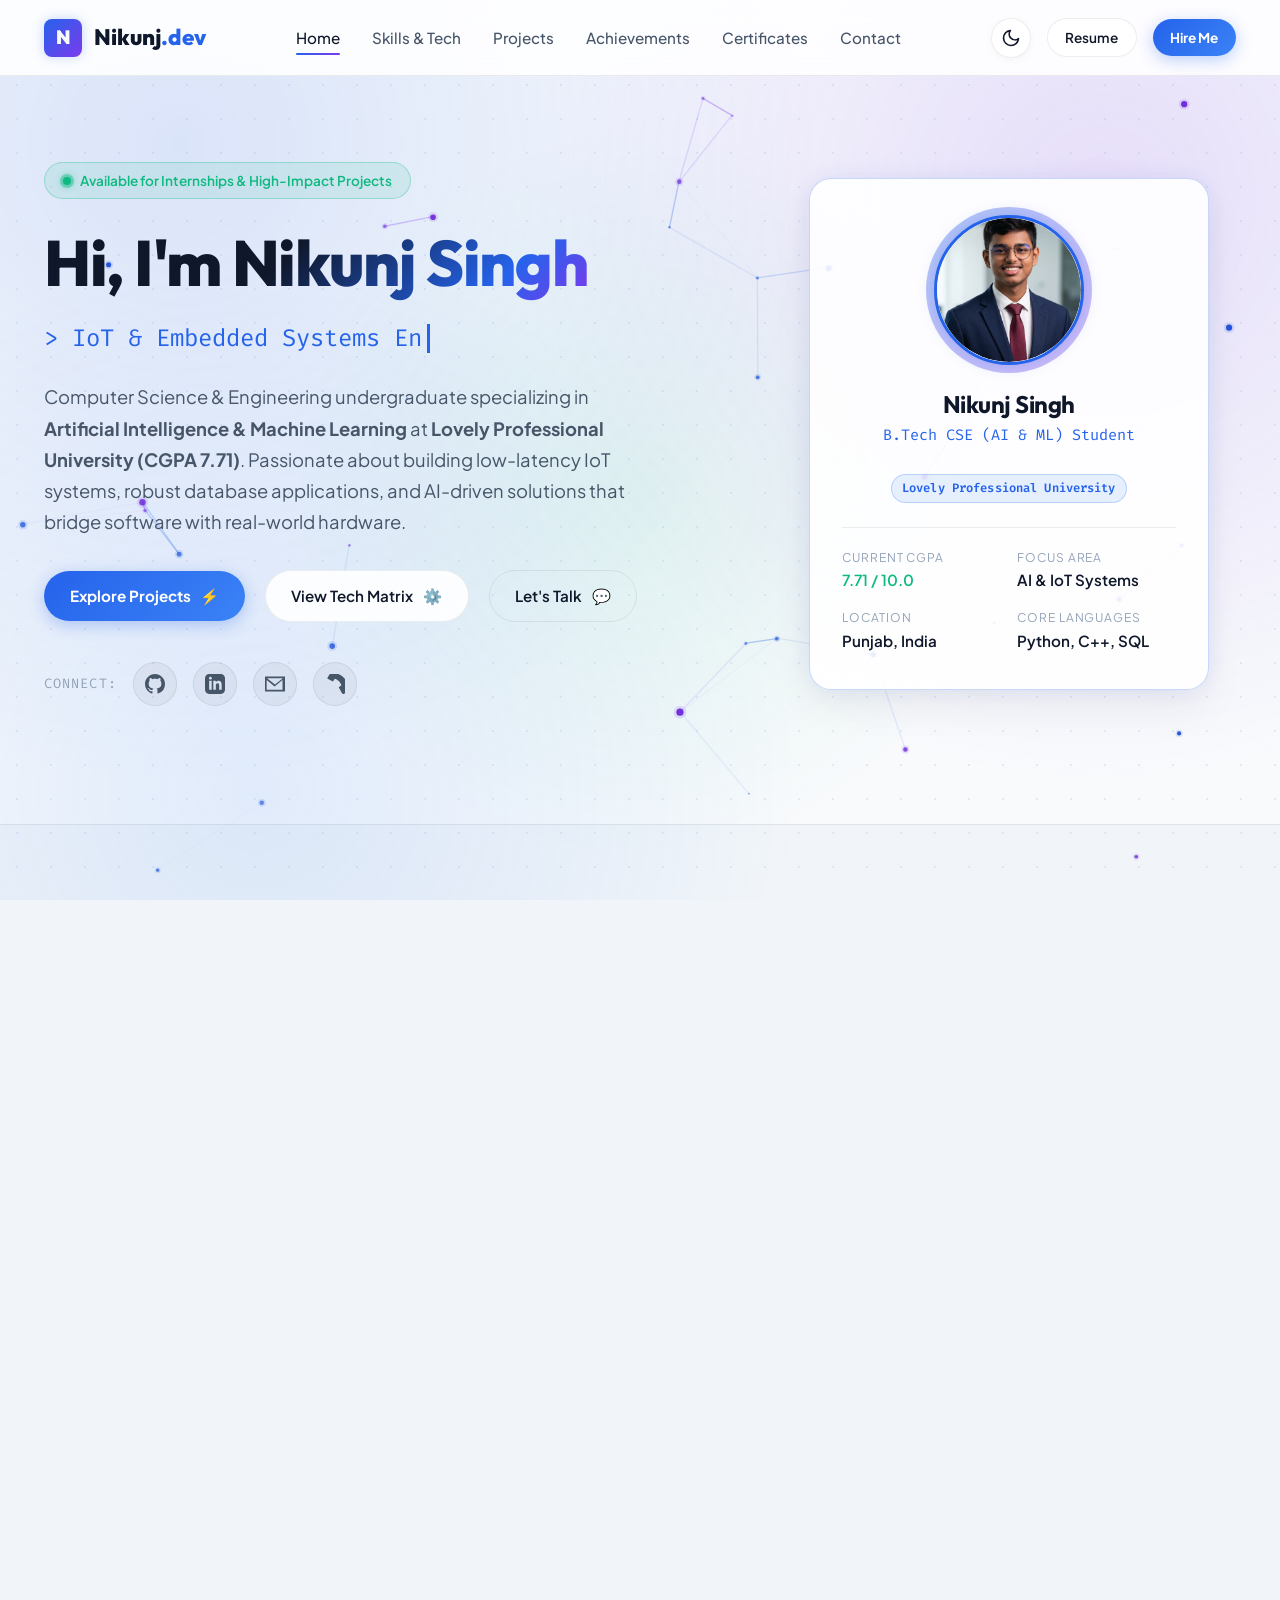
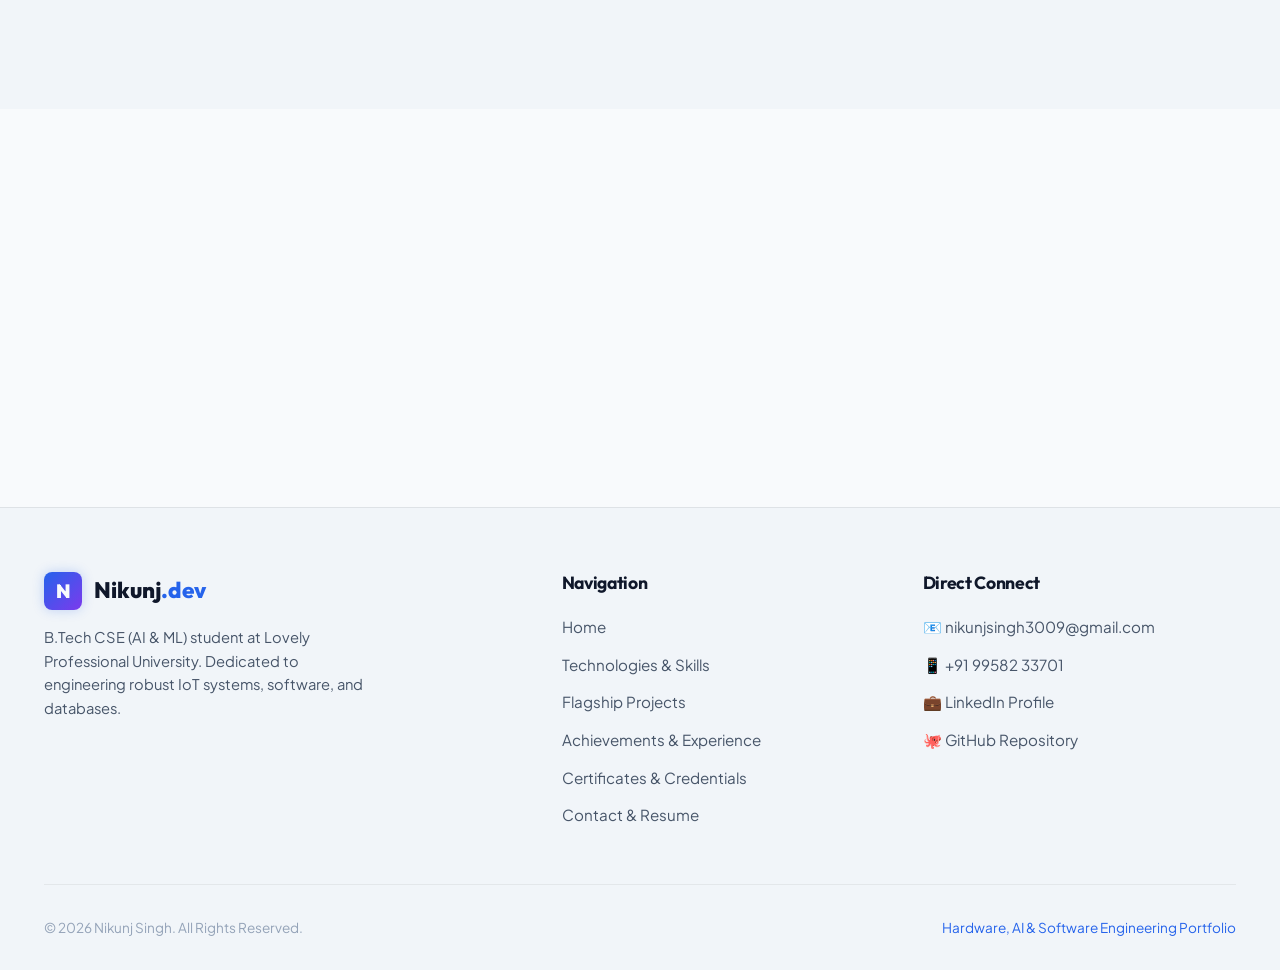
<file: index.html>
<!DOCTYPE html>
<html lang="en">
<head>
  <meta charset="UTF-8">
  <meta name="viewport" content="width=device-width, initial-scale=1.0">
  <title>Nikunj Singh | Computer Science & AI Engineer Portfolio</title>
  <meta name="description" content="Portfolio of Nikunj Singh - B.Tech CSE student specializing in Artificial Intelligence & Machine Learning at Lovely Professional University. IoT innovator, Python & Database developer, NCC cadet, and AIESEC leader.">
  <meta name="keywords" content="Nikunj Singh, Portfolio, AI, Machine Learning, IoT, ESP32, Python, MySQL, LPU, NCC, Developer">
  <meta name="author" content="Nikunj Singh">

  <!-- Open Graph Meta Tags -->
  <meta property="og:title" content="Nikunj Singh | CSE & AI Portfolio">
  <meta property="og:description" content="Explore projects, skills, achievements, and certifications of Nikunj Singh.">
  <meta property="og:type" content="website">

  <!-- Favicon Icon -->
  <link rel="icon" href="data:image/svg+xml,<svg xmlns=%22http://www.w3.org/2000/svg%22 viewBox=%220 0 100 100%22><text y=%22.9em%22 font-size=%2290%22>🚀</text></svg>">

  <!-- Stylesheets -->
  <link rel="stylesheet" href="css/style.css">
  <link rel="stylesheet" href="css/components.css">

  <!-- Zero-Flicker Instant Theme Script -->
  <script>
    (function() {
      var saved = localStorage.getItem('portfolio-theme');
      if (saved === 'dark' || saved === 'light') {
        document.documentElement.setAttribute('data-theme', saved);
      } else if (window.matchMedia && window.matchMedia('(prefers-color-scheme: dark)').matches) {
        document.documentElement.setAttribute('data-theme', 'dark');
      }
    })();
  </script>
</head>
<body>

  <!-- Top Scroll Progress Bar -->
  <div id="scroll-progress"></div>

  <!-- Interactive Background Canvas -->
  <canvas id="particle-canvas"></canvas>

  <!-- =========================================================================
       NAVIGATION BAR
       ========================================================================= -->
  <header class="navbar">
    <div class="container nav-container">
      <a href="index.html" class="brand-logo">
        <div class="logo-icon">N</div>
        <span>Nikunj<span class="logo-dot">.dev</span></span>
      </a>

      <ul class="nav-menu">
        <li><a href="index.html" class="nav-link active">Home</a></li>
        <li><a href="skills.html" class="nav-link">Skills & Tech</a></li>
        <li><a href="projects.html" class="nav-link">Projects</a></li>
        <li><a href="achievements.html" class="nav-link">Achievements</a></li>
        <li><a href="certificates.html" class="nav-link">Certificates</a></li>
        <li><a href="contact.html" class="nav-link">Contact</a></li>
      </ul>

      <div class="nav-actions">
        <button class="theme-toggle-btn" aria-label="Toggle dark/light theme" title="Toggle theme">
          <svg class="theme-icon icon-moon" xmlns="http://www.w3.org/2000/svg" width="20" height="20" viewBox="0 0 24 24" fill="none" stroke="currentColor" stroke-width="2" stroke-linecap="round" stroke-linejoin="round">
            <path d="M21 12.79A9 9 0 1 1 11.21 3 7 7 0 0 0 21 12.79z"></path>
          </svg>
          <svg class="theme-icon icon-sun" xmlns="http://www.w3.org/2000/svg" width="20" height="20" viewBox="0 0 24 24" fill="none" stroke="currentColor" stroke-width="2" stroke-linecap="round" stroke-linejoin="round">
            <circle cx="12" cy="12" r="5"></circle>
            <line x1="12" y1="1" x2="12" y2="3"></line>
            <line x1="12" y1="21" x2="12" y2="23"></line>
            <line x1="4.22" y1="4.22" x2="5.64" y2="5.64"></line>
            <line x1="18.36" y1="18.36" x2="19.78" y2="19.78"></line>
            <line x1="1" y1="12" x2="3" y2="12"></line>
            <line x1="21" y1="12" x2="23" y2="12"></line>
            <line x1="4.22" y1="19.78" x2="5.64" y2="18.36"></line>
            <line x1="18.36" y1="5.64" x2="19.78" y2="4.22"></line>
          </svg>
        </button>
        <a href="contact.html#resume-section" class="btn btn-sm btn-secondary">Resume</a>
        <a href="contact.html" class="btn btn-sm btn-primary">Hire Me</a>
        <button class="nav-toggle" aria-label="Toggle navigation menu">☰</button>
      </div>
    </div>
  </header>

  <!-- Mobile Drawer Menu -->
  <div class="mobile-nav-drawer">
    <a href="index.html" class="nav-link active"><span>Home</span> <span>→</span></a>
    <a href="skills.html" class="nav-link"><span>Skills & Tech Stack</span> <span>→</span></a>
    <a href="projects.html" class="nav-link"><span>Flagship Projects</span> <span>→</span></a>
    <a href="achievements.html" class="nav-link"><span>Achievements & Leadership</span> <span>→</span></a>
    <a href="certificates.html" class="nav-link"><span>Certifications</span> <span>→</span></a>
    <a href="contact.html" class="nav-link"><span>Get In Touch</span> <span>→</span></a>
    <div class="mobile-theme-row">
      <span class="mobile-theme-label">
        <span>🌓</span>
        <span class="mobile-theme-text">Theme Mode</span>
      </span>
      <button class="theme-toggle-btn mobile-toggle" aria-label="Toggle dark/light theme" title="Toggle theme">
        <svg class="theme-icon icon-moon" xmlns="http://www.w3.org/2000/svg" width="20" height="20" viewBox="0 0 24 24" fill="none" stroke="currentColor" stroke-width="2" stroke-linecap="round" stroke-linejoin="round">
          <path d="M21 12.79A9 9 0 1 1 11.21 3 7 7 0 0 0 21 12.79z"></path>
        </svg>
        <svg class="theme-icon icon-sun" xmlns="http://www.w3.org/2000/svg" width="20" height="20" viewBox="0 0 24 24" fill="none" stroke="currentColor" stroke-width="2" stroke-linecap="round" stroke-linejoin="round">
          <circle cx="12" cy="12" r="5"></circle>
          <line x1="12" y1="1" x2="12" y2="3"></line>
          <line x1="12" y1="21" x2="12" y2="23"></line>
          <line x1="4.22" y1="4.22" x2="5.64" y2="5.64"></line>
          <line x1="18.36" y1="18.36" x2="19.78" y2="19.78"></line>
          <line x1="1" y1="12" x2="3" y2="12"></line>
          <line x1="21" y1="12" x2="23" y2="12"></line>
          <line x1="4.22" y1="19.78" x2="5.64" y2="18.36"></line>
          <line x1="18.36" y1="5.64" x2="19.78" y2="4.22"></line>
        </svg>
      </button>
    </div>
    <div style="margin-top: 0.5rem; display: flex; gap: 0.75rem;">
      <a href="contact.html#resume-section" class="btn btn-secondary" style="flex:1;">View Resume</a>
      <a href="contact.html" class="btn btn-primary" style="flex:1;">Connect</a>
    </div>
  </div>

  <main>
    <!-- =======================================================================
         1. HERO SECTION
         ======================================================================= -->
    <section class="hero-section">
      <div class="container">
        <div class="hero-grid">
          
          <div class="hero-content reveal">
            <div class="hero-badge">
              <span class="status-dot"></span>
              Available for Internships & High-Impact Projects
            </div>

            <h1 class="hero-title">
              Hi, I'm <span class="gradient-text">Nikunj Singh</span>
            </h1>

            <div class="typed-text-wrapper">
              <span>&gt;&nbsp;</span><span id="typed-text"></span><span class="typed-cursor"></span>
            </div>

            <p class="hero-bio">
              Computer Science & Engineering undergraduate specializing in <strong>Artificial Intelligence & Machine Learning</strong> at <strong>Lovely Professional University (CGPA 7.71)</strong>. Passionate about building low-latency IoT systems, robust database applications, and AI-driven solutions that bridge software with real-world hardware.
            </p>

            <div class="hero-cta">
              <a href="projects.html" class="btn btn-primary">
                <span>Explore Projects</span>
                <span>⚡</span>
              </a>
              <a href="skills.html" class="btn btn-secondary">
                <span>View Tech Matrix</span>
                <span>⚙️</span>
              </a>
              <a href="contact.html" class="btn btn-outline">
                <span>Let's Talk</span>
                <span>💬</span>
              </a>
            </div>

            <div class="hero-socials">
              <span style="font-size: 0.85rem; color: var(--text-subtle); text-transform: uppercase; font-family: var(--font-mono); letter-spacing: 0.08em;">Connect:</span>
              <a href="https://github.com/nikunjsingh3009" target="_blank" rel="noopener noreferrer" class="social-btn" title="GitHub Profile">
                <svg width="20" height="20" fill="currentColor" viewBox="0 0 24 24"><path d="M12 0C5.37 0 0 5.37 0 12c0 5.31 3.435 9.795 8.205 11.385.6.105.825-.255.825-.57 0-.285-.015-1.23-.015-2.235-3.015.555-3.795-.735-4.035-1.41-.135-.345-.72-1.41-1.23-1.695-.42-.225-1.02-.78-.015-.795.945-.015 1.62.87 1.845 1.23 1.08 1.815 2.805 1.305 3.495.99.105-.78.42-1.305.765-1.605-2.67-.3-5.46-1.335-5.46-5.925 0-1.305.465-2.385 1.23-3.225-.12-.3-.54-1.53.12-3.18 0 0 1.005-.315 3.3 1.23.96-.27 1.98-.405 3-.405s2.04.135 3 .405c2.295-1.56 3.3-1.23 3.3-1.23.66 1.65.24 2.88.12 3.18.765.84 1.23 1.905 1.23 3.225 0 4.605-2.805 5.625-5.475 5.925.435.375.81 1.095.81 2.22 0 1.605-.015 2.895-.015 3.3 0 .315.225.69.825.57A12.02 12.02 0 0024 12c0-6.63-5.37-12-12-12z"/></svg>
              </a>
              <a href="https://www.linkedin.com/in/nikunjjsingh" target="_blank" rel="noopener noreferrer" class="social-btn" title="LinkedIn Profile">
                <svg width="20" height="20" fill="currentColor" viewBox="0 0 24 24"><path d="M19 0h-14c-2.761 0-5 2.239-5 5v14c0 2.761 2.239 5 5 5h14c2.762 0 5-2.239 5-5v-14c0-2.761-2.238-5-5-5zm-11 19h-3v-11h3v11zm-1.5-12.268c-.966 0-1.75-.79-1.75-1.764s.784-1.764 1.75-1.764 1.75.79 1.75 1.764-.783 1.764-1.75 1.764zm13.5 12.268h-3v-5.604c0-3.368-4-3.113-4 0v5.604h-3v-11h3v1.765c1.396-2.586 7-2.777 7 2.476v6.759z"/></svg>
              </a>
              <a href="mailto:nikunjsingh3009@gmail.com" class="social-btn" title="Direct Email">
                <svg width="20" height="20" fill="currentColor" viewBox="0 0 24 24"><path d="M0 3v18h24v-18h-24zm21.518 2l-9.518 7.713-9.518-7.713h19.036zm-19.518 14v-11.817l9.518 7.713 9.518-7.713v11.817h-19.036z"/></svg>
              </a>
              <a href="tel:+919958233701" class="social-btn" title="Direct Phone Call">
                <svg width="20" height="20" fill="currentColor" viewBox="0 0 24 24"><path d="M20 22.621l-3.521-6.795 3.197-2.459c-.379-1.161-1.02-2.316-1.921-3.468-1.503-1.919-3.462-3.305-5.877-4.158l-2.459 3.197-6.795-3.521 1.752-3.377c1.391-2.679 4.382-4.04 7.473-3.407 8.358 1.711 14.869 8.222 16.58 16.58.633 3.091-.728 6.082-3.407 7.473l-3.377 1.752z"/></svg>
              </a>
            </div>
          </div>

          <!-- Hero Profile Card Widget -->
          <div class="hero-visual reveal reveal-zoom delay-2">
            <div class="profile-card">
              <div class="avatar-wrapper">
                <div class="avatar-glow"></div>
                <div class="avatar-img-box">
                  <img src="images/nikunj.png" alt="Nikunj Singh" width="150" height="150" loading="eager" decoding="async" style="width: 100%; height: 100%; object-fit: cover; border-radius: 50%;">
                </div>
              </div>

              <h2 class="profile-name">Nikunj Singh</h2>
              <p class="profile-role">B.Tech CSE (AI & ML) Student</p>
              <div class="badge badge-cyan" style="margin-bottom: 1.5rem;">Lovely Professional University</div>

              <div class="profile-meta-grid">
                <div class="meta-item">
                  <span class="meta-label">Current CGPA</span>
                  <span class="meta-val" style="color: var(--accent-emerald);">7.71 / 10.0</span>
                </div>
                <div class="meta-item">
                  <span class="meta-label">Focus Area</span>
                  <span class="meta-val">AI & IoT Systems</span>
                </div>
                <div class="meta-item">
                  <span class="meta-label">Location</span>
                  <span class="meta-val">Punjab, India</span>
                </div>
                <div class="meta-item">
                  <span class="meta-label">Core Languages</span>
                  <span class="meta-val">Python, C++, SQL</span>
                </div>
              </div>
            </div>
          </div>

        </div>
      </div>
    </section>

    <!-- =======================================================================
         2. FEATURED PROJECTS PREVIEW SECTION
         ======================================================================= -->
    <section class="section-padding" style="background: var(--bg-tertiary); border-top: 1px solid var(--border-subtle); border-bottom: 1px solid var(--border-subtle);">
      <div class="container">
        
        <div class="section-header reveal">
          <span class="section-tag">Showcase</span>
          <h2 class="section-title">Engineered with <span class="gradient-text">Precision & Innovation</span></h2>
          <p class="section-desc">Practical systems combining hardware microcontrollers, low-latency messaging, and normalized database management.</p>
        </div>

        <div class="grid-2">
          
          <!-- Project Card 1: IoT Voice Appliance Controller -->
          <div class="glass-card project-card reveal reveal-left">
            <div class="project-header">
              <div class="project-type-badge">
                <span class="badge badge-cyan">IoT & Embedded Systems</span>
                <span class="badge badge-purple">Hardware</span>
              </div>
              <span class="project-date">Dec 2025</span>
            </div>

            <h3 class="project-card-title">Voice-Controlled Appliance Controller</h3>
            <p class="project-card-desc">
              IoT-based smart home automation system enabling seamless appliance control via Google Assistant and Amazon Alexa voice commands. Programmed ESP32 microcontrollers with MQTT and IFTTT for sub-second switching latency and opto-isolated relay safety.
            </p>

            <div class="project-highlights">
              <div class="highlight-item">
                <span class="highlight-icon">⚡</span>
                <span>Sub-second voice response time via lightweight MQTT broker</span>
              </div>
              <div class="highlight-item">
                <span class="highlight-icon">🛡️</span>
                <span>Optocoupler relay circuits with power management & device isolation</span>
              </div>
            </div>

            <div class="tech-tag-group">
              <span class="tech-tag highlight">ESP32</span>
              <span class="tech-tag">Arduino Framework</span>
              <span class="tech-tag">MQTT</span>
              <span class="tech-tag">IFTTT</span>
              <span class="tech-tag">Google Assistant</span>
              <span class="tech-tag">Embedded C</span>
            </div>

            <div class="project-card-footer">
              <a href="projects.html#iot-project" class="btn btn-sm btn-primary">
                <span>Launch Interactive Simulator</span>
                <span>→</span>
              </a>
              <a href="https://github.com/nikunjsingh3009" target="_blank" rel="noopener" class="btn btn-sm btn-secondary">
                <span>GitHub</span>
                <span>↗</span>
              </a>
            </div>
          </div>

          <!-- Project Card 2: Hotel Management System -->
          <div class="glass-card project-card reveal reveal-right">
            <div class="project-header">
              <div class="project-type-badge">
                <span class="badge badge-purple">Python & MySQL</span>
                <span class="badge badge-cyan">Relational DBMS</span>
              </div>
              <span class="project-date">Jan 2025</span>
            </div>

            <h3 class="project-card-title">Hotel Management System</h3>
            <p class="project-card-desc">
              Comprehensive hospitality software developed in Python integrated with MySQL. Automates guest registrations, room reservation allocations, check-in workflows, real-time database queries, and billing calculations with 3NF relational normalization.
            </p>

            <div class="project-highlights">
              <div class="highlight-item">
                <span class="highlight-icon">🗄️</span>
                <span>Normalized MySQL database with ACID transaction integrity</span>
              </div>
              <div class="highlight-item">
                <span class="highlight-icon">🔄</span>
                <span>Real-time CRUD operations via Python MySQL connector</span>
              </div>
            </div>

            <div class="tech-tag-group">
              <span class="tech-tag highlight">Python 3.x</span>
              <span class="tech-tag">MySQL</span>
              <span class="tech-tag">SQL DDL / DML</span>
              <span class="tech-tag">DBMS</span>
              <span class="tech-tag">Database Connectivity</span>
            </div>

            <div class="project-card-footer">
              <a href="projects.html#hotel-project" class="btn btn-sm btn-primary">
                <span>View Database Architecture</span>
                <span>→</span>
              </a>
              <a href="https://github.com/nikunjsingh3009" target="_blank" rel="noopener" class="btn btn-sm btn-secondary">
                <span>GitHub</span>
                <span>↗</span>
              </a>
            </div>
          </div>

        </div>

        <div style="text-align: center; margin-top: 2.5rem;" class="reveal">
          <a href="projects.html" class="btn btn-secondary">
            <span>Explore All Systems & Live Simulators</span>
            <span>🚀</span>
          </a>
        </div>

      </div>
    </section>

    <!-- =======================================================================
         3. TECHNICAL PROFICIENCIES HIGHLIGHT
         ======================================================================= -->
    <section class="section-padding">
      <div class="container">
        
        <div class="section-header reveal">
          <span class="section-tag">Competencies</span>
          <h2 class="section-title">Technical <span class="gradient-text">Proficiencies</span></h2>
          <p class="section-desc">Solid foundation in computer science core principles, programming languages, and engineering tools.</p>
        </div>

        <div class="grid-4">
          
          <div class="glass-card skill-mini-card reveal">
            <div class="skill-mini-icon">💻</div>
            <h4>Languages</h4>
            <p>C, C++, Python, SQL</p>
            <div class="skill-mini-bar"><div class="skill-bar-fill" data-level="90%"></div></div>
          </div>

          <div class="glass-card skill-mini-card reveal">
            <div class="skill-mini-icon">🗄️</div>
            <h4>Databases</h4>
            <p>MySQL, PL/SQL</p>
            <div class="skill-mini-bar"><div class="skill-bar-fill" data-level="86%"></div></div>
          </div>

          <div class="glass-card skill-mini-card reveal">
            <div class="skill-mini-icon">🧠</div>
            <h4>Core CS</h4>
            <p>DSA, OOPS, DBMS, Computer Networks</p>
            <div class="skill-mini-bar"><div class="skill-bar-fill" data-level="88%"></div></div>
          </div>

          <div class="glass-card skill-mini-card reveal">
            <div class="skill-mini-icon">🛠️</div>
            <h4>Tools & Platforms</h4>
            <p>VSCode, GitHub, ESP32, MQTT</p>
            <div class="skill-mini-bar"><div class="skill-bar-fill" data-level="92%"></div></div>
          </div>

        </div>

        <div style="text-align: center; margin-top: 2.5rem;" class="reveal">
          <a href="skills.html" class="btn btn-primary">
            <span>Inspect Interactive Skills Matrix & Code Runner</span>
            <span>⚡</span>
          </a>
        </div>

      </div>
    </section>

    <!-- =======================================================================
         4. ACADEMICS & CO-CURRICULAR SNAPSHOT
         ======================================================================= -->
    <section class="section-padding" style="background: var(--bg-tertiary); border-top: 1px solid var(--border-subtle);">
      <div class="container">
        
        <div class="section-header reveal">
          <span class="section-tag">Milestones</span>
          <h2 class="section-title">Education & <span class="gradient-text">Leadership</span></h2>
          <p class="section-desc">Consistent academic merit backed by military discipline and global youth organization leadership.</p>
        </div>

        <div class="grid-3">
          
          <div class="glass-card milestone-card reveal">
            <div class="milestone-badge">Currently Enrolled</div>
            <div class="milestone-icon">🎓</div>
            <h3>B.Tech - Computer Science & Engineering</h3>
            <p class="milestone-sub">Specialization in Artificial Intelligence & Machine Learning</p>
            <p class="milestone-inst">Lovely Professional University, Punjab</p>
            <div class="milestone-score">
              <span>CGPA:</span> <strong>7.71</strong>
            </div>
          </div>

          <div class="glass-card milestone-card reveal">
            <div class="milestone-badge">Defence & Leadership</div>
            <div class="milestone-icon">🎖️</div>
            <h3>NCC Military Hospital Camp & AIESEC</h3>
            <p class="milestone-sub">Military Attachment Training & Youth Outreach</p>
            <p class="milestone-inst">MH Jalandhar & AIESEC LPU</p>
            <div class="milestone-score">
              <span>Impact:</span> <strong>Discipline & Campaign Lead</strong>
            </div>
          </div>

          <div class="glass-card milestone-card reveal">
            <div class="milestone-badge">Senior Secondary</div>
            <div class="milestone-icon">📜</div>
            <h3>Intermediate (Class XII)</h3>
            <p class="milestone-sub">Higher Secondary Science & Technical Foundation</p>
            <p class="milestone-inst">SBS AFPS, New Delhi</p>
            <div class="milestone-score">
              <span>Percentage:</span> <strong>92.2%</strong>
            </div>
          </div>

        </div>

        <div style="text-align: center; margin-top: 2.5rem;" class="reveal">
          <a href="achievements.html" class="btn btn-secondary">
            <span>Read Complete Co-Curricular & Military Dossier</span>
            <span>→</span>
          </a>
        </div>

      </div>
    </section>

    <!-- =======================================================================
         5. CALL TO ACTION BANNER
         ======================================================================= -->
    <section class="section-padding">
      <div class="container">
        <div class="glass-card cta-banner reveal">
          <div class="cta-content">
            <h2 class="cta-title">Ready to Build Next-Generation Software & Systems?</h2>
            <p class="cta-desc">
              I am actively seeking internship opportunities, collaborative research, and software engineering challenges. Let's connect and build something extraordinary.
            </p>
            <div class="cta-actions">
              <a href="contact.html" class="btn btn-primary">
                <span>Get In Touch With Nikunj</span>
                <span>📬</span>
              </a>
              <a href="contact.html#resume-section" class="btn btn-secondary">
                <span>View Verified Resume Dossier</span>
                <span>📄</span>
              </a>
            </div>
          </div>
        </div>
      </div>
    </section>

  </main>

  <!-- =========================================================================
       FOOTER
       ========================================================================= -->
  <footer class="footer">
    <div class="container">
      <div class="footer-grid">
        <div>
          <a href="index.html" class="brand-logo" style="margin-bottom: 1rem;">
            <div class="logo-icon">N</div>
            <span>Nikunj<span class="logo-dot">.dev</span></span>
          </a>
          <p style="color: var(--text-muted); font-size: 0.92rem; max-width: 320px; line-height: 1.6;">
            B.Tech CSE (AI & ML) student at Lovely Professional University. Dedicated to engineering robust IoT systems, software, and databases.
          </p>
        </div>

        <div>
          <h4 class="footer-col-title">Navigation</h4>
          <ul class="footer-links">
            <li><a href="index.html">Home</a></li>
            <li><a href="skills.html">Technologies & Skills</a></li>
            <li><a href="projects.html">Flagship Projects</a></li>
            <li><a href="achievements.html">Achievements & Experience</a></li>
            <li><a href="certificates.html">Certificates & Credentials</a></li>
            <li><a href="contact.html">Contact & Resume</a></li>
          </ul>
        </div>

        <div>
          <h4 class="footer-col-title">Direct Connect</h4>
          <ul class="footer-links">
            <li><a href="mailto:nikunjsingh3009@gmail.com">📧 nikunjsingh3009@gmail.com</a></li>
            <li><a href="tel:+919958233701">📱 +91 99582 33701</a></li>
            <li><a href="https://www.linkedin.com/in/nikunjjsingh" target="_blank" rel="noopener">💼 LinkedIn Profile</a></li>
            <li><a href="https://github.com/nikunjsingh3009" target="_blank" rel="noopener">🐙 GitHub Repository</a></li>
          </ul>
        </div>
      </div>

      <div class="footer-bottom">
        <div>© 2026 Nikunj Singh. All Rights Reserved.</div>
        <div style="color: var(--accent-cyan);">Hardware, AI & Software Engineering Portfolio</div>
      </div>
    </div>
  </footer>

  <!-- Scripts -->
  <script src="js/main.js"></script>
</body>
</html>
</file>
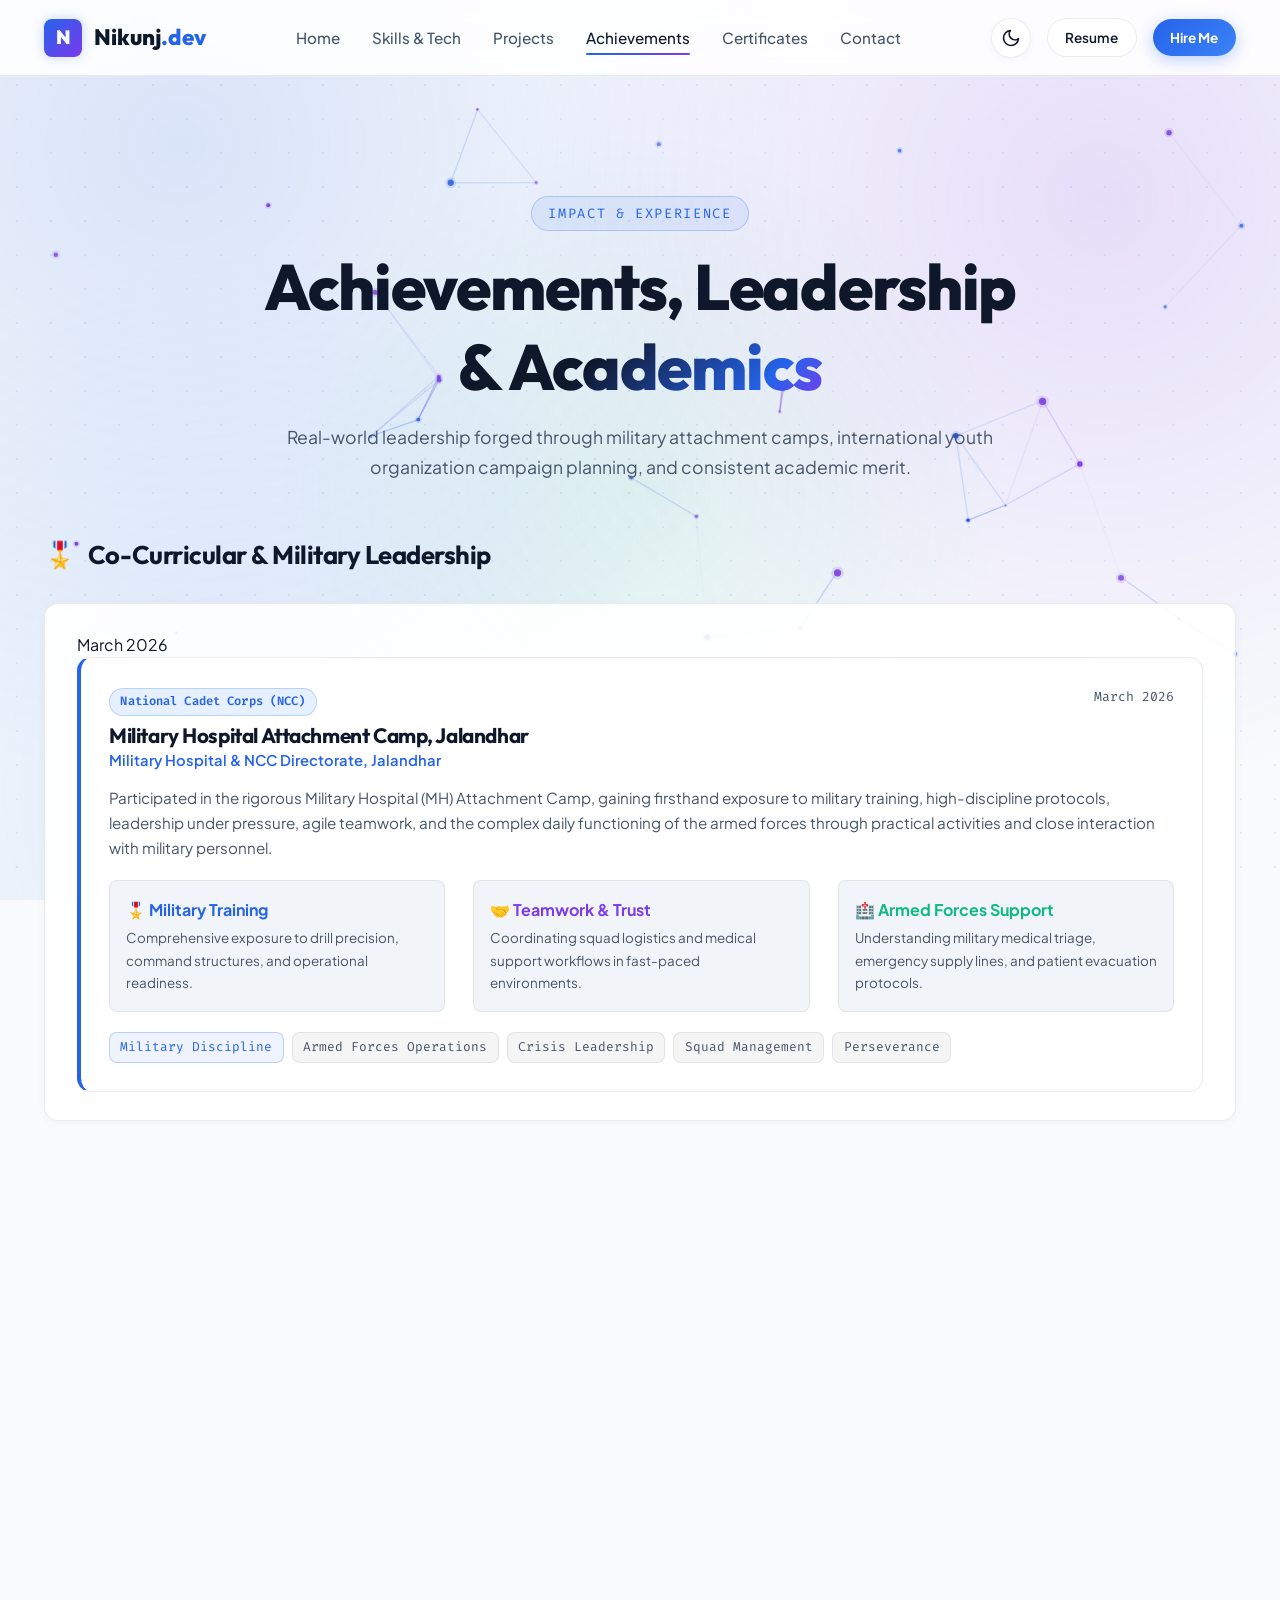
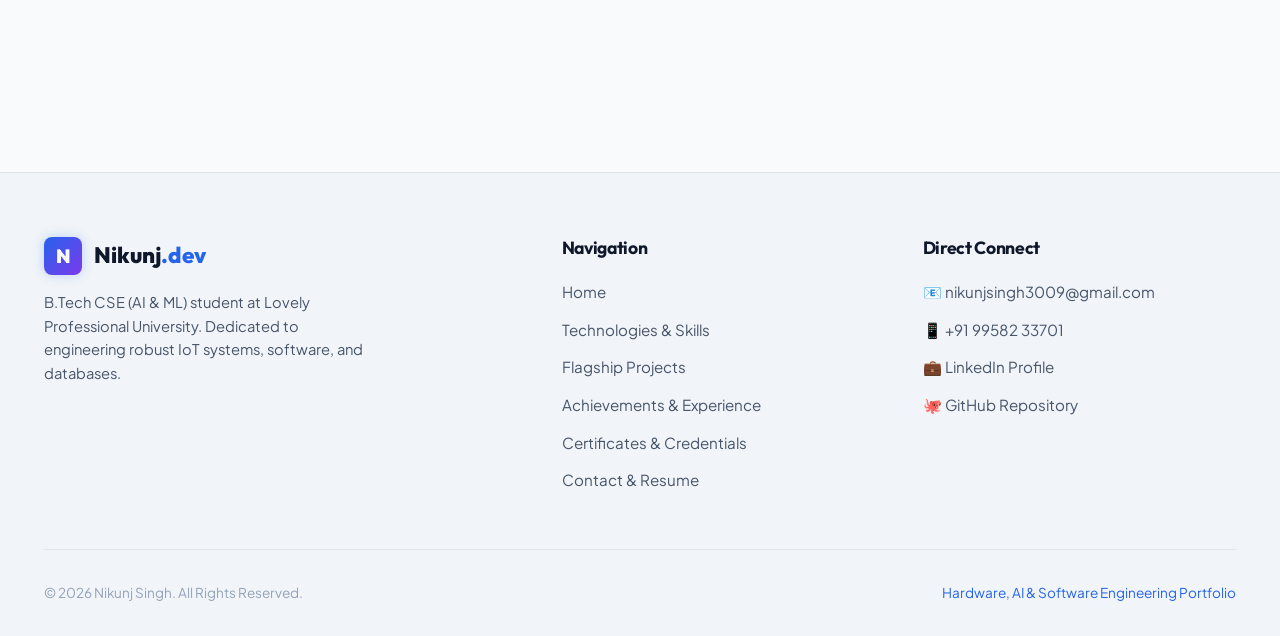
<file: achievements.html>
<!DOCTYPE html>
<html lang="en">
<head>
  <meta charset="UTF-8">
  <meta name="viewport" content="width=device-width, initial-scale=1.0">
  <title>Achievements, Experience & Education | Nikunj Singh</title>
  <meta name="description" content="Explore Nikunj Singh's leadership accomplishments, NCC military hospital camp attachment, AIESEC student outreach, Youth Speak Forum, and academic milestones.">
  <meta name="keywords" content="Nikunj Singh, Achievements, NCC, Military Hospital Camp, AIESEC, LPU, Youth Speak Forum, Education, Leadership">
  <meta name="author" content="Nikunj Singh">

  <!-- Open Graph Meta Tags -->
  <meta property="og:title" content="Nikunj Singh | Achievements, Leadership & Academics">
  <meta property="og:description" content="Discover Nikunj Singh's leadership in NCC Military Hospital Attachment, AIESEC, and strong academic trajectory.">
  <meta property="og:type" content="website">

  <!-- Favicon -->
  <link rel="icon" href="data:image/svg+xml,<svg xmlns=%22http://www.w3.org/2000/svg%22 viewBox=%220 0 100 100%22><text y=%22.9em%22 font-size=%2290%22>🎖️</text></svg>">

  <!-- Stylesheets -->
  <link rel="stylesheet" href="css/style.css">
  <link rel="stylesheet" href="css/components.css">

  <script>
    (function() {
      var saved = localStorage.getItem('portfolio-theme');
      if (saved === 'dark' || saved === 'light') {
        document.documentElement.setAttribute('data-theme', saved);
      } else if (window.matchMedia && window.matchMedia('(prefers-color-scheme: dark)').matches) {
        document.documentElement.setAttribute('data-theme', 'dark');
      }
    })();
  </script>
</head>
<body>

  <div id="scroll-progress"></div>
  <canvas id="particle-canvas"></canvas>

  <!-- NAVBAR -->
  <header class="navbar">
    <div class="container nav-container">
      <a href="index.html" class="brand-logo">
        <div class="logo-icon">N</div>
        <span>Nikunj<span class="logo-dot">.dev</span></span>
      </a>

      <ul class="nav-menu">
        <li><a href="index.html" class="nav-link">Home</a></li>
        <li><a href="skills.html" class="nav-link">Skills & Tech</a></li>
        <li><a href="projects.html" class="nav-link">Projects</a></li>
        <li><a href="achievements.html" class="nav-link active">Achievements</a></li>
        <li><a href="certificates.html" class="nav-link">Certificates</a></li>
        <li><a href="contact.html" class="nav-link">Contact</a></li>
      </ul>

      <div class="nav-actions">
        <button class="theme-toggle-btn" aria-label="Toggle dark/light theme" title="Toggle theme">
          <svg class="theme-icon icon-moon" xmlns="http://www.w3.org/2000/svg" width="20" height="20" viewBox="0 0 24 24" fill="none" stroke="currentColor" stroke-width="2" stroke-linecap="round" stroke-linejoin="round">
            <path d="M21 12.79A9 9 0 1 1 11.21 3 7 7 0 0 0 21 12.79z"></path>
          </svg>
          <svg class="theme-icon icon-sun" xmlns="http://www.w3.org/2000/svg" width="20" height="20" viewBox="0 0 24 24" fill="none" stroke="currentColor" stroke-width="2" stroke-linecap="round" stroke-linejoin="round">
            <circle cx="12" cy="12" r="5"></circle>
            <line x1="12" y1="1" x2="12" y2="3"></line>
            <line x1="12" y1="21" x2="12" y2="23"></line>
            <line x1="4.22" y1="4.22" x2="5.64" y2="5.64"></line>
            <line x1="18.36" y1="18.36" x2="19.78" y2="19.78"></line>
            <line x1="1" y1="12" x2="3" y2="12"></line>
            <line x1="21" y1="12" x2="23" y2="12"></line>
            <line x1="4.22" y1="19.78" x2="5.64" y2="18.36"></line>
            <line x1="18.36" y1="5.64" x2="19.78" y2="4.22"></line>
          </svg>
        </button>
        <a href="contact.html#resume-section" class="btn btn-sm btn-secondary">Resume</a>
        <a href="contact.html" class="btn btn-sm btn-primary">Hire Me</a>
        <button class="nav-toggle" aria-label="Toggle navigation menu">☰</button>
      </div>
    </div>
  </header>

  <!-- Mobile Drawer Menu -->
  <div class="mobile-nav-drawer">
    <a href="index.html" class="nav-link"><span>Home</span> <span>→</span></a>
    <a href="skills.html" class="nav-link"><span>Skills & Tech Stack</span> <span>→</span></a>
    <a href="projects.html" class="nav-link"><span>Flagship Projects</span> <span>→</span></a>
    <a href="achievements.html" class="nav-link active"><span>Achievements & Leadership</span> <span>→</span></a>
    <a href="certificates.html" class="nav-link"><span>Certifications</span> <span>→</span></a>
    <a href="contact.html" class="nav-link"><span>Get In Touch</span> <span>→</span></a>
    <div class="mobile-theme-row">
      <span class="mobile-theme-label">
        <span>🌓</span>
        <span class="mobile-theme-text">Theme Mode</span>
      </span>
      <button class="theme-toggle-btn mobile-toggle" aria-label="Toggle dark/light theme" title="Toggle theme">
        <svg class="theme-icon icon-moon" xmlns="http://www.w3.org/2000/svg" width="20" height="20" viewBox="0 0 24 24" fill="none" stroke="currentColor" stroke-width="2" stroke-linecap="round" stroke-linejoin="round">
          <path d="M21 12.79A9 9 0 1 1 11.21 3 7 7 0 0 0 21 12.79z"></path>
        </svg>
        <svg class="theme-icon icon-sun" xmlns="http://www.w3.org/2000/svg" width="20" height="20" viewBox="0 0 24 24" fill="none" stroke="currentColor" stroke-width="2" stroke-linecap="round" stroke-linejoin="round">
          <circle cx="12" cy="12" r="5"></circle>
          <line x1="12" y1="1" x2="12" y2="3"></line>
          <line x1="12" y1="21" x2="12" y2="23"></line>
          <line x1="4.22" y1="4.22" x2="5.64" y2="5.64"></line>
          <line x1="18.36" y1="18.36" x2="19.78" y2="19.78"></line>
          <line x1="1" y1="12" x2="3" y2="12"></line>
          <line x1="21" y1="12" x2="23" y2="12"></line>
          <line x1="4.22" y1="19.78" x2="5.64" y2="18.36"></line>
          <line x1="18.36" y1="5.64" x2="19.78" y2="4.22"></line>
        </svg>
      </button>
    </div>
  </div>

  <main style="padding-top: calc(var(--nav-height) + 2rem);">
    <section class="section-padding">
      <div class="container">
        
        <div class="section-header reveal">
          <span class="section-tag">Impact & Experience</span>
          <h1 class="section-title">Achievements, Leadership & <span class="gradient-text">Academics</span></h1>
          <p class="section-desc">Real-world leadership forged through military attachment camps, international youth organization campaign planning, and consistent academic merit.</p>
        </div>

        <!-- ===================================================================
             SECTION 1: CO-CURRICULAR & LEADERSHIP EXCELLENCE
             =================================================================== -->
        <div style="margin-bottom: 5rem;">
          <h2 class="reveal" style="font-size: 1.6rem; margin-bottom: 2rem; display: flex; align-items: center; gap: 0.75rem;">
            <span>🎖️</span> Co-Curricular & Military Leadership
          </h2>

          <div class="timeline-container">
            
            <!-- Item 1: Military Hospital Attachment Camp (NCC) -->
            <div class="timeline-card reveal reveal-left">
              <div class="timeline-badge-year">March 2026</div>
              <div class="timeline-content glass-card" style="border-left: 4px solid var(--accent-cyan);">
                <div style="display: flex; justify-content: space-between; align-items: flex-start; flex-wrap: wrap; gap: 0.5rem; margin-bottom: 0.75rem;">
                  <div>
                    <span class="badge badge-cyan">National Cadet Corps (NCC)</span>
                    <h3 style="font-size: 1.3rem; margin-top: 0.35rem; color: var(--text-main);">Military Hospital Attachment Camp, Jalandhar</h3>
                    <p style="color: var(--accent-cyan); font-weight: 600; font-size: 0.92rem; margin: 0;">Military Hospital & NCC Directorate, Jalandhar</p>
                  </div>
                  <span style="font-family: var(--font-mono); font-size: 0.82rem; color: var(--text-muted);">March 2026</span>
                </div>

                <p style="color: var(--text-muted); font-size: 0.95rem; line-height: 1.65; margin-bottom: 1.25rem;">
                  Participated in the rigorous Military Hospital (MH) Attachment Camp, gaining firsthand exposure to military training, high-discipline protocols, leadership under pressure, agile teamwork, and the complex daily functioning of the armed forces through practical activities and close interaction with military personnel.
                </p>

                <div class="grid-3" style="margin-bottom: 1.25rem;">
                  <div style="background: var(--bg-tertiary); padding: 1rem; border-radius: var(--radius-sm); border: 1px solid var(--border-subtle);">
                    <div style="font-weight: 700; color: var(--accent-cyan); margin-bottom: 0.25rem;">🎖️ Military Training</div>
                    <p style="font-size: 0.84rem; color: var(--text-muted); margin: 0;">Comprehensive exposure to drill precision, command structures, and operational readiness.</p>
                  </div>

                  <div style="background: var(--bg-tertiary); padding: 1rem; border-radius: var(--radius-sm); border: 1px solid var(--border-subtle);">
                    <div style="font-weight: 700; color: var(--accent-purple); margin-bottom: 0.25rem;">🤝 Teamwork & Trust</div>
                    <p style="font-size: 0.84rem; color: var(--text-muted); margin: 0;">Coordinating squad logistics and medical support workflows in fast-paced environments.</p>
                  </div>

                  <div style="background: var(--bg-tertiary); padding: 1rem; border-radius: var(--radius-sm); border: 1px solid var(--border-subtle);">
                    <div style="font-weight: 700; color: var(--accent-emerald); margin-bottom: 0.25rem;">🏥 Armed Forces Support</div>
                    <p style="font-size: 0.84rem; color: var(--text-muted); margin: 0;">Understanding military medical triage, emergency supply lines, and patient evacuation protocols.</p>
                  </div>
                </div>

                <div style="display: flex; gap: 0.5rem; flex-wrap: wrap;">
                  <span class="tech-tag highlight">Military Discipline</span>
                  <span class="tech-tag">Armed Forces Operations</span>
                  <span class="tech-tag">Crisis Leadership</span>
                  <span class="tech-tag">Squad Management</span>
                  <span class="tech-tag">Perseverance</span>
                </div>
              </div>
            </div>

            <!-- Item 2: AIESEC in Jalandhar & LPU Chapter -->
            <div class="timeline-card reveal reveal-right">
              <div class="timeline-badge-year">Aug 2026</div>
              <div class="timeline-content glass-card" style="border-left: 4px solid var(--accent-purple);">
                <div style="display: flex; justify-content: space-between; align-items: flex-start; flex-wrap: wrap; gap: 0.5rem; margin-bottom: 0.75rem;">
                  <div>
                    <span class="badge badge-purple">International Youth Leadership</span>
                    <h3 style="font-size: 1.3rem; margin-top: 0.35rem; color: var(--text-main);">AIESEC — Lovely Professional University</h3>
                    <p style="color: var(--accent-purple); font-weight: 600; font-size: 0.92rem; margin: 0;">Active Member & Marketing Specialist (Letter of Experience: Aug 2026)</p>
                  </div>
                  <span style="font-family: var(--font-mono); font-size: 0.82rem; color: var(--text-muted);">Active Member</span>
                </div>

                <p style="color: var(--text-muted); font-size: 0.95rem; line-height: 1.65; margin-bottom: 1.25rem;">
                  Key contributor in AIESEC Lovely Professional University local committee. Spearheaded dynamic marketing campaigns, cross-functional student outreach, and youth engagement initiatives to foster cross-cultural exchange and youth leadership development.
                </p>

                <ul class="project-bullets" style="margin-bottom: 1.25rem;">
                  <li><strong>Marketing & Campaign Planning:</strong> Formulated targeted promotional funnels for student programs, coordinating graphic asset creation and social media outreach.</li>
                  <li><strong>Student Engagement:</strong> Interfaced with thousands of undergraduates across campus to foster leadership program enrollments and global exchange programs.</li>
                  <li><strong>Team Collaboration:</strong> Partnered with department leads to execute seamless logistical delivery for local youth initiatives.</li>
                </ul>

                <div style="display: flex; gap: 0.5rem; flex-wrap: wrap;">
                  <span class="tech-tag highlight">Campaign Planning</span>
                  <span class="tech-tag">Digital Marketing</span>
                  <span class="tech-tag">Student Outreach</span>
                  <span class="tech-tag">Public Communication</span>
                  <span class="tech-tag">Stakeholder Engagement</span>
                </div>
              </div>
            </div>

            <!-- Item 3: Youth Speak Forum -->
            <div class="timeline-card reveal reveal-left">
              <div class="timeline-badge-year">2026</div>
              <div class="timeline-content glass-card" style="border-left: 4px solid var(--accent-emerald);">
                <div style="display: flex; justify-content: space-between; align-items: flex-start; flex-wrap: wrap; gap: 0.5rem; margin-bottom: 0.75rem;">
                  <div>
                    <span class="badge badge-emerald">Global Youth Platform</span>
                    <h3 style="font-size: 1.3rem; margin-top: 0.35rem; color: var(--text-main);">Youth Speak Forum — Outreach & Event Coordination</h3>
                    <p style="color: var(--accent-emerald); font-weight: 600; font-size: 0.92rem; margin: 0;">AIESEC Flagship Event</p>
                  </div>
                  <span style="font-family: var(--font-mono); font-size: 0.82rem; color: var(--text-muted);">Event Co-Ordinator</span>
                </div>

                <p style="color: var(--text-muted); font-size: 0.95rem; line-height: 1.65; margin-bottom: 1.25rem;">
                  Participated in the planning, digital marketing, and multi-channel promotion of the premier <strong>Youth Speak Forum</strong>. Drove student registrations, coordinated speaker sessions, and managed community outreach touchpoints to bridge young leaders with business executives and changemakers.
                </p>

                <div style="display: flex; gap: 0.5rem; flex-wrap: wrap;">
                  <span class="tech-tag highlight">Event Coordination</span>
                  <span class="tech-tag">Registration Logistics</span>
                  <span class="tech-tag">Public Relations</span>
                  <span class="tech-tag">Cross-Functional Synergy</span>
                </div>
              </div>
            </div>

          </div>
        </div>

        <!-- ===================================================================
             SECTION 2: ACADEMIC MILESTONES & EDUCATION
             =================================================================== -->
        <div>
          <h2 class="reveal" style="font-size: 1.6rem; margin-bottom: 2rem; display: flex; align-items: center; gap: 0.75rem;">
            <span>🎓</span> Academic Milestones & Formal Education
          </h2>

          <div class="timeline-container">
            
            <!-- Degree: LPU B.Tech -->
            <div class="timeline-card reveal reveal-right">
              <div class="timeline-badge-year">2025 - Present</div>
              <div class="timeline-content glass-card" style="border-left: 4px solid var(--accent-cyan);">
                <div style="display: flex; justify-content: space-between; align-items: flex-start; flex-wrap: wrap; gap: 0.5rem; margin-bottom: 0.5rem;">
                  <div>
                    <span class="badge badge-cyan">Bachelor of Technology (B.Tech)</span>
                    <h3 style="font-size: 1.35rem; margin-top: 0.35rem; color: var(--text-main);">Computer Science and Engineering</h3>
                    <p style="font-weight: 600; color: var(--accent-cyan); font-size: 0.95rem; margin: 0;">
                      Specialization in Artificial Intelligence & Machine Learning
                    </p>
                  </div>
                  <div style="text-align: right;">
                    <div style="font-size: 1.4rem; font-weight: 800; color: var(--accent-cyan); font-family: var(--font-mono);">CGPA: 7.71</div>
                    <span style="font-size: 0.8rem; color: var(--text-muted);">Since August 2025</span>
                  </div>
                </div>

                <p style="font-weight: 600; color: var(--text-main); font-size: 0.92rem; margin-bottom: 0.5rem;">Lovely Professional University — Phagwara, Punjab</p>

                <p style="color: var(--text-muted); font-size: 0.93rem; line-height: 1.65; margin-bottom: 1rem;">
                  Rigorous academic curriculum covering Machine Learning fundamentals, Object-Oriented Software Design, Data Structures & Algorithms, Database Management Systems, Computer Networks, and Embedded IoT Architecture.
                </p>

                <div style="display: flex; gap: 0.5rem; flex-wrap: wrap;">
                  <span class="tech-tag highlight">AI & ML Foundations</span>
                  <span class="tech-tag">Data Structures & Algorithms</span>
                  <span class="tech-tag">DBMS & SQL</span>
                  <span class="tech-tag">Object-Oriented Programming</span>
                  <span class="tech-tag">Computer Networks</span>
                </div>
              </div>
            </div>

            <!-- Class XII: SBS AFPS -->
            <div class="timeline-card reveal reveal-left">
              <div class="timeline-badge-year">2023 - 2025</div>
              <div class="timeline-content glass-card" style="border-left: 4px solid var(--accent-purple);">
                <div style="display: flex; justify-content: space-between; align-items: flex-start; flex-wrap: wrap; gap: 0.5rem; margin-bottom: 0.5rem;">
                  <div>
                    <span class="badge badge-purple">Senior Secondary (Class XII)</span>
                    <h3 style="font-size: 1.35rem; margin-top: 0.35rem; color: var(--text-main);">Intermediate</h3>
                    <p style="font-weight: 600; color: var(--accent-purple); font-size: 0.95rem; margin: 0;">
                      SBS AFPS — Jharoda Kalan, New Delhi, Delhi
                    </p>
                  </div>
                  <div style="text-align: right;">
                    <div style="font-size: 1.4rem; font-weight: 800; color: var(--accent-purple); font-family: var(--font-mono);">92.2%</div>
                    <span style="font-size: 0.8rem; color: var(--text-muted);">Apr 2023 - Mar 2025</span>
                  </div>
                </div>

                <p style="color: var(--text-muted); font-size: 0.93rem; line-height: 1.65; margin-bottom: 1rem;">
                  Graduated with distinction scoring 92.2%. Developed rigorous mathematical and analytical reasoning, problem solving, physics principles, and military preparation discipline at Shaheed Bhagat Singh Armed Forces Preparatory School (AFPS).
                </p>

                <div style="display: flex; gap: 0.5rem; flex-wrap: wrap;">
                  <span class="tech-tag highlight">Mathematics & Calculus</span>
                  <span class="tech-tag">Analytical Physics</span>
                  <span class="tech-tag">Scientific Methodology</span>
                  <span class="tech-tag">High Academic Distinction</span>
                </div>
              </div>
            </div>

            <!-- Class X: St. Paul's School -->
            <div class="timeline-card reveal reveal-right">
              <div class="timeline-badge-year">2022 - 2023</div>
              <div class="timeline-content glass-card" style="border-left: 4px solid var(--accent-emerald);">
                <div style="display: flex; justify-content: space-between; align-items: flex-start; flex-wrap: wrap; gap: 0.5rem; margin-bottom: 0.5rem;">
                  <div>
                    <span class="badge badge-emerald">Secondary School (Class X)</span>
                    <h3 style="font-size: 1.35rem; margin-top: 0.35rem; color: var(--text-main);">Matriculation</h3>
                    <p style="font-weight: 600; color: var(--accent-emerald); font-size: 0.95rem; margin: 0;">
                      St. Paul's School — Aya Nagar, New Delhi, Delhi
                    </p>
                  </div>
                  <div style="text-align: right;">
                    <div style="font-size: 1.4rem; font-weight: 800; color: var(--accent-emerald); font-family: var(--font-mono);">90.6%</div>
                    <span style="font-size: 0.8rem; color: var(--text-muted);">Apr 2022 - Mar 2023</span>
                  </div>
                </div>

                <p style="color: var(--text-muted); font-size: 0.93rem; line-height: 1.65; margin-bottom: 1rem;">
                  Completed Secondary School Board examinations with distinction scoring 90.6%, demonstrating academic consistency, active school co-curricular participation, and strong STEM foundation.
                </p>

                <div style="display: flex; gap: 0.5rem; flex-wrap: wrap;">
                  <span class="tech-tag highlight">Science & Computing</span>
                  <span class="tech-tag">Mathematics</span>
                  <span class="tech-tag">Language & Literature</span>
                </div>
              </div>
            </div>

          </div>
        </div>

        <!-- Next Actions CTA -->
        <div style="text-align: center; margin-top: 4rem;" class="reveal">
          <a href="certificates.html" class="btn btn-primary">
            <span>View Verified Certificates & Official Credentials</span>
            <span>📜</span>
          </a>
        </div>

      </div>
    </section>
  </main>

  <!-- FOOTER -->
  <footer class="footer">
    <div class="container">
      <div class="footer-grid">
        <div>
          <a href="index.html" class="brand-logo" style="margin-bottom: 1rem;">
            <div class="logo-icon">N</div>
            <span>Nikunj<span class="logo-dot">.dev</span></span>
          </a>
          <p style="color: var(--text-muted); font-size: 0.92rem; max-width: 320px; line-height: 1.6;">
            B.Tech CSE (AI & ML) student at Lovely Professional University. Dedicated to engineering robust IoT systems, software, and databases.
          </p>
        </div>

        <div>
          <h4 class="footer-col-title">Navigation</h4>
          <ul class="footer-links">
            <li><a href="index.html">Home</a></li>
            <li><a href="skills.html">Technologies & Skills</a></li>
            <li><a href="projects.html">Flagship Projects</a></li>
            <li><a href="achievements.html">Achievements & Experience</a></li>
            <li><a href="certificates.html">Certificates & Credentials</a></li>
            <li><a href="contact.html">Contact & Resume</a></li>
          </ul>
        </div>

        <div>
          <h4 class="footer-col-title">Direct Connect</h4>
          <ul class="footer-links">
            <li><a href="mailto:nikunjsingh3009@gmail.com">📧 nikunjsingh3009@gmail.com</a></li>
            <li><a href="tel:+919958233701">📱 +91 99582 33701</a></li>
            <li><a href="https://www.linkedin.com/in/nikunjjsingh" target="_blank" rel="noopener">💼 LinkedIn Profile</a></li>
            <li><a href="https://github.com/nikunjsingh3009" target="_blank" rel="noopener">🐙 GitHub Repository</a></li>
          </ul>
        </div>
      </div>

      <div class="footer-bottom">
        <div>© 2026 Nikunj Singh. All Rights Reserved.</div>
        <div style="color: var(--accent-cyan);">Hardware, AI & Software Engineering Portfolio</div>
      </div>
    </div>
  </footer>

  <!-- Scripts -->
  <script src="js/main.js"></script>
</body>
</html>
</file>
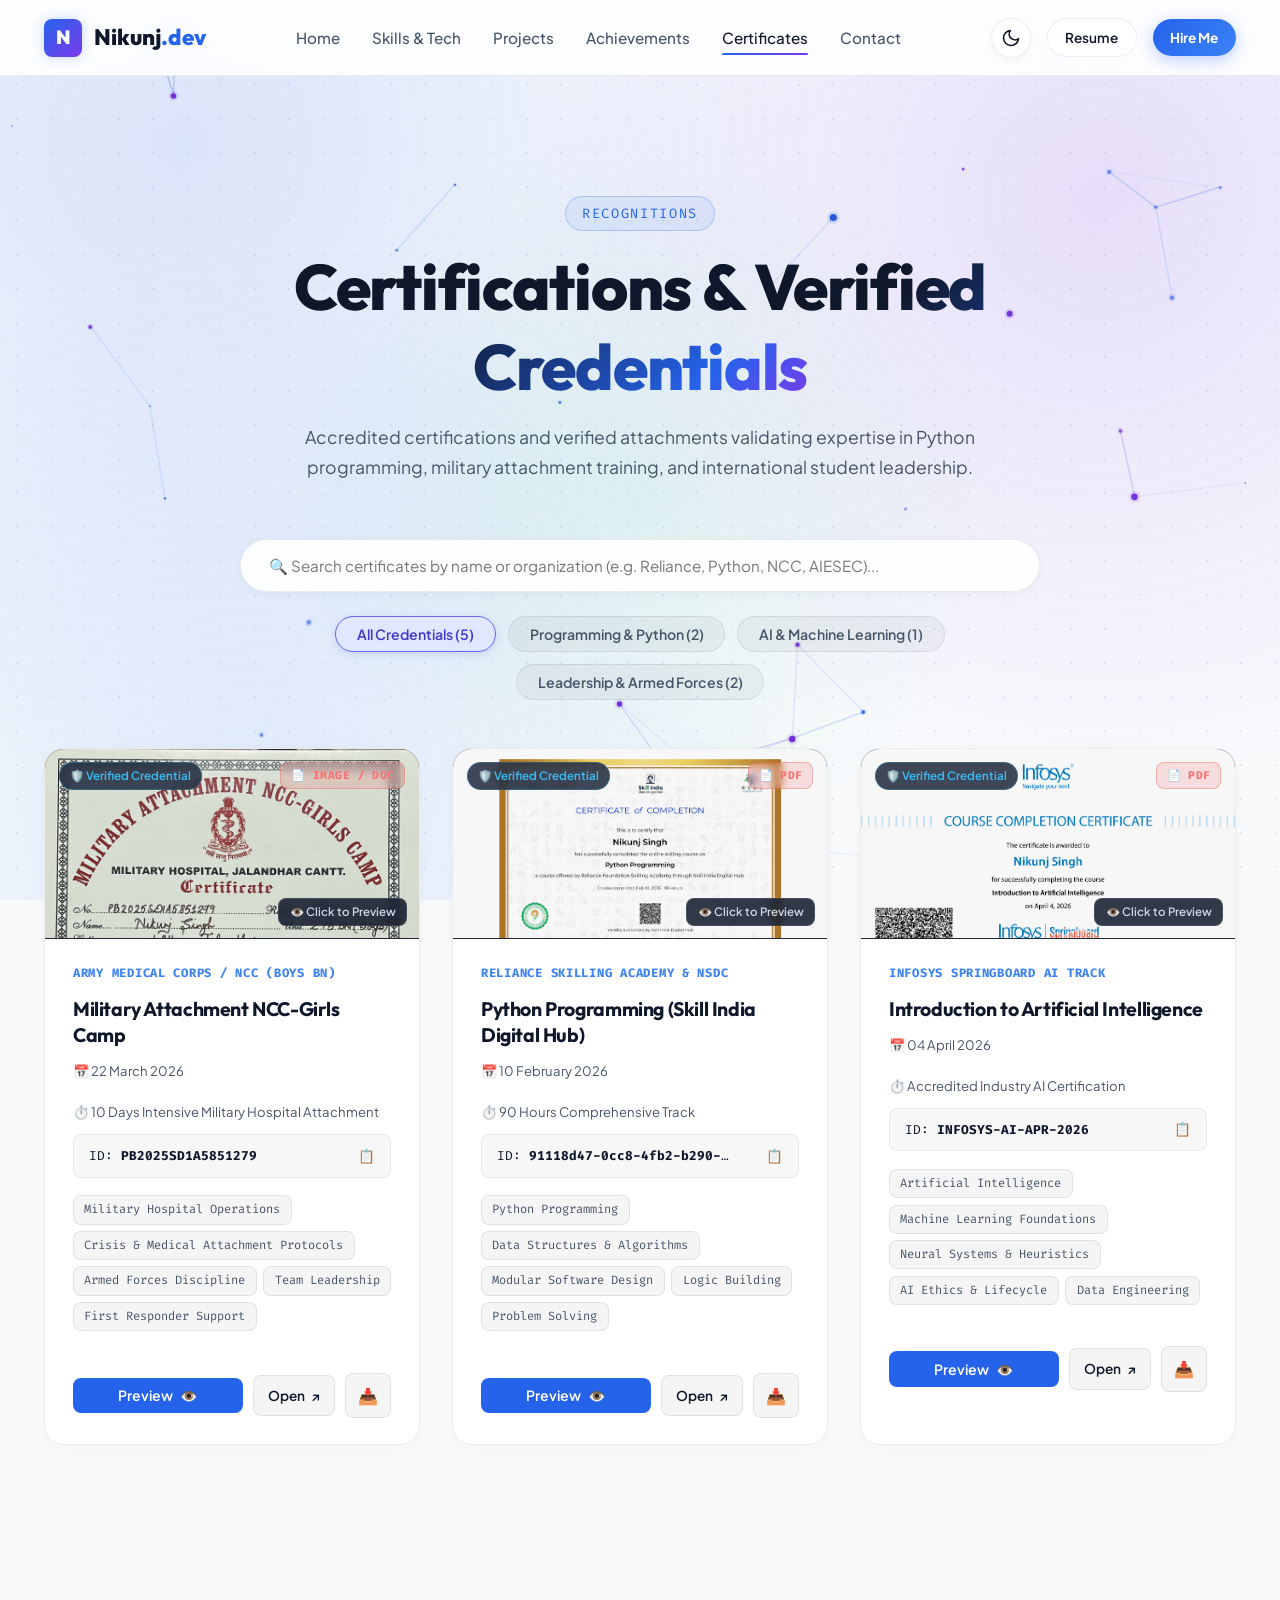
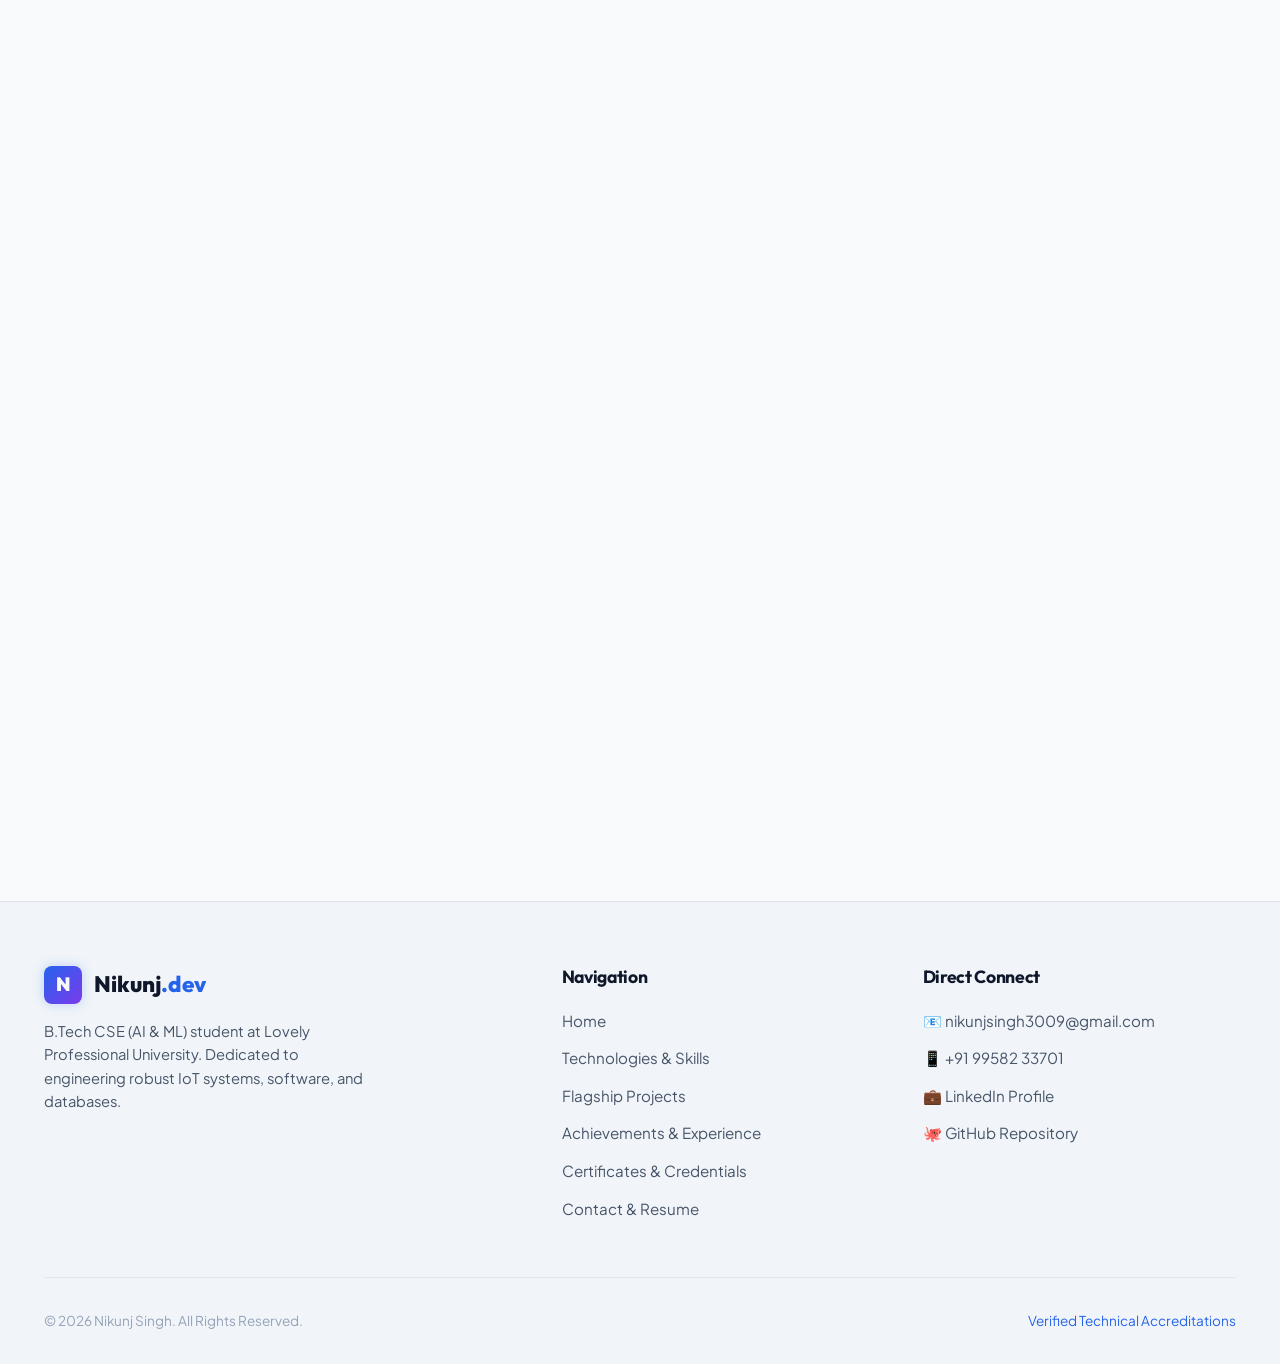
<file: certificates.html>
<!DOCTYPE html>
<html lang="en">
<head>
  <meta charset="UTF-8">
  <meta name="viewport" content="width=device-width, initial-scale=1.0">
  <title>Certificates & Verified Credentials | Nikunj Singh</title>
  <meta name="description" content="Accredited certificates and verified credentials of Nikunj Singh in Python programming (Reliance Foundation), NCC Military Hospital Attachment Camp, and AIESEC Letter of Experience.">
  <meta name="keywords" content="Nikunj Singh, Certificates, Reliance Foundation, Python, NCC, Military Hospital Camp, AIESEC, Verified Credentials">
  <meta name="author" content="Nikunj Singh">

  <!-- Open Graph Meta Tags -->
  <meta property="og:title" content="Nikunj Singh | Certificates & Verified Credentials">
  <meta property="og:description" content="Explore verified credentials, certificates, and official attachments earned by Nikunj Singh.">
  <meta property="og:type" content="website">

  <!-- Favicon -->
  <link rel="icon" href="data:image/svg+xml,<svg xmlns=%22http://www.w3.org/2000/svg%22 viewBox=%220 0 100 100%22><text y=%22.9em%22 font-size=%2290%22>📜</text></svg>">

  <!-- Stylesheets -->
  <link rel="stylesheet" href="css/style.css?v=2">
  <link rel="stylesheet" href="css/components.css?v=2">

  <script>
    (function() {
      var saved = localStorage.getItem('portfolio-theme');
      if (saved === 'dark' || saved === 'light') {
        document.documentElement.setAttribute('data-theme', saved);
      } else if (window.matchMedia && window.matchMedia('(prefers-color-scheme: dark)').matches) {
        document.documentElement.setAttribute('data-theme', 'dark');
      }
    })();
  </script>
</head>
<body>

  <div id="scroll-progress"></div>
  <canvas id="particle-canvas"></canvas>

  <!-- NAVBAR -->
  <header class="navbar">
    <div class="container nav-container">
      <a href="index.html" class="brand-logo">
        <div class="logo-icon">N</div>
        <span>Nikunj<span class="logo-dot">.dev</span></span>
      </a>

      <ul class="nav-menu">
        <li><a href="index.html" class="nav-link">Home</a></li>
        <li><a href="skills.html" class="nav-link">Skills & Tech</a></li>
        <li><a href="projects.html" class="nav-link">Projects</a></li>
        <li><a href="achievements.html" class="nav-link">Achievements</a></li>
        <li><a href="certificates.html" class="nav-link active">Certificates</a></li>
        <li><a href="contact.html" class="nav-link">Contact</a></li>
      </ul>

      <div class="nav-actions">
        <button class="theme-toggle-btn" aria-label="Toggle dark/light theme" title="Toggle theme">
          <svg class="theme-icon icon-moon" xmlns="http://www.w3.org/2000/svg" width="20" height="20" viewBox="0 0 24 24" fill="none" stroke="currentColor" stroke-width="2" stroke-linecap="round" stroke-linejoin="round">
            <path d="M21 12.79A9 9 0 1 1 11.21 3 7 7 0 0 0 21 12.79z"></path>
          </svg>
          <svg class="theme-icon icon-sun" xmlns="http://www.w3.org/2000/svg" width="20" height="20" viewBox="0 0 24 24" fill="none" stroke="currentColor" stroke-width="2" stroke-linecap="round" stroke-linejoin="round">
            <circle cx="12" cy="12" r="5"></circle>
            <line x1="12" y1="1" x2="12" y2="3"></line>
            <line x1="12" y1="21" x2="12" y2="23"></line>
            <line x1="4.22" y1="4.22" x2="5.64" y2="5.64"></line>
            <line x1="18.36" y1="18.36" x2="19.78" y2="19.78"></line>
            <line x1="1" y1="12" x2="3" y2="12"></line>
            <line x1="21" y1="12" x2="23" y2="12"></line>
            <line x1="4.22" y1="19.78" x2="5.64" y2="18.36"></line>
            <line x1="18.36" y1="5.64" x2="19.78" y2="4.22"></line>
          </svg>
        </button>
        <a href="contact.html#resume-section" class="btn btn-sm btn-secondary">Resume</a>
        <a href="contact.html" class="btn btn-sm btn-primary">Hire Me</a>
        <button class="nav-toggle" aria-label="Toggle navigation menu">☰</button>
      </div>
    </div>
  </header>

  <!-- Mobile Drawer Menu -->
  <div class="mobile-nav-drawer">
    <a href="index.html" class="nav-link"><span>Home</span> <span>→</span></a>
    <a href="skills.html" class="nav-link"><span>Skills & Tech Stack</span> <span>→</span></a>
    <a href="projects.html" class="nav-link"><span>Flagship Projects</span> <span>→</span></a>
    <a href="achievements.html" class="nav-link"><span>Achievements & Leadership</span> <span>→</span></a>
    <a href="certificates.html" class="nav-link active"><span>Certifications</span> <span>→</span></a>
    <a href="contact.html" class="nav-link"><span>Get In Touch</span> <span>→</span></a>
    <div class="mobile-theme-row">
      <span class="mobile-theme-label">
        <span>🌓</span>
        <span class="mobile-theme-text">Theme Mode</span>
      </span>
      <button class="theme-toggle-btn mobile-toggle" aria-label="Toggle dark/light theme" title="Toggle theme">
        <svg class="theme-icon icon-moon" xmlns="http://www.w3.org/2000/svg" width="20" height="20" viewBox="0 0 24 24" fill="none" stroke="currentColor" stroke-width="2" stroke-linecap="round" stroke-linejoin="round">
          <path d="M21 12.79A9 9 0 1 1 11.21 3 7 7 0 0 0 21 12.79z"></path>
        </svg>
        <svg class="theme-icon icon-sun" xmlns="http://www.w3.org/2000/svg" width="20" height="20" viewBox="0 0 24 24" fill="none" stroke="currentColor" stroke-width="2" stroke-linecap="round" stroke-linejoin="round">
          <circle cx="12" cy="12" r="5"></circle>
          <line x1="12" y1="1" x2="12" y2="3"></line>
          <line x1="12" y1="21" x2="12" y2="23"></line>
          <line x1="4.22" y1="4.22" x2="5.64" y2="5.64"></line>
          <line x1="18.36" y1="18.36" x2="19.78" y2="19.78"></line>
          <line x1="1" y1="12" x2="3" y2="12"></line>
          <line x1="21" y1="12" x2="23" y2="12"></line>
          <line x1="4.22" y1="19.78" x2="5.64" y2="18.36"></line>
          <line x1="18.36" y1="5.64" x2="19.78" y2="4.22"></line>
        </svg>
      </button>
    </div>
  </div>

  <main style="padding-top: calc(var(--nav-height) + 2rem);">
    <section class="section-padding">
      <div class="container">
        
        <div class="section-header reveal">
          <span class="section-tag">Recognitions</span>
          <h1 class="section-title">Certifications & <span class="gradient-text">Verified Credentials</span></h1>
          <p class="section-desc">Accredited certifications and verified attachments validating expertise in Python programming, military attachment training, and international student leadership.</p>
        </div>

        <!-- Search & Filter Controls -->
        <div class="reveal" style="max-width: 800px; margin: 0 auto 3rem auto;">
          <div style="margin-bottom: 1.5rem;">
            <input type="text" id="cert-search" class="form-input" placeholder="🔍 Search certificates by name or organization (e.g. Reliance, Python, NCC, AIESEC)..." style="border-radius: var(--radius-full); padding: 1rem 1.75rem; box-shadow: var(--shadow-sm);">
          </div>

          <div style="display:flex; justify-content:center; gap:0.75rem; flex-wrap:wrap;">
            <button class="filter-btn cert-filter-btn active" data-filter="all">All Credentials (5)</button>
            <button class="filter-btn cert-filter-btn" data-filter="programming">Programming & Python (2)</button>
            <button class="filter-btn cert-filter-btn" data-filter="ai">AI & Machine Learning (1)</button>
            <button class="filter-btn cert-filter-btn" data-filter="leadership">Leadership & Armed Forces (2)</button>
          </div>
        </div>

        <!-- Dynamic Certificates Grid -->
        <div id="certificates-grid" class="grid-3" style="gap: 2rem; margin-bottom: 4rem;">
          <!-- Rendered dynamically via js/certificates.js -->
        </div>

        <!-- Certificate Verification Notice Banner -->
        <div class="glass-card reveal" style="padding: 2rem 2.5rem; border-color: rgba(37, 99, 235, 0.25); box-shadow: var(--shadow-sm);">
          <div style="display:flex; align-items:center; gap:1.5rem; flex-wrap:wrap;">
            <div style="font-size:3rem;">🔒</div>
            <div style="flex:1;">
              <h3 style="font-size:1.3rem; margin-bottom:0.35rem; color:var(--text-main);">Official Credential Verification</h3>
              <p style="font-size:0.95rem; color:var(--text-muted); margin:0;">
                All credentials listed above are earned through official channels (Reliance Foundation Skilling Academy, National Cadet Corps Directorate, and AIESEC in Jalandhar). Click on any credential card to view the official verification details and registration ID.
              </p>
            </div>
            <a href="contact.html#resume-section" class="btn btn-secondary">
              <span>View Verified Dossier</span>
              <span>📄</span>
            </a>
          </div>
        </div>

      </div>
    </section>
  </main>

  <!-- =========================================================================
       CERTIFICATE INSPECTION MODAL DIALOG
       ========================================================================= -->
  <div id="cert-modal" class="modal-backdrop" role="dialog" aria-modal="true" aria-labelledby="modal-title">
    <div class="modal-dialog">
      <div class="modal-header">
        <div style="display:flex; align-items:center; gap:0.6rem;">
          <span style="font-size:1.25rem;">🛡️</span>
          <span style="font-weight:700; font-size:1.05rem; color:var(--text-main);">Verified Credential Inspection</span>
        </div>
        <button id="cert-modal-close" class="modal-close" aria-label="Close modal">✕</button>
      </div>
      <div id="cert-modal-content" class="modal-body">
        <!-- Injected dynamically via certificates.js -->
      </div>
    </div>
  </div>

  <!-- FOOTER -->
  <footer class="footer">
    <div class="container">
      <div class="footer-grid">
        <div>
          <a href="index.html" class="brand-logo" style="margin-bottom: 1rem;">
            <div class="logo-icon">N</div>
            <span>Nikunj<span class="logo-dot">.dev</span></span>
          </a>
          <p style="color: var(--text-muted); font-size: 0.92rem; max-width: 320px; line-height: 1.6;">
            B.Tech CSE (AI & ML) student at Lovely Professional University. Dedicated to engineering robust IoT systems, software, and databases.
          </p>
        </div>

        <div>
          <h4 class="footer-col-title">Navigation</h4>
          <ul class="footer-links">
            <li><a href="index.html">Home</a></li>
            <li><a href="skills.html">Technologies & Skills</a></li>
            <li><a href="projects.html">Flagship Projects</a></li>
            <li><a href="achievements.html">Achievements & Experience</a></li>
            <li><a href="certificates.html">Certificates & Credentials</a></li>
            <li><a href="contact.html">Contact & Resume</a></li>
          </ul>
        </div>

        <div>
          <h4 class="footer-col-title">Direct Connect</h4>
          <ul class="footer-links">
            <li><a href="mailto:nikunjsingh3009@gmail.com">📧 nikunjsingh3009@gmail.com</a></li>
            <li><a href="tel:+919958233701">📱 +91 99582 33701</a></li>
            <li><a href="https://www.linkedin.com/in/nikunjjsingh" target="_blank" rel="noopener">💼 LinkedIn Profile</a></li>
            <li><a href="https://github.com/nikunjsingh3009" target="_blank" rel="noopener">🐙 GitHub Repository</a></li>
          </ul>
        </div>
      </div>

      <div class="footer-bottom">
        <div>© 2026 Nikunj Singh. All Rights Reserved.</div>
        <div style="color: var(--accent-cyan);">Verified Technical Accreditations</div>
      </div>
    </div>
  </footer>

  <!-- Scripts -->
  <script src="js/main.js"></script>
  <script src="js/certificates.js?v=2"></script>
</body>
</html>
</file>
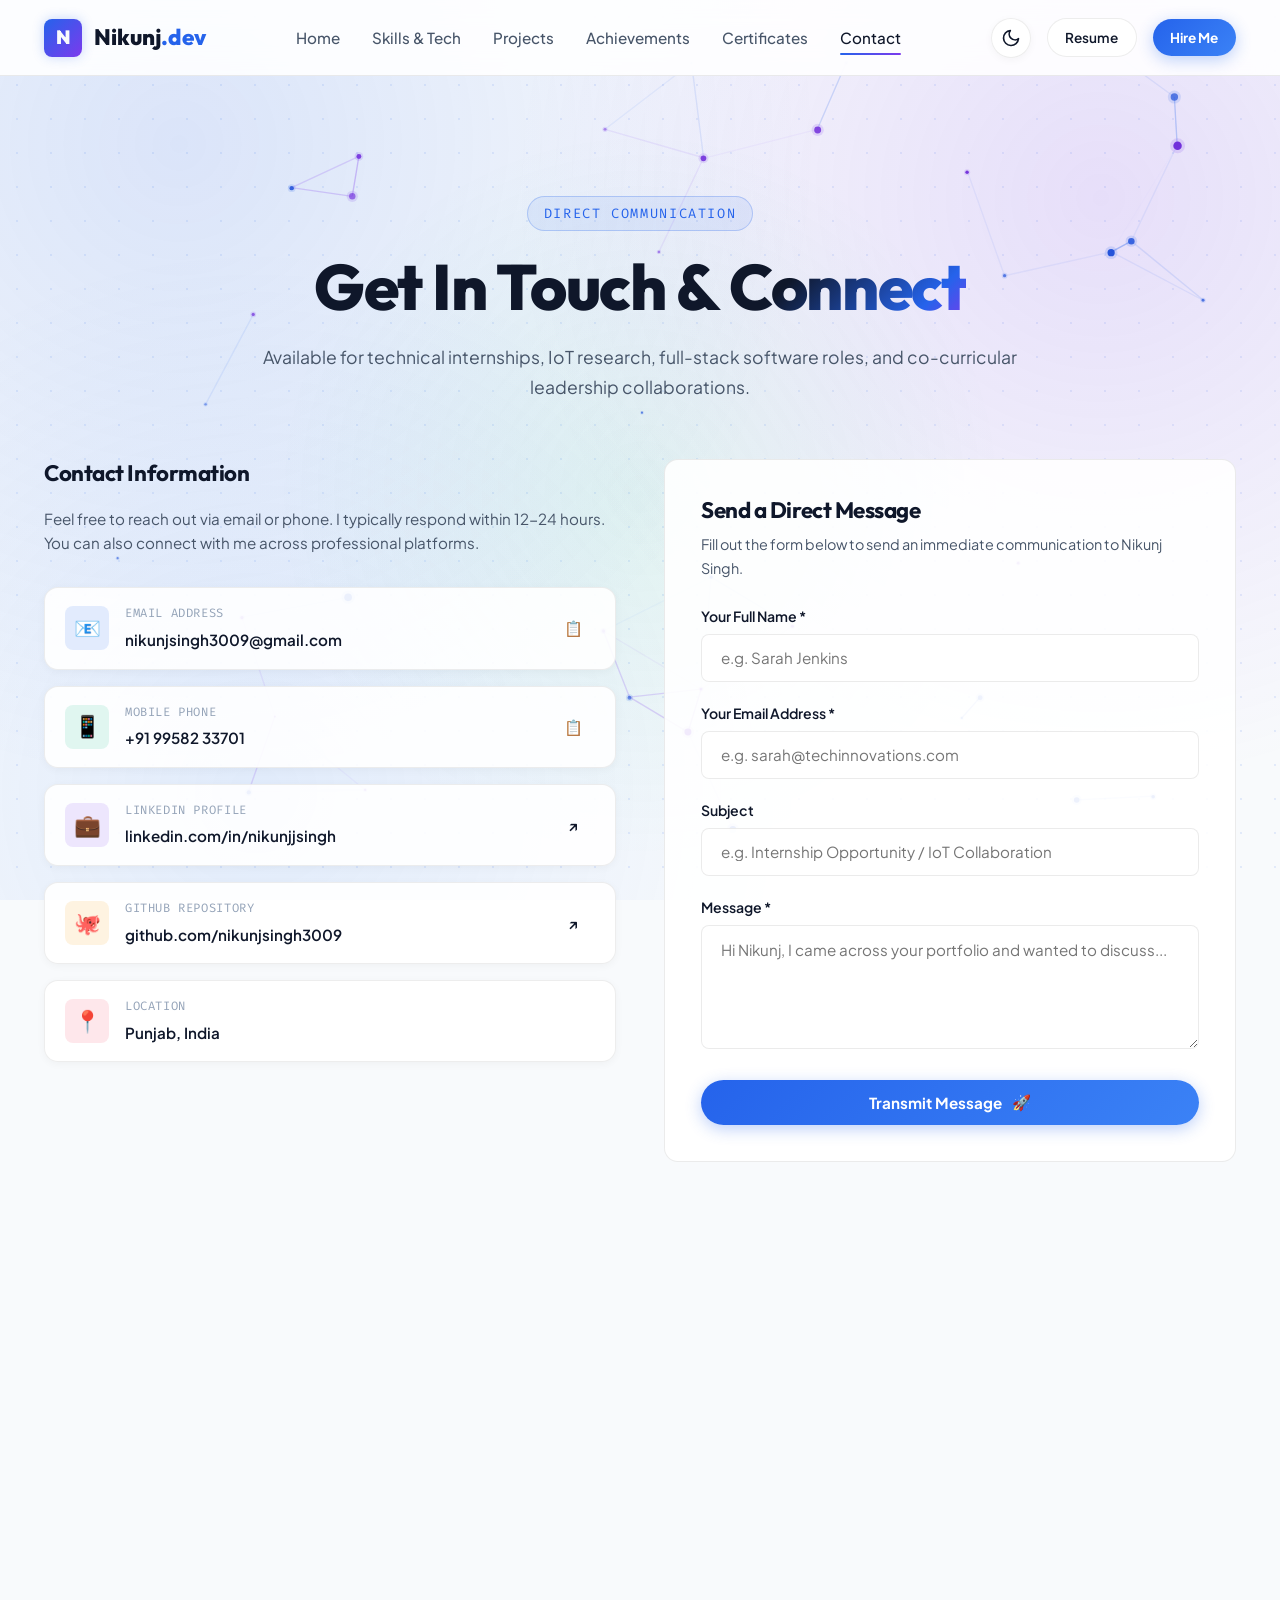
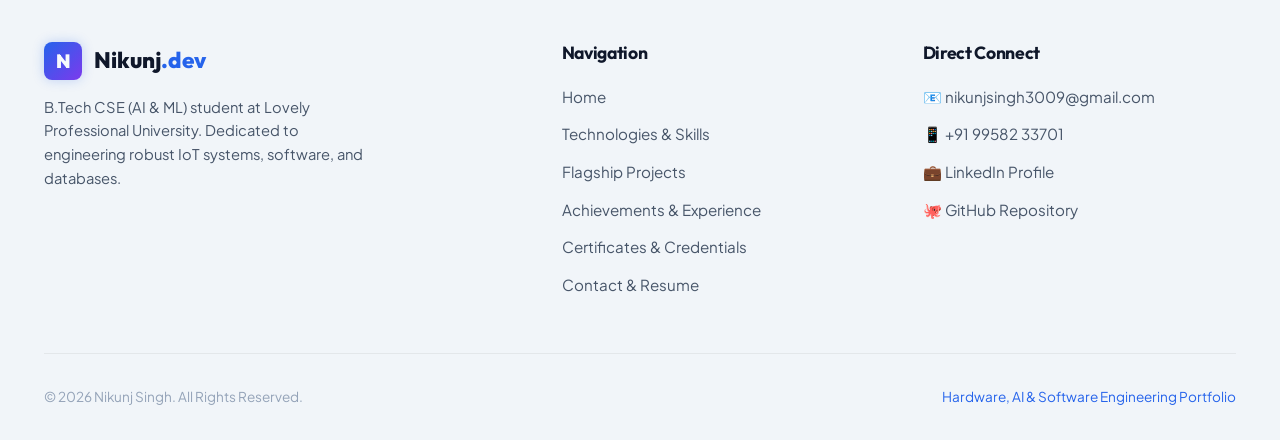
<file: contact.html>
<!DOCTYPE html>
<html lang="en">
<head>
  <meta charset="UTF-8">
  <meta name="viewport" content="width=device-width, initial-scale=1.0">
  <title>Contact & Resume Portal | Nikunj Singh</title>
  <meta name="description" content="Connect with Nikunj Singh. Access verified resume, direct contact details, and send inquiries for internships and software engineering opportunities.">
  <meta name="keywords" content="Nikunj Singh, Contact, Resume, CV, Email, LinkedIn, GitHub, Software Engineer, IoT, AI, LPU">
  <meta name="author" content="Nikunj Singh">

  <!-- Open Graph Meta Tags -->
  <meta property="og:title" content="Nikunj Singh | Contact & Resume Portal">
  <meta property="og:description" content="Get in touch with Nikunj Singh or review his verified CV & dossier.">
  <meta property="og:type" content="website">

  <!-- Favicon -->
  <link rel="icon" href="data:image/svg+xml,<svg xmlns=%22http://www.w3.org/2000/svg%22 viewBox=%220 0 100 100%22><text y=%22.9em%22 font-size=%2290%22>📬</text></svg>">

  <!-- Stylesheets -->
  <link rel="stylesheet" href="css/style.css">
  <link rel="stylesheet" href="css/components.css">

  <script>
    (function() {
      var saved = localStorage.getItem('portfolio-theme');
      if (saved === 'dark' || saved === 'light') {
        document.documentElement.setAttribute('data-theme', saved);
      } else if (window.matchMedia && window.matchMedia('(prefers-color-scheme: dark)').matches) {
        document.documentElement.setAttribute('data-theme', 'dark');
      }
    })();
  </script>
</head>
<body>

  <div id="scroll-progress"></div>
  <canvas id="particle-canvas"></canvas>

  <!-- NAVBAR -->
  <header class="navbar">
    <div class="container nav-container">
      <a href="index.html" class="brand-logo">
        <div class="logo-icon">N</div>
        <span>Nikunj<span class="logo-dot">.dev</span></span>
      </a>

      <ul class="nav-menu">
        <li><a href="index.html" class="nav-link">Home</a></li>
        <li><a href="skills.html" class="nav-link">Skills & Tech</a></li>
        <li><a href="projects.html" class="nav-link">Projects</a></li>
        <li><a href="achievements.html" class="nav-link">Achievements</a></li>
        <li><a href="certificates.html" class="nav-link">Certificates</a></li>
        <li><a href="contact.html" class="nav-link active">Contact</a></li>
      </ul>

      <div class="nav-actions">
        <button class="theme-toggle-btn" aria-label="Toggle dark/light theme" title="Toggle theme">
          <svg class="theme-icon icon-moon" xmlns="http://www.w3.org/2000/svg" width="20" height="20" viewBox="0 0 24 24" fill="none" stroke="currentColor" stroke-width="2" stroke-linecap="round" stroke-linejoin="round">
            <path d="M21 12.79A9 9 0 1 1 11.21 3 7 7 0 0 0 21 12.79z"></path>
          </svg>
          <svg class="theme-icon icon-sun" xmlns="http://www.w3.org/2000/svg" width="20" height="20" viewBox="0 0 24 24" fill="none" stroke="currentColor" stroke-width="2" stroke-linecap="round" stroke-linejoin="round">
            <circle cx="12" cy="12" r="5"></circle>
            <line x1="12" y1="1" x2="12" y2="3"></line>
            <line x1="12" y1="21" x2="12" y2="23"></line>
            <line x1="4.22" y1="4.22" x2="5.64" y2="5.64"></line>
            <line x1="18.36" y1="18.36" x2="19.78" y2="19.78"></line>
            <line x1="1" y1="12" x2="3" y2="12"></line>
            <line x1="21" y1="12" x2="23" y2="12"></line>
            <line x1="4.22" y1="19.78" x2="5.64" y2="18.36"></line>
            <line x1="18.36" y1="5.64" x2="19.78" y2="4.22"></line>
          </svg>
        </button>
        <a href="#resume-section" class="btn btn-sm btn-secondary">Resume</a>
        <a href="#message-form" class="btn btn-sm btn-primary">Hire Me</a>
        <button class="nav-toggle" aria-label="Toggle navigation menu">☰</button>
      </div>
    </div>
  </header>

  <!-- Mobile Drawer Menu -->
  <div class="mobile-nav-drawer">
    <a href="index.html" class="nav-link"><span>Home</span> <span>→</span></a>
    <a href="skills.html" class="nav-link"><span>Skills & Tech Stack</span> <span>→</span></a>
    <a href="projects.html" class="nav-link"><span>Flagship Projects</span> <span>→</span></a>
    <a href="achievements.html" class="nav-link"><span>Achievements & Leadership</span> <span>→</span></a>
    <a href="certificates.html" class="nav-link"><span>Certifications</span> <span>→</span></a>
    <a href="contact.html" class="nav-link active"><span>Get In Touch</span> <span>→</span></a>
    <div class="mobile-theme-row">
      <span class="mobile-theme-label">
        <span>🌓</span>
        <span class="mobile-theme-text">Theme Mode</span>
      </span>
      <button class="theme-toggle-btn mobile-toggle" aria-label="Toggle dark/light theme" title="Toggle theme">
        <svg class="theme-icon icon-moon" xmlns="http://www.w3.org/2000/svg" width="20" height="20" viewBox="0 0 24 24" fill="none" stroke="currentColor" stroke-width="2" stroke-linecap="round" stroke-linejoin="round">
          <path d="M21 12.79A9 9 0 1 1 11.21 3 7 7 0 0 0 21 12.79z"></path>
        </svg>
        <svg class="theme-icon icon-sun" xmlns="http://www.w3.org/2000/svg" width="20" height="20" viewBox="0 0 24 24" fill="none" stroke="currentColor" stroke-width="2" stroke-linecap="round" stroke-linejoin="round">
          <circle cx="12" cy="12" r="5"></circle>
          <line x1="12" y1="1" x2="12" y2="3"></line>
          <line x1="12" y1="21" x2="12" y2="23"></line>
          <line x1="4.22" y1="4.22" x2="5.64" y2="5.64"></line>
          <line x1="18.36" y1="18.36" x2="19.78" y2="19.78"></line>
          <line x1="1" y1="12" x2="3" y2="12"></line>
          <line x1="21" y1="12" x2="23" y2="12"></line>
          <line x1="4.22" y1="19.78" x2="5.64" y2="18.36"></line>
          <line x1="18.36" y1="5.64" x2="19.78" y2="4.22"></line>
        </svg>
      </button>
    </div>
  </div>

  <main style="padding-top: calc(var(--nav-height) + 2rem);">
    <section class="section-padding">
      <div class="container">
        
        <div class="section-header reveal">
          <span class="section-tag">Direct Communication</span>
          <h1 class="section-title">Get In Touch & <span class="gradient-text">Connect</span></h1>
          <p class="section-desc">Available for technical internships, IoT research, full-stack software roles, and co-curricular leadership collaborations.</p>
        </div>

        <div class="grid-2" style="gap: 3rem; margin-bottom: 5rem; align-items: flex-start;">
          
          <!-- Column 1: Direct Contact Details & Links -->
          <div class="reveal reveal-left">
            <h3 style="font-size: 1.4rem; margin-bottom: 1.25rem; color: var(--text-main);">Contact Information</h3>
            <p style="color: var(--text-muted); font-size: 0.95rem; line-height: 1.6; margin-bottom: 2rem;">
              Feel free to reach out via email or phone. I typically respond within 12-24 hours. You can also connect with me across professional platforms.
            </p>

            <div class="contact-card-list">
              <!-- Email Item -->
              <div class="glass-card contact-item">
                <div class="contact-icon-box" style="background: rgba(37, 99, 235, 0.12); color: var(--accent-cyan);">📧</div>
                <div style="flex: 1;">
                  <span class="contact-label">Email Address</span>
                  <a href="mailto:nikunjsingh3009@gmail.com" class="contact-val">nikunjsingh3009@gmail.com</a>
                </div>
                <button class="btn btn-icon" onclick="copyToClipboard('nikunjsingh3009@gmail.com', 'Email')" title="Copy Email">📋</button>
              </div>

              <!-- Phone Item -->
              <div class="glass-card contact-item">
                <div class="contact-icon-box" style="background: rgba(16, 185, 129, 0.12); color: var(--accent-emerald);">📱</div>
                <div style="flex: 1;">
                  <span class="contact-label">Mobile Phone</span>
                  <a href="tel:+919958233701" class="contact-val">+91 99582 33701</a>
                </div>
                <button class="btn btn-icon" onclick="copyToClipboard('+919958233701', 'Phone number')" title="Copy Phone">📋</button>
              </div>

              <!-- LinkedIn Item -->
              <div class="glass-card contact-item">
                <div class="contact-icon-box" style="background: rgba(124, 58, 237, 0.12); color: var(--accent-purple);">💼</div>
                <div style="flex: 1;">
                  <span class="contact-label">LinkedIn Profile</span>
                  <a href="https://www.linkedin.com/in/nikunjjsingh" target="_blank" rel="noopener" class="contact-val">linkedin.com/in/nikunjjsingh</a>
                </div>
                <a href="https://www.linkedin.com/in/nikunjjsingh" target="_blank" rel="noopener" class="btn btn-icon">↗</a>
              </div>

              <!-- GitHub Item -->
              <div class="glass-card contact-item">
                <div class="contact-icon-box" style="background: rgba(245, 158, 11, 0.12); color: var(--accent-amber);">🐙</div>
                <div style="flex: 1;">
                  <span class="contact-label">GitHub Repository</span>
                  <a href="https://github.com/nikunjsingh3009" target="_blank" rel="noopener" class="contact-val">github.com/nikunjsingh3009</a>
                </div>
                <a href="https://github.com/nikunjsingh3009" target="_blank" rel="noopener" class="btn btn-icon">↗</a>
              </div>

              <!-- Location Item -->
              <div class="glass-card contact-item">
                <div class="contact-icon-box" style="background: rgba(244, 63, 94, 0.12); color: var(--accent-rose);">📍</div>
                <div style="flex: 1;">
                  <span class="contact-label">Location</span>
                  <span class="contact-val" style="color: var(--text-main);">Punjab, India</span>
                </div>
              </div>
            </div>
          </div>

          <!-- Column 2: Interactive Message Form -->
          <div id="message-form" class="glass-card reveal reveal-right" style="padding: 2.25rem;">
            <h3 style="font-size: 1.4rem; margin-bottom: 0.5rem; color: var(--text-main);">Send a Direct Message</h3>
            <p style="color: var(--text-muted); font-size: 0.9rem; margin-bottom: 1.5rem;">
              Fill out the form below to send an immediate communication to Nikunj Singh.
            </p>

            <form id="contact-form" onsubmit="handleFormSubmit(event)">
              <div style="margin-bottom: 1.25rem;">
                <label for="form-name" style="display: block; font-size: 0.88rem; font-weight: 600; margin-bottom: 0.4rem; color: var(--text-main);">Your Full Name *</label>
                <input type="text" id="form-name" class="form-input" placeholder="e.g. Sarah Jenkins" required>
              </div>

              <div style="margin-bottom: 1.25rem;">
                <label for="form-email" style="display: block; font-size: 0.88rem; font-weight: 600; margin-bottom: 0.4rem; color: var(--text-main);">Your Email Address *</label>
                <input type="email" id="form-email" class="form-input" placeholder="e.g. sarah@techinnovations.com" required>
              </div>

              <div style="margin-bottom: 1.25rem;">
                <label for="form-subject" style="display: block; font-size: 0.88rem; font-weight: 600; margin-bottom: 0.4rem; color: var(--text-main);">Subject</label>
                <input type="text" id="form-subject" class="form-input" placeholder="e.g. Internship Opportunity / IoT Collaboration" required>
              </div>

              <div style="margin-bottom: 1.5rem;">
                <label for="form-message" style="display: block; font-size: 0.88rem; font-weight: 600; margin-bottom: 0.4rem; color: var(--text-main);">Message *</label>
                <textarea id="form-message" class="form-input" rows="5" placeholder="Hi Nikunj, I came across your portfolio and wanted to discuss..." required></textarea>
              </div>

              <button type="submit" class="btn btn-primary" style="width: 100%; justify-content: center;">
                <span>Transmit Message</span>
                <span>🚀</span>
              </button>
            </form>
          </div>

        </div>

        <!-- ===================================================================
             VERIFIED RESUME DOSSIER SECTION
             =================================================================== -->
        <div id="resume-section" class="reveal" style="margin-top: 5rem;">
          <div style="display: flex; justify-content: space-between; align-items: center; flex-wrap: wrap; gap: 1rem; margin-bottom: 2rem;">
            <div>
              <span class="section-tag">Formal CV</span>
              <h2 style="font-size: 1.8rem; color: var(--text-main); margin-top: 0.25rem;">
                Verified Resume &amp; <span class="gradient-text">Dossier</span>
              </h2>
            </div>

            <div style="display: flex; gap: 0.75rem;">
              <button onclick="window.print()" class="btn btn-secondary">
                <span>Print CV</span> <span>🖨️</span>
              </button>
              <a href="mailto:nikunjsingh3009@gmail.com?subject=Requesting%20Official%20PDF%20Resume%20-%20Nikunj%20Singh" class="btn btn-primary">
                <span>Request Official PDF</span> <span>📥</span>
              </a>
            </div>
          </div>

          <!-- Printable Resume Sheet Container -->
          <div class="resume-paper-sheet">
            
            <!-- Resume Header -->
            <div class="resume-sheet-header">
              <div>
                <h1 style="font-size: 2.2rem; color: #1e3a8a; font-weight: 800; margin-bottom: 0.25rem;">Nikunj Singh</h1>
                <p style="font-size: 0.95rem; color: #334155; margin: 0;">
                  LinkedIn: <a href="https://www.linkedin.com/in/nikunjjsingh" target="_blank" style="color: #2563eb; text-decoration: none;">www.linkedin.com/in/nikunjjsingh</a><br>
                  GitHub: <a href="https://github.com/nikunjsingh3009" target="_blank" style="color: #2563eb; text-decoration: none;">https://github.com/nikunjsingh3009</a>
                </p>
              </div>

              <div style="text-align: right;">
                <p style="font-size: 0.95rem; color: #334155; margin: 0;">
                  Email: <a href="mailto:nikunjsingh3009@gmail.com" style="color: #2563eb; text-decoration: none;">nikunjsingh3009@gmail.com</a><br>
                  Mobile: +919958233701
                </p>
              </div>
            </div>

            <!-- Resume Section: SKILLS -->
            <div class="resume-sec">
              <h3 class="resume-sec-title">SKILLS</h3>
              <table class="resume-skills-table">
                <tr>
                  <td><strong>Languages:</strong></td>
                  <td>C/C++, Python, SQL</td>
                </tr>
                <tr>
                  <td><strong>Databases:</strong></td>
                  <td>MySQL, PL/SQL</td>
                </tr>
                <tr>
                  <td><strong>Tools/Platforms:</strong></td>
                  <td>VSCode, GitHub</td>
                </tr>
                <tr>
                  <td><strong>Core Concepts:</strong></td>
                  <td>Data Structures &amp; Algorithms, OOPS, DBMS, Computer Networks</td>
                </tr>
                <tr>
                  <td><strong>Soft Skills:</strong></td>
                  <td>Leadership, Team Player, Adaptability, Perseverance</td>
                </tr>
              </table>
            </div>

            <!-- Resume Section: PROJECTS -->
            <div class="resume-sec">
              <h3 class="resume-sec-title">PROJECTS</h3>
              
              <!-- Project 1 -->
              <div class="resume-item">
                <div class="resume-item-header">
                  <strong style="color: #1e3a8a; font-size: 1.05rem;">Voice-Controlled Appliance Controller</strong>
                  <span style="font-style: italic; color: #475569;">Dec 2025</span>
                </div>
                <ul class="resume-item-bullets">
                  <li>Developed an IoT-based home automation system enabling appliance control through Google Assistant and Alexa voice commands.</li>
                  <li>Programmed ESP32 for relay switching, device-state monitoring, and real-time event handling.</li>
                  <li>Integrated MQTT and IFTTT for low-latency communication between voice assistants and connected appliances.</li>
                  <li>Designed and tested relay-based hardware circuits with power management and device isolation.</li>
                  <li>Achieved sub-second response time for reliable appliance control.</li>
                </ul>
                <div style="font-size: 0.9rem; color: #1e293b; margin-top: 0.35rem;">
                  <strong>Tech:</strong> ESP32, Arduino Framework, MQTT, IFTTT, Google Assistant API, Alexa Skills, Wi-Fi, Embedded C, Relay Modules
                </div>
              </div>

              <!-- Project 2 -->
              <div class="resume-item" style="margin-top: 1.25rem;">
                <div class="resume-item-header">
                  <strong style="color: #1e3a8a; font-size: 1.05rem;">Hotel Management System</strong>
                  <span style="font-style: italic; color: #475569;">Jan 2025</span>
                </div>
                <ul class="resume-item-bullets">
                  <li>Developed a Python-based hotel management system integrated with MySQL for managing hotel operations and customer records.</li>
                  <li>Implemented features for customer registration, room booking, room availability, and booking management.</li>
                  <li>Used MySQL to store and manage customer, room, and reservation data efficiently.</li>
                  <li>Applied database connectivity in Python to perform real-time insertion, retrieval, updating, and deletion of records.</li>
                  <li>Designed the system to simplify hotel booking operations and maintain organized records.</li>
                </ul>
                <div style="font-size: 0.9rem; color: #1e293b; margin-top: 0.35rem;">
                  <strong>Tech:</strong> Python, MySQL, SQL, DBMS
                </div>
              </div>
            </div>

            <!-- Resume Section: CERTIFICATES -->
            <div class="resume-sec">
              <h3 class="resume-sec-title">CERTIFICATES</h3>
              <ul class="resume-item-bullets">
                <li style="display: flex; justify-content: space-between;">
                  <span>Letter of experience, AIESEC in Jalandhar — AIESEC</span>
                  <span style="font-style: italic; color: #475569;">Aug 2026</span>
                </li>
                <li style="display: flex; justify-content: space-between;">
                  <span>Military Hospital Attachment Camp, Jalandhar — NCC (National Cadet Corps)</span>
                  <span style="font-style: italic; color: #475569;">Mar 2026</span>
                </li>
                <li style="display: flex; justify-content: space-between;">
                  <span>Introduction to Python Programming — Reliance Foundation</span>
                  <span style="font-style: italic; color: #475569;">Jan 2026</span>
                </li>
              </ul>
            </div>

            <!-- Resume Section: CO-CURRICULAR ACTIVITIES -->
            <div class="resume-sec">
              <h3 class="resume-sec-title">CO-CURRICULAR ACTIVITIES</h3>
              <ul class="resume-item-bullets">
                <li>Participated in the MH Camp, gaining firsthand exposure to military training, discipline, leadership, teamwork, and the functioning of the armed forces through practical activities and interactions with military personnel.</li>
                <li>AIESEC, Lovely Professional University — Active member involved in marketing, campaign planning, student outreach, and event promotion.</li>
                <li>Contributed to AIESEC campaigns and events through content creation, promotion, team collaboration, and student engagement.</li>
                <li>Participated in planning and promoting initiatives such as Youth Speak Forum, contributing to outreach, registrations, and engagement activities.</li>
              </ul>
            </div>

            <!-- Resume Section: EDUCATION -->
            <div class="resume-sec">
              <h3 class="resume-sec-title">EDUCATION</h3>
              
              <div class="resume-edu-item">
                <div class="resume-item-header">
                  <strong style="color: #1e3a8a;">Lovely Professional University</strong>
                  <span>Phagwara, Punjab</span>
                </div>
                <div class="resume-item-header" style="font-style: italic;">
                  <span>Bachelor of Technology - Computer Science and Engineering &nbsp;|&nbsp; <strong>CGPA: 7.71</strong></span>
                  <span>Since Aug 2025</span>
                </div>
                <div style="font-size: 0.88rem; color: #475569;">Specialization in Artificial Intelligence &amp; Machine Learning</div>
              </div>

              <div class="resume-edu-item" style="margin-top: 0.85rem;">
                <div class="resume-item-header">
                  <strong style="color: #1e3a8a;">SBS AFPS</strong>
                  <span>Jharoda Kalan, New Delhi, Delhi</span>
                </div>
                <div class="resume-item-header" style="font-style: italic;">
                  <span>Intermediate; <strong>Percentage: 92.2%</strong></span>
                  <span>Apr 2023 - Mar 2025</span>
                </div>
              </div>

              <div class="resume-edu-item" style="margin-top: 0.85rem;">
                <div class="resume-item-header">
                  <strong style="color: #1e3a8a;">St. Paul's School</strong>
                  <span>Aya Nagar, New Delhi, Delhi</span>
                </div>
                <div class="resume-item-header" style="font-style: italic;">
                  <span>Matriculation; <strong>Percentage: 90.6%</strong></span>
                  <span>Apr 2022 - Mar 2023</span>
                </div>
              </div>
            </div>

          </div>
        </div>

      </div>
    </section>
  </main>

  <!-- FOOTER -->
  <footer class="footer">
    <div class="container">
      <div class="footer-grid">
        <div>
          <a href="index.html" class="brand-logo" style="margin-bottom: 1rem;">
            <div class="logo-icon">N</div>
            <span>Nikunj<span class="logo-dot">.dev</span></span>
          </a>
          <p style="color: var(--text-muted); font-size: 0.92rem; max-width: 320px; line-height: 1.6;">
            B.Tech CSE (AI & ML) student at Lovely Professional University. Dedicated to engineering robust IoT systems, software, and databases.
          </p>
        </div>

        <div>
          <h4 class="footer-col-title">Navigation</h4>
          <ul class="footer-links">
            <li><a href="index.html">Home</a></li>
            <li><a href="skills.html">Technologies & Skills</a></li>
            <li><a href="projects.html">Flagship Projects</a></li>
            <li><a href="achievements.html">Achievements & Experience</a></li>
            <li><a href="certificates.html">Certificates & Credentials</a></li>
            <li><a href="contact.html">Contact & Resume</a></li>
          </ul>
        </div>

        <div>
          <h4 class="footer-col-title">Direct Connect</h4>
          <ul class="footer-links">
            <li><a href="mailto:nikunjsingh3009@gmail.com">📧 nikunjsingh3009@gmail.com</a></li>
            <li><a href="tel:+919958233701">📱 +91 99582 33701</a></li>
            <li><a href="https://www.linkedin.com/in/nikunjjsingh" target="_blank" rel="noopener">💼 LinkedIn Profile</a></li>
            <li><a href="https://github.com/nikunjsingh3009" target="_blank" rel="noopener">🐙 GitHub Repository</a></li>
          </ul>
        </div>
      </div>

      <div class="footer-bottom">
        <div>© 2026 Nikunj Singh. All Rights Reserved.</div>
        <div style="color: var(--accent-cyan);">Hardware, AI & Software Engineering Portfolio</div>
      </div>
    </div>
  </footer>

  <!-- Scripts -->
  <script src="js/main.js"></script>
  <script>
    function handleFormSubmit(e) {
      e.preventDefault();
      const name = document.getElementById('form-name').value.trim();
      const email = document.getElementById('form-email').value.trim();
      const subject = document.getElementById('form-subject').value.trim();
      const message = document.getElementById('form-message').value.trim();

      if (!name || !email || !message) {
        showToast('Please fill out all required fields.', 'error');
        return;
      }

      showToast(`Thank you, ${name}! Your message has been transmitted successfully.`, 'success');
      document.getElementById('contact-form').reset();
    }
  </script>
</body>
</html>
</file>
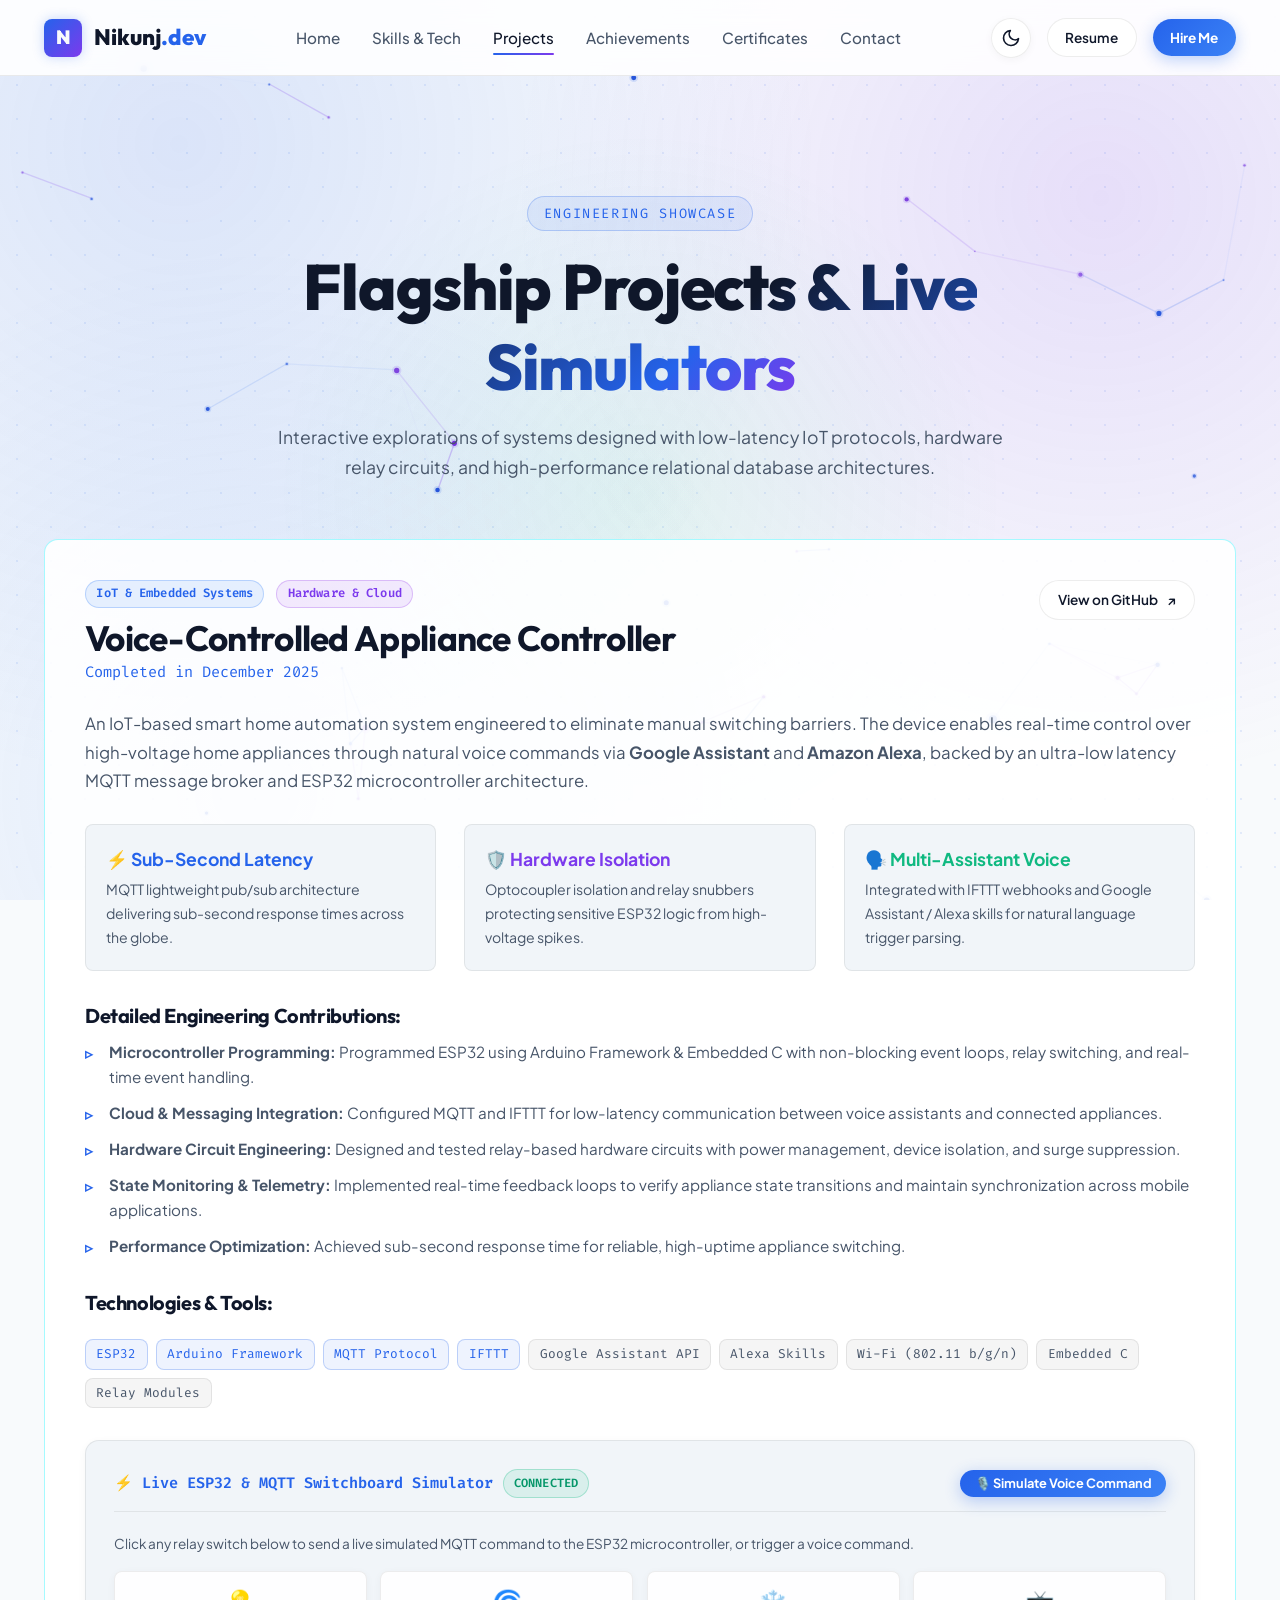
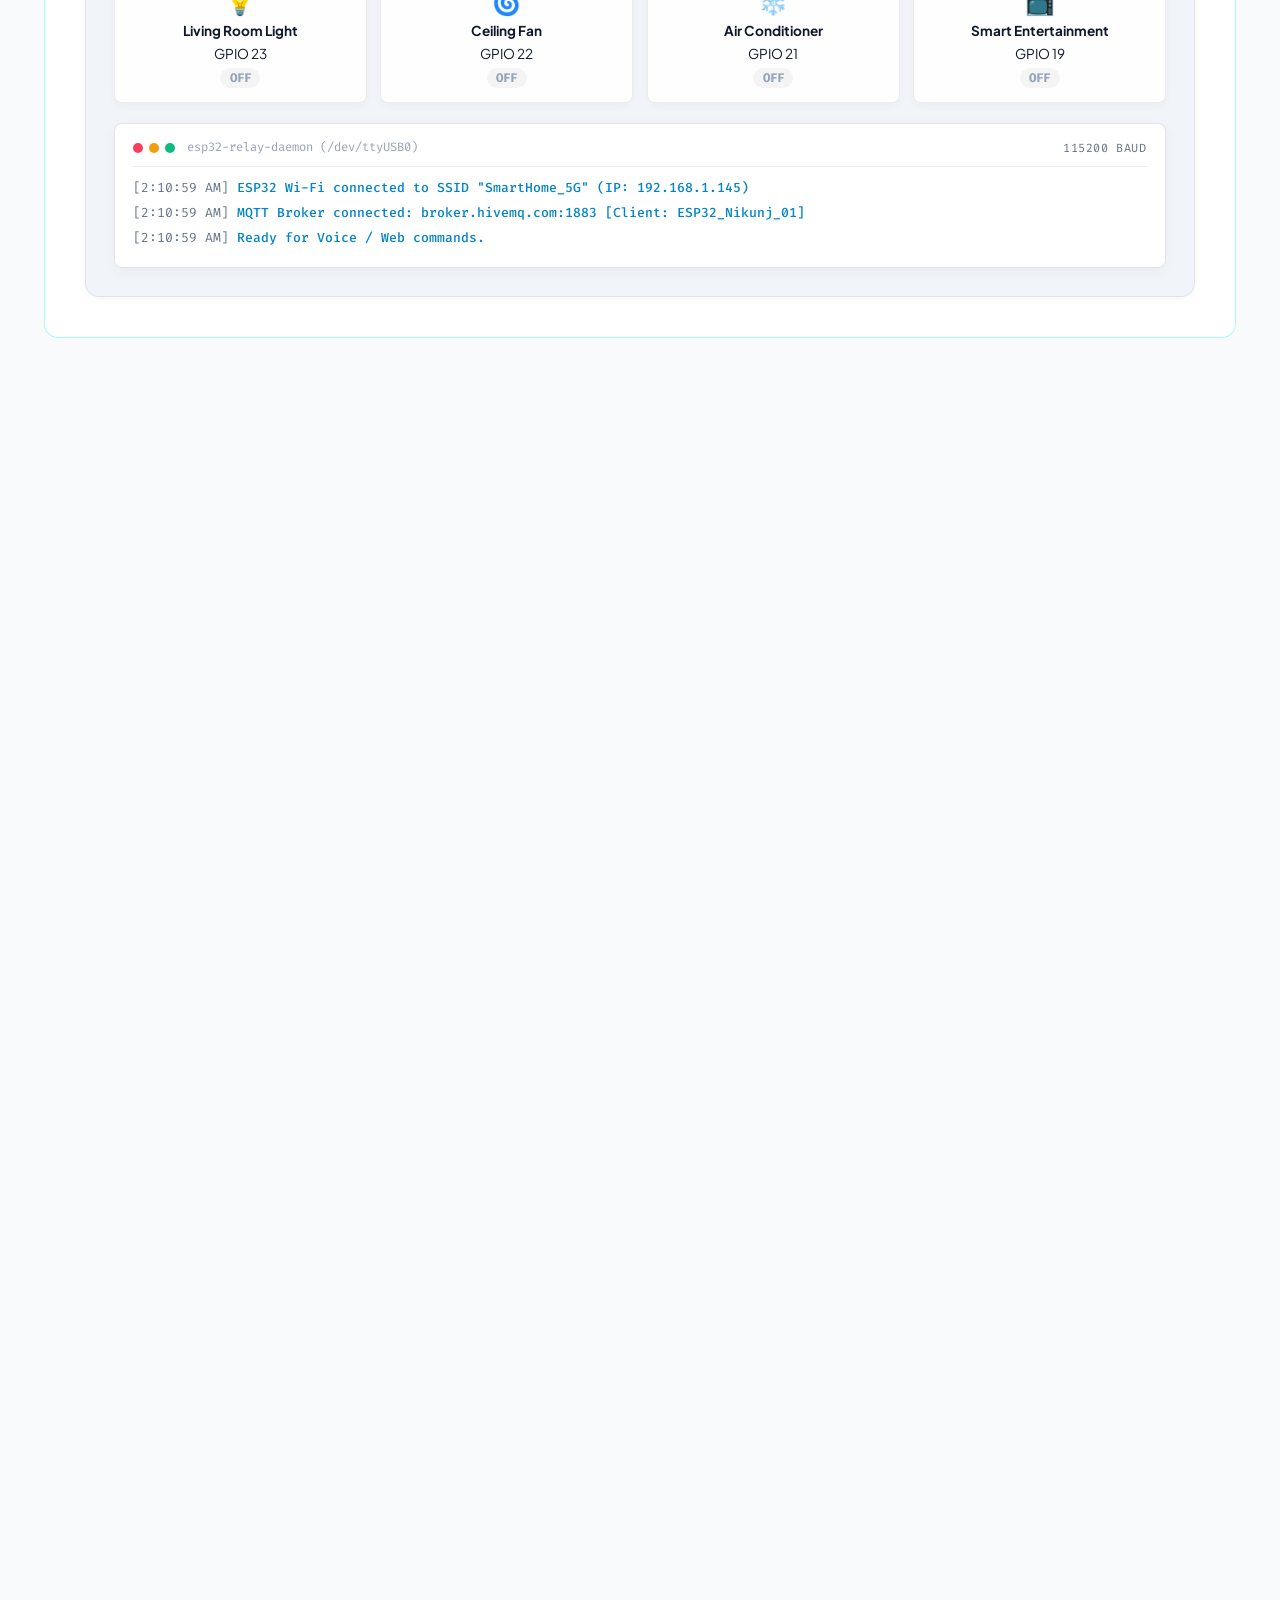
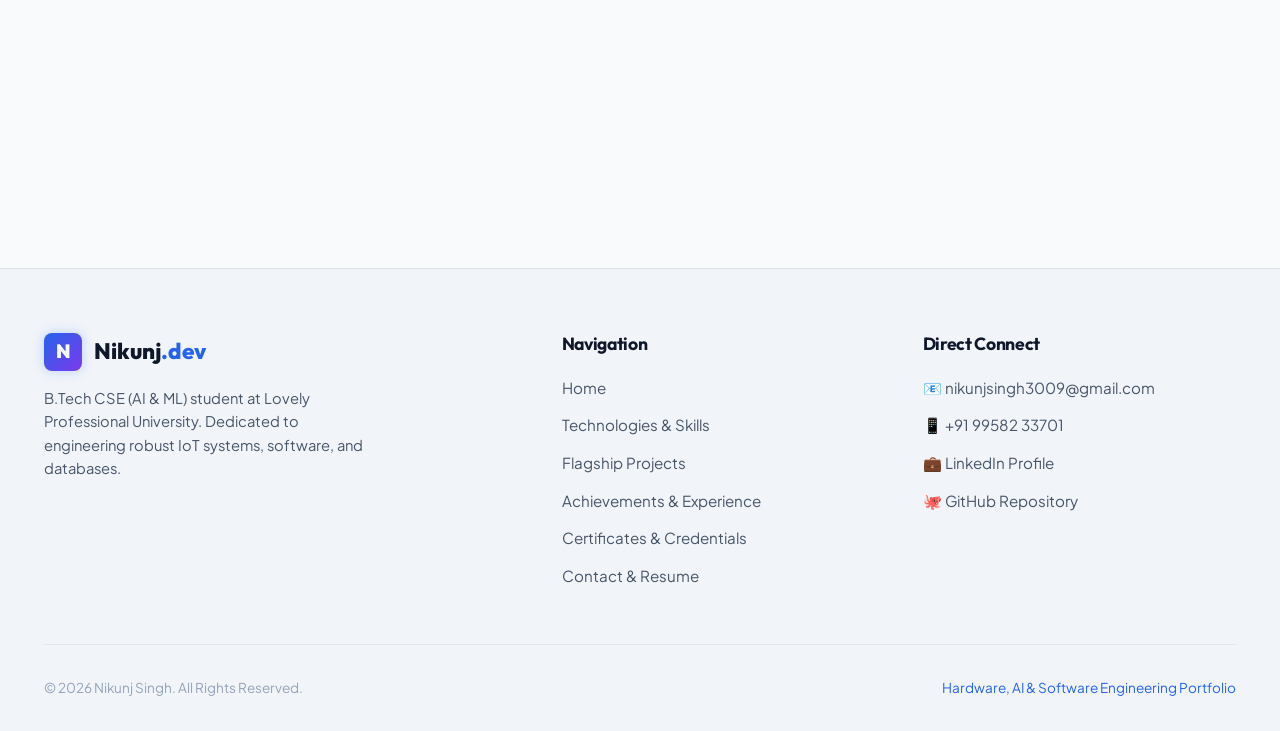
<file: projects.html>
<!DOCTYPE html>
<html lang="en">
<head>
  <meta charset="UTF-8">
  <meta name="viewport" content="width=device-width, initial-scale=1.0">
  <title>Flagship Projects & Live Simulators | Nikunj Singh</title>
  <meta name="description" content="Explore flagship engineering projects by Nikunj Singh: Voice-Controlled Appliance Controller (IoT/ESP32/MQTT) and Hotel Management System (Python/MySQL).">
  <meta name="keywords" content="Nikunj Singh, Projects, ESP32, IoT, Voice Automation, Python, MySQL, Relational Database, Home Automation">
  <meta name="author" content="Nikunj Singh">

  <!-- Open Graph Meta Tags -->
  <meta property="og:title" content="Nikunj Singh | Flagship Engineering Projects">
  <meta property="og:description" content="Interactive simulations and technical architectural breakdowns of systems engineered by Nikunj Singh.">
  <meta property="og:type" content="website">

  <!-- Favicon -->
  <link rel="icon" href="data:image/svg+xml,<svg xmlns=%22http://www.w3.org/2000/svg%22 viewBox=%220 0 100 100%22><text y=%22.9em%22 font-size=%2290%22>🛠️</text></svg>">

  <!-- Stylesheets -->
  <link rel="stylesheet" href="css/style.css">
  <link rel="stylesheet" href="css/components.css">

  <script>
    (function() {
      var saved = localStorage.getItem('portfolio-theme');
      if (saved === 'dark' || saved === 'light') {
        document.documentElement.setAttribute('data-theme', saved);
      } else if (window.matchMedia && window.matchMedia('(prefers-color-scheme: dark)').matches) {
        document.documentElement.setAttribute('data-theme', 'dark');
      }
    })();
  </script>
</head>
<body>

  <div id="scroll-progress"></div>
  <canvas id="particle-canvas"></canvas>

  <!-- NAVBAR -->
  <header class="navbar">
    <div class="container nav-container">
      <a href="index.html" class="brand-logo">
        <div class="logo-icon">N</div>
        <span>Nikunj<span class="logo-dot">.dev</span></span>
      </a>

      <ul class="nav-menu">
        <li><a href="index.html" class="nav-link">Home</a></li>
        <li><a href="skills.html" class="nav-link">Skills & Tech</a></li>
        <li><a href="projects.html" class="nav-link active">Projects</a></li>
        <li><a href="achievements.html" class="nav-link">Achievements</a></li>
        <li><a href="certificates.html" class="nav-link">Certificates</a></li>
        <li><a href="contact.html" class="nav-link">Contact</a></li>
      </ul>

      <div class="nav-actions">
        <button class="theme-toggle-btn" aria-label="Toggle dark/light theme" title="Toggle theme">
          <svg class="theme-icon icon-moon" xmlns="http://www.w3.org/2000/svg" width="20" height="20" viewBox="0 0 24 24" fill="none" stroke="currentColor" stroke-width="2" stroke-linecap="round" stroke-linejoin="round">
            <path d="M21 12.79A9 9 0 1 1 11.21 3 7 7 0 0 0 21 12.79z"></path>
          </svg>
          <svg class="theme-icon icon-sun" xmlns="http://www.w3.org/2000/svg" width="20" height="20" viewBox="0 0 24 24" fill="none" stroke="currentColor" stroke-width="2" stroke-linecap="round" stroke-linejoin="round">
            <circle cx="12" cy="12" r="5"></circle>
            <line x1="12" y1="1" x2="12" y2="3"></line>
            <line x1="12" y1="21" x2="12" y2="23"></line>
            <line x1="4.22" y1="4.22" x2="5.64" y2="5.64"></line>
            <line x1="18.36" y1="18.36" x2="19.78" y2="19.78"></line>
            <line x1="1" y1="12" x2="3" y2="12"></line>
            <line x1="21" y1="12" x2="23" y2="12"></line>
            <line x1="4.22" y1="19.78" x2="5.64" y2="18.36"></line>
            <line x1="18.36" y1="5.64" x2="19.78" y2="4.22"></line>
          </svg>
        </button>
        <a href="contact.html#resume-section" class="btn btn-sm btn-secondary">Resume</a>
        <a href="contact.html" class="btn btn-sm btn-primary">Hire Me</a>
        <button class="nav-toggle" aria-label="Toggle navigation menu">☰</button>
      </div>
    </div>
  </header>

  <!-- Mobile Drawer Menu -->
  <div class="mobile-nav-drawer">
    <a href="index.html" class="nav-link"><span>Home</span> <span>→</span></a>
    <a href="skills.html" class="nav-link"><span>Skills & Tech Stack</span> <span>→</span></a>
    <a href="projects.html" class="nav-link active"><span>Flagship Projects</span> <span>→</span></a>
    <a href="achievements.html" class="nav-link"><span>Achievements & Leadership</span> <span>→</span></a>
    <a href="certificates.html" class="nav-link"><span>Certifications</span> <span>→</span></a>
    <a href="contact.html" class="nav-link"><span>Get In Touch</span> <span>→</span></a>
    <div class="mobile-theme-row">
      <span class="mobile-theme-label">
        <span>🌓</span>
        <span class="mobile-theme-text">Theme Mode</span>
      </span>
      <button class="theme-toggle-btn mobile-toggle" aria-label="Toggle dark/light theme" title="Toggle theme">
        <svg class="theme-icon icon-moon" xmlns="http://www.w3.org/2000/svg" width="20" height="20" viewBox="0 0 24 24" fill="none" stroke="currentColor" stroke-width="2" stroke-linecap="round" stroke-linejoin="round">
          <path d="M21 12.79A9 9 0 1 1 11.21 3 7 7 0 0 0 21 12.79z"></path>
        </svg>
        <svg class="theme-icon icon-sun" xmlns="http://www.w3.org/2000/svg" width="20" height="20" viewBox="0 0 24 24" fill="none" stroke="currentColor" stroke-width="2" stroke-linecap="round" stroke-linejoin="round">
          <circle cx="12" cy="12" r="5"></circle>
          <line x1="12" y1="1" x2="12" y2="3"></line>
          <line x1="12" y1="21" x2="12" y2="23"></line>
          <line x1="4.22" y1="4.22" x2="5.64" y2="5.64"></line>
          <line x1="18.36" y1="18.36" x2="19.78" y2="19.78"></line>
          <line x1="1" y1="12" x2="3" y2="12"></line>
          <line x1="21" y1="12" x2="23" y2="12"></line>
          <line x1="4.22" y1="19.78" x2="5.64" y2="18.36"></line>
          <line x1="18.36" y1="5.64" x2="19.78" y2="4.22"></line>
        </svg>
      </button>
    </div>
  </div>

  <main style="padding-top: calc(var(--nav-height) + 2rem);">
    <section class="section-padding">
      <div class="container">
        
        <div class="section-header reveal">
          <span class="section-tag">Engineering Showcase</span>
          <h1 class="section-title">Flagship <span class="gradient-text">Projects & Live Simulators</span></h1>
          <p class="section-desc">Interactive explorations of systems designed with low-latency IoT protocols, hardware relay circuits, and high-performance relational database architectures.</p>
        </div>

        <!-- ===================================================================
             PROJECT 1: VOICE-CONTROLLED APPLIANCE CONTROLLER (IoT)
             =================================================================== -->
        <div id="iot-project" class="glass-card reveal" style="margin-bottom: 4.5rem; padding: 2.5rem; border-color: rgba(0, 240, 255, 0.35);">
          <div style="display: flex; justify-content: space-between; align-items: flex-start; flex-wrap: wrap; gap: 1rem; margin-bottom: 1.5rem;">
            <div>
              <div style="display: flex; align-items: center; gap: 0.75rem; margin-bottom: 0.5rem;">
                <span class="badge badge-cyan">IoT & Embedded Systems</span>
                <span class="badge badge-purple">Hardware & Cloud</span>
              </div>
              <h2 style="font-size: clamp(1.6rem, 3vw, 2.2rem);">Voice-Controlled Appliance Controller</h2>
              <p style="color: var(--accent-cyan); font-family: var(--font-mono); font-size: 0.95rem;">Completed in December 2025</p>
            </div>
            <div style="display: flex; gap: 0.75rem;">
              <a href="https://github.com/nikunjsingh3009" target="_blank" rel="noopener" class="btn btn-sm btn-secondary">
                <span>View on GitHub</span> <span>↗</span>
              </a>
            </div>
          </div>

          <p style="font-size: 1.05rem; line-height: 1.7; color: var(--text-muted); margin-bottom: 1.75rem;">
            An IoT-based smart home automation system engineered to eliminate manual switching barriers. The device enables real-time control over high-voltage home appliances through natural voice commands via <strong>Google Assistant</strong> and <strong>Amazon Alexa</strong>, backed by an ultra-low latency MQTT message broker and ESP32 microcontroller architecture.
          </p>

          <!-- Technical Achievements Grid -->
          <div class="grid-3" style="margin-bottom: 2rem;">
            <div style="background: var(--bg-tertiary); border: 1px solid var(--border-subtle); padding: 1.25rem; border-radius: var(--radius-sm);">
              <div style="color: var(--accent-cyan); font-weight: 700; font-size: 1.1rem; margin-bottom: 0.35rem;">⚡ Sub-Second Latency</div>
              <p style="font-size: 0.88rem; color: var(--text-muted); margin: 0;">MQTT lightweight pub/sub architecture delivering sub-second response times across the globe.</p>
            </div>

            <div style="background: var(--bg-tertiary); border: 1px solid var(--border-subtle); padding: 1.25rem; border-radius: var(--radius-sm);">
              <div style="color: var(--accent-purple); font-weight: 700; font-size: 1.1rem; margin-bottom: 0.35rem;">🛡️ Hardware Isolation</div>
              <p style="font-size: 0.88rem; color: var(--text-muted); margin: 0;">Optocoupler isolation and relay snubbers protecting sensitive ESP32 logic from high-voltage spikes.</p>
            </div>

            <div style="background: var(--bg-tertiary); border: 1px solid var(--border-subtle); padding: 1.25rem; border-radius: var(--radius-sm);">
              <div style="color: var(--accent-emerald); font-weight: 700; font-size: 1.1rem; margin-bottom: 0.35rem;">🗣️ Multi-Assistant Voice</div>
              <p style="font-size: 0.88rem; color: var(--text-muted); margin: 0;">Integrated with IFTTT webhooks and Google Assistant / Alexa skills for natural language trigger parsing.</p>
            </div>
          </div>

          <!-- Key Responsibilities & Bullets from Resume -->
          <div style="margin-bottom: 2rem;">
            <h4 style="margin-bottom: 0.75rem; color: var(--text-main);">Detailed Engineering Contributions:</h4>
            <ul class="project-bullets">
              <li><strong>Microcontroller Programming:</strong> Programmed ESP32 using Arduino Framework & Embedded C with non-blocking event loops, relay switching, and real-time event handling.</li>
              <li><strong>Cloud & Messaging Integration:</strong> Configured MQTT and IFTTT for low-latency communication between voice assistants and connected appliances.</li>
              <li><strong>Hardware Circuit Engineering:</strong> Designed and tested relay-based hardware circuits with power management, device isolation, and surge suppression.</li>
              <li><strong>State Monitoring & Telemetry:</strong> Implemented real-time feedback loops to verify appliance state transitions and maintain synchronization across mobile applications.</li>
              <li><strong>Performance Optimization:</strong> Achieved sub-second response time for reliable, high-uptime appliance switching.</li>
            </ul>
          </div>

          <div style="margin-bottom: 2rem;">
            <h4 style="margin-bottom: 0.5rem; color: var(--text-main);">Technologies & Tools:</h4>
            <div class="project-tech-tags">
              <span class="tech-tag highlight">ESP32</span>
              <span class="tech-tag highlight">Arduino Framework</span>
              <span class="tech-tag highlight">MQTT Protocol</span>
              <span class="tech-tag highlight">IFTTT</span>
              <span class="tech-tag">Google Assistant API</span>
              <span class="tech-tag">Alexa Skills</span>
              <span class="tech-tag">Wi-Fi (802.11 b/g/n)</span>
              <span class="tech-tag">Embedded C</span>
              <span class="tech-tag">Relay Modules</span>
            </div>
          </div>

          <!-- LIVE INTERACTIVE IOT SIMULATOR WIDGET -->
          <div class="simulator-box">
            <div class="simulator-header">
              <div class="simulator-title">
                <span>⚡ Live ESP32 & MQTT Switchboard Simulator</span>
                <span class="badge badge-emerald" style="font-size: 0.75rem;">CONNECTED</span>
              </div>
              <button id="voice-sim-trigger" class="btn btn-sm btn-primary" style="padding: 0.35rem 0.9rem; font-size: 0.8rem;">
                🎙️ Simulate Voice Command
              </button>
            </div>

            <p style="font-size: 0.85rem; color: var(--text-muted); margin-bottom: 1rem;">
              Click any relay switch below to send a live simulated MQTT command to the ESP32 microcontroller, or trigger a voice command.
            </p>

            <div class="sim-controls-grid">
              <button class="sim-switch-btn iot-switch" data-device="light" data-pin="23">
                <span style="font-size: 1.5rem;">💡</span>
                <strong>Living Room Light</strong>
                <span class="sim-gpio-tag">GPIO 23</span>
                <span class="switch-state-text">OFF</span>
              </button>

              <button class="sim-switch-btn iot-switch" data-device="fan" data-pin="22">
                <span style="font-size: 1.5rem;">🌀</span>
                <strong>Ceiling Fan</strong>
                <span class="sim-gpio-tag">GPIO 22</span>
                <span class="switch-state-text">OFF</span>
              </button>

              <button class="sim-switch-btn iot-switch" data-device="ac" data-pin="21">
                <span style="font-size: 1.5rem;">❄️</span>
                <strong>Air Conditioner</strong>
                <span class="sim-gpio-tag">GPIO 21</span>
                <span class="switch-state-text">OFF</span>
              </button>

              <button class="sim-switch-btn iot-switch" data-device="tv" data-pin="19">
                <span style="font-size: 1.5rem;">📺</span>
                <strong>Smart Entertainment</strong>
                <span class="sim-gpio-tag">GPIO 19</span>
                <span class="switch-state-text">OFF</span>
              </button>
            </div>

            <!-- Terminal Output Log -->
            <div class="sim-terminal-output">
              <div class="sim-terminal-bar">
                <div class="sim-terminal-dots">
                  <span class="window-dot red" style="width: 10px; height: 10px;"></span>
                  <span class="window-dot yellow" style="width: 10px; height: 10px;"></span>
                  <span class="window-dot green" style="width: 10px; height: 10px;"></span>
                  <span style="font-family: var(--font-mono); font-size: 0.76rem; color: #94a3b8; margin-left: 0.4rem;">esp32-relay-daemon (/dev/ttyUSB0)</span>
                </div>
                <span class="sim-terminal-tag">115200 BAUD</span>
              </div>
              <div id="iot-terminal-log" style="overflow-y: auto; max-height: 105px;"></div>
            </div>
          </div>
        </div>

        <!-- ===================================================================
             PROJECT 2: HOTEL MANAGEMENT SYSTEM (Python & MySQL)
             =================================================================== -->
        <div id="hotel-project" class="glass-card reveal" style="padding: 2.5rem; border-color: rgba(168, 85, 247, 0.35);">
          <div style="display: flex; justify-content: space-between; align-items: flex-start; flex-wrap: wrap; gap: 1rem; margin-bottom: 1.5rem;">
            <div>
              <div style="display: flex; align-items: center; gap: 0.75rem; margin-bottom: 0.5rem;">
                <span class="badge badge-purple">Python & Relational DBMS</span>
                <span class="badge badge-cyan">Full-Stack Application</span>
              </div>
              <h2 style="font-size: clamp(1.6rem, 3vw, 2.2rem);">Hotel Management System</h2>
              <p style="color: var(--accent-purple); font-family: var(--font-mono); font-size: 0.95rem;">Completed in January 2025</p>
            </div>
            <div style="display: flex; gap: 0.75rem;">
              <a href="https://github.com/nikunjsingh3009" target="_blank" rel="noopener" class="btn btn-sm btn-secondary">
                <span>View on GitHub</span> <span>↗</span>
              </a>
            </div>
          </div>

          <p style="font-size: 1.05rem; line-height: 1.7; color: var(--text-muted); margin-bottom: 1.75rem;">
            A complete enterprise-grade hospitality management system developed in Python and integrated with a normalized MySQL database. Engineered to handle front-desk operations, multi-tier room reservations, real-time availability tracking, dynamic customer record management, and database transaction integrity.
          </p>

          <!-- Technical Highlights -->
          <div class="grid-3" style="margin-bottom: 2rem;">
            <div style="background: var(--bg-tertiary); border: 1px solid var(--border-subtle); padding: 1.25rem; border-radius: var(--radius-sm);">
              <div style="color: var(--accent-cyan); font-weight: 700; font-size: 1.1rem; margin-bottom: 0.35rem;">🗃️ Normalized MySQL Schema</div>
              <p style="font-size: 0.88rem; color: var(--text-muted); margin: 0;">Relational tables eliminating redundant data and guaranteeing consistency across customer & booking entities.</p>
            </div>

            <div style="background: var(--bg-tertiary); border: 1px solid var(--border-subtle); padding: 1.25rem; border-radius: var(--radius-sm);">
              <div style="color: var(--accent-purple); font-weight: 700; font-size: 1.1rem; margin-bottom: 0.35rem;">⚡ Real-time CRUD Engine</div>
              <p style="font-size: 0.88rem; color: var(--text-muted); margin: 0;">Python database connectivity performing insertion, retrieval, updating, and deletion of records seamlessly.</p>
            </div>

            <div style="background: var(--bg-tertiary); border: 1px solid var(--border-subtle); padding: 1.25rem; border-radius: var(--radius-sm);">
              <div style="color: var(--accent-emerald); font-weight: 700; font-size: 1.1rem; margin-bottom: 0.35rem;">🔒 Transaction Integrity</div>
              <p style="font-size: 0.88rem; color: var(--text-muted); margin: 0;">ACID compliant transaction execution preventing conflicting double-booking during concurrent check-ins.</p>
            </div>
          </div>

          <!-- Bullets from Resume -->
          <div style="margin-bottom: 2rem;">
            <h4 style="margin-bottom: 0.75rem; color: var(--text-main);">Detailed Engineering Contributions:</h4>
            <ul class="project-bullets">
              <li><strong>Core System Development:</strong> Developed a Python-based hotel management system integrated with MySQL for managing hotel operations and customer records.</li>
              <li><strong>Reservation Engine:</strong> Implemented comprehensive features for customer registration, room booking, room availability checking, and booking management.</li>
              <li><strong>Relational Storage:</strong> Used MySQL to store and manage customer, room, and reservation data efficiently with optimal table structure.</li>
              <li><strong>Database Connectivity:</strong> Applied database connectivity in Python to perform real-time insertion, retrieval, updating, and deletion of records with parameterized safety.</li>
              <li><strong>Workflow Optimization:</strong> Designed the system to simplify hotel booking operations and maintain organized, accurate records for front-desk staff.</li>
            </ul>
          </div>

          <div style="margin-bottom: 2rem;">
            <h4 style="margin-bottom: 0.5rem; color: var(--text-main);">Technologies & Stack:</h4>
            <div class="project-tech-tags">
              <span class="tech-tag highlight">Python 3.x</span>
              <span class="tech-tag highlight">MySQL Database</span>
              <span class="tech-tag highlight">SQL DDL / DML</span>
              <span class="tech-tag">Database Connectivity</span>
              <span class="tech-tag">DBMS Concepts</span>
              <span class="tech-tag">Relational Modeling</span>
            </div>
          </div>

          <!-- LIVE HOTEL MANAGEMENT TERMINAL / SQL SIMULATOR -->
          <div class="simulator-box" style="border-color: rgba(168, 85, 247, 0.3);">
            <div class="simulator-header">
              <div class="simulator-title" style="color: var(--accent-purple);">
                <span>🗄️ Live Hotel Database & SQL Query Simulator</span>
                <span class="badge badge-purple" style="font-size: 0.75rem;">MySQL 8.0 READY</span>
              </div>
              <button class="btn btn-sm btn-secondary hotel-action-btn" data-action="clear_cli" style="padding: 0.35rem 0.75rem; font-size: 0.8rem;">
                Clear Output
              </button>
            </div>

            <p style="font-size: 0.85rem; color: var(--text-muted); margin-bottom: 1rem;">
              Click an operation below to simulate real-time Python database queries and front-desk workflows against the MySQL database.
            </p>

            <div style="display: flex; gap: 0.6rem; flex-wrap: wrap; margin-bottom: 1.25rem;">
              <button class="btn btn-sm btn-secondary hotel-action-btn" data-action="check_rooms">
                🔍 Check Room Availability
              </button>
              <button class="btn btn-sm btn-secondary hotel-action-btn" data-action="book_room">
                🏨 Book Executive Room #102
              </button>
              <button class="btn btn-sm btn-secondary hotel-action-btn" data-action="guest_search">
                👤 Search Customer Record (David)
              </button>
            </div>

            <div class="sim-terminal-output" style="min-height: 120px;">
              <div class="sim-terminal-bar">
                <div class="sim-terminal-dots">
                  <span class="window-dot red" style="width: 10px; height: 10px;"></span>
                  <span class="window-dot yellow" style="width: 10px; height: 10px;"></span>
                  <span class="window-dot green" style="width: 10px; height: 10px;"></span>
                  <span style="font-family: var(--font-mono); font-size: 0.76rem; color: #94a3b8; margin-left: 0.4rem;">mysql-cli-session (hotel_db)</span>
                </div>
                <span class="sim-terminal-tag">InnoDB ACTIVE</span>
              </div>
              <div id="hotel-cli-output" style="overflow-y: auto; max-height: 120px;">
                <div class="term-muted">[MySQL Connection Pool: Active (4 Connections Available)]</div>
                <div class="term-info">Hotel Database v1.0. Ready. Select an operation above to execute query.</div>
              </div>
            </div>
          </div>
        </div>

        <!-- Next Actions CTA -->
        <div style="text-align: center; margin-top: 3.5rem;" class="reveal">
          <a href="achievements.html" class="btn btn-primary">
            <span>Explore Achievements, NCC Leadership & Academics</span>
            <span>🏆</span>
          </a>
        </div>

      </div>
    </section>
  </main>

  <!-- FOOTER -->
  <footer class="footer">
    <div class="container">
      <div class="footer-grid">
        <div>
          <a href="index.html" class="brand-logo" style="margin-bottom: 1rem;">
            <div class="logo-icon">N</div>
            <span>Nikunj<span class="logo-dot">.dev</span></span>
          </a>
          <p style="color: var(--text-muted); font-size: 0.92rem; max-width: 320px; line-height: 1.6;">
            B.Tech CSE (AI & ML) student at Lovely Professional University. Dedicated to engineering robust IoT systems, software, and databases.
          </p>
        </div>

        <div>
          <h4 class="footer-col-title">Navigation</h4>
          <ul class="footer-links">
            <li><a href="index.html">Home</a></li>
            <li><a href="skills.html">Technologies & Skills</a></li>
            <li><a href="projects.html">Flagship Projects</a></li>
            <li><a href="achievements.html">Achievements & Experience</a></li>
            <li><a href="certificates.html">Certificates & Credentials</a></li>
            <li><a href="contact.html">Contact & Resume</a></li>
          </ul>
        </div>

        <div>
          <h4 class="footer-col-title">Direct Connect</h4>
          <ul class="footer-links">
            <li><a href="mailto:nikunjsingh3009@gmail.com">📧 nikunjsingh3009@gmail.com</a></li>
            <li><a href="tel:+919958233701">📱 +91 99582 33701</a></li>
            <li><a href="https://www.linkedin.com/in/nikunjjsingh" target="_blank" rel="noopener">💼 LinkedIn Profile</a></li>
            <li><a href="https://github.com/nikunjsingh3009" target="_blank" rel="noopener">🐙 GitHub Repository</a></li>
          </ul>
        </div>
      </div>

      <div class="footer-bottom">
        <div>© 2026 Nikunj Singh. All Rights Reserved.</div>
        <div style="color: var(--accent-cyan);">Hardware, AI & Software Engineering Portfolio</div>
      </div>
    </div>
  </footer>

  <!-- Scripts -->
  <script src="js/main.js"></script>
  <script src="js/projects.js"></script>
</body>
</html>
</file>
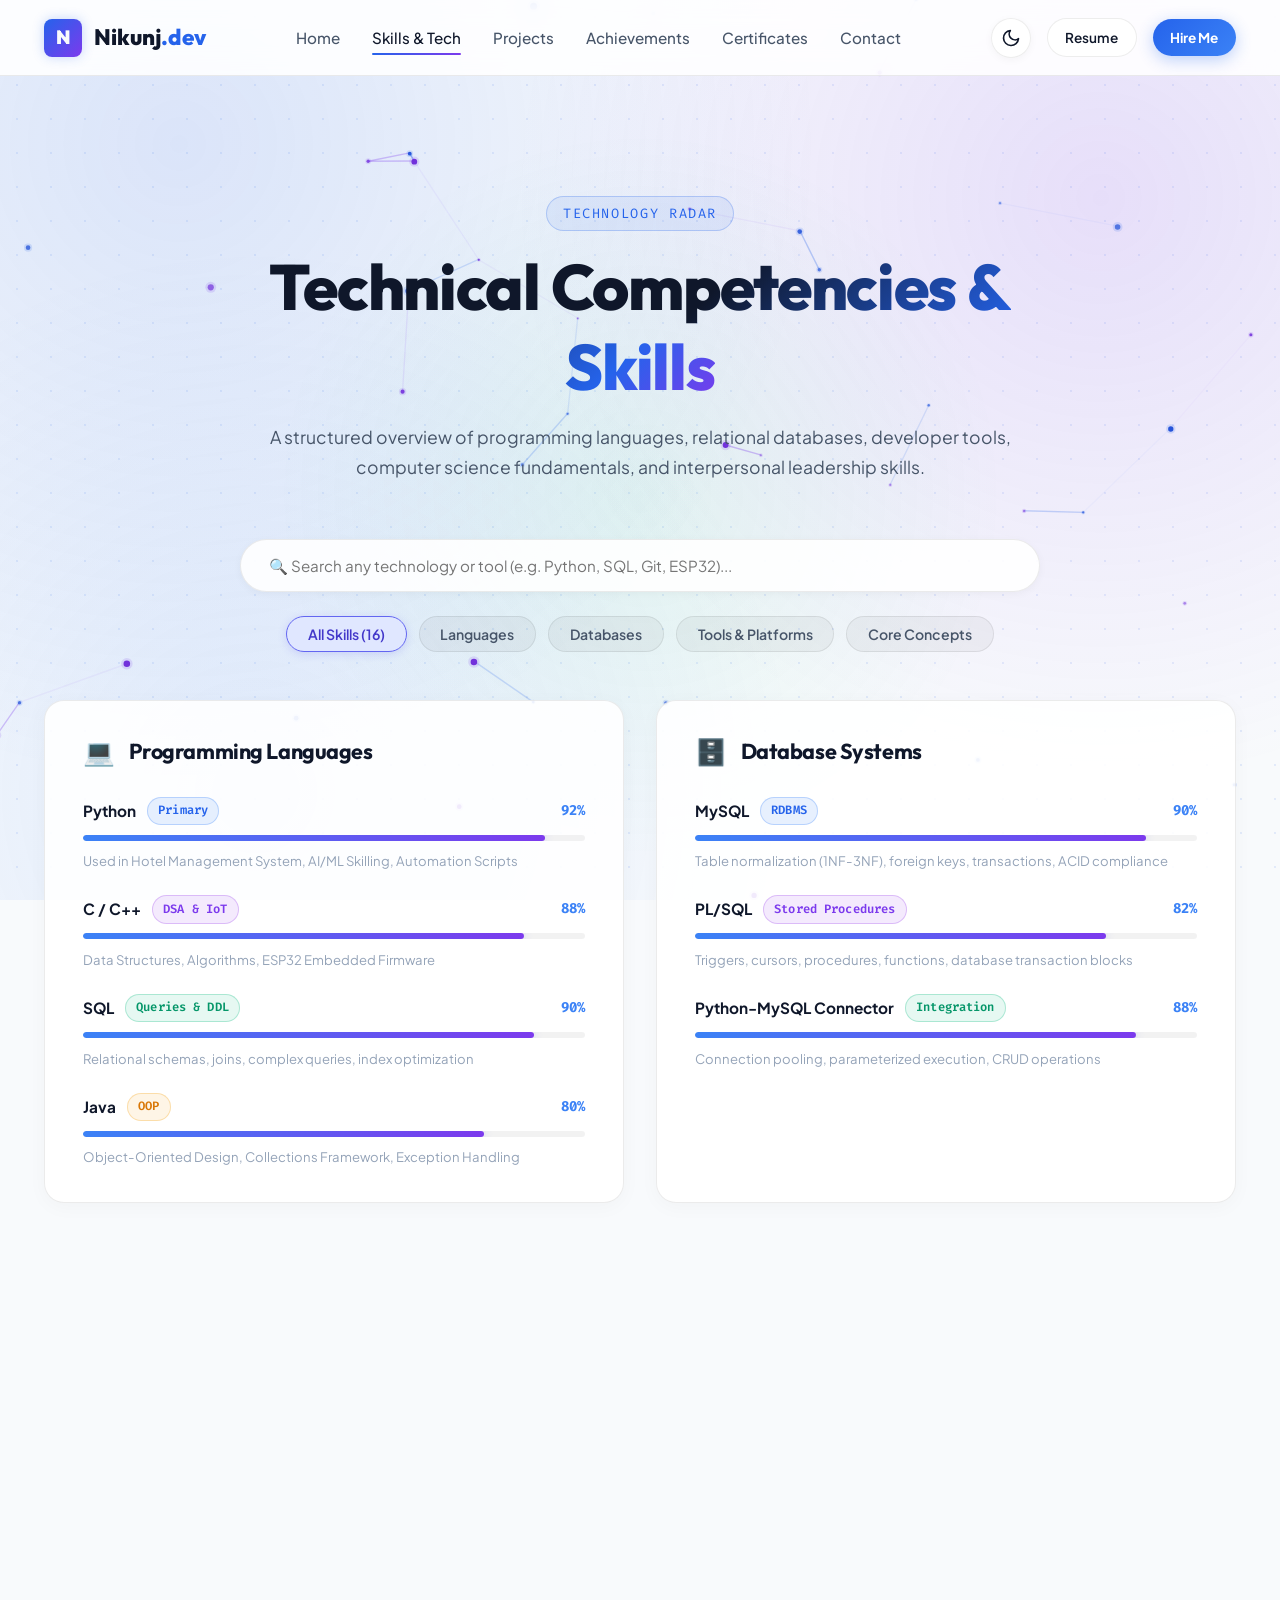
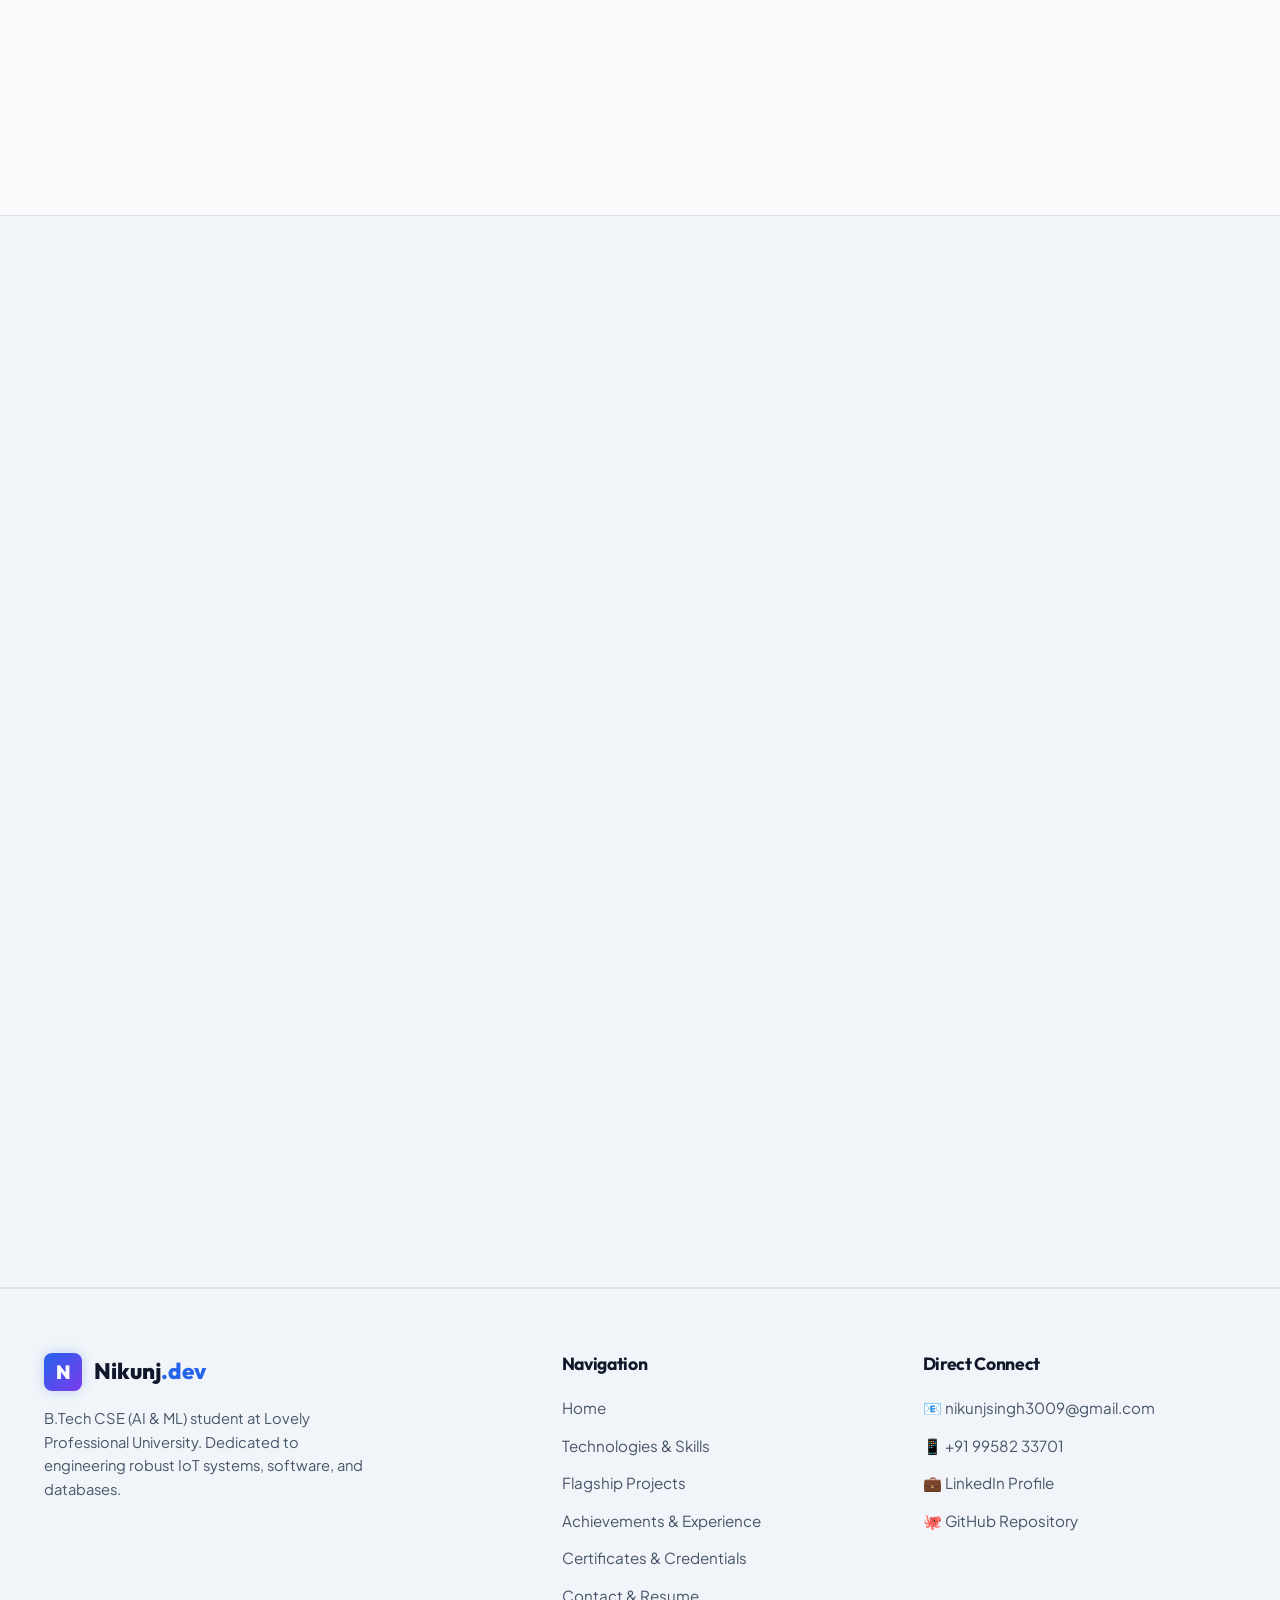
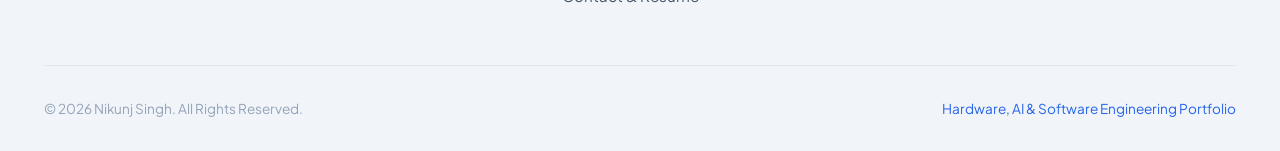
<file: skills.html>
<!DOCTYPE html>
<html lang="en">
<head>
  <meta charset="UTF-8">
  <meta name="viewport" content="width=device-width, initial-scale=1.0">
  <title>Technologies & Skills Matrix | Nikunj Singh</title>
  <meta name="description" content="Technical proficiencies, programming languages, databases, core computer science concepts, and tools mastered by Nikunj Singh.">
  <meta name="keywords" content="Nikunj Singh, Skills, C++, Python, SQL, MySQL, PL/SQL, DBMS, Data Structures, OOP, Computer Networks">
  <meta name="author" content="Nikunj Singh">

  <!-- Open Graph Meta Tags -->
  <meta property="og:title" content="Nikunj Singh | Technical Skills Matrix">
  <meta property="og:description" content="Explore programming languages, frameworks, databases, and core concepts mastered by Nikunj Singh.">
  <meta property="og:type" content="website">

  <!-- Favicon -->
  <link rel="icon" href="data:image/svg+xml,<svg xmlns=%22http://www.w3.org/2000/svg%22 viewBox=%220 0 100 100%22><text y=%22.9em%22 font-size=%2290%22>⚡</text></svg>">

  <!-- Stylesheets -->
  <link rel="stylesheet" href="css/style.css">
  <link rel="stylesheet" href="css/components.css">

  <script>
    (function() {
      var saved = localStorage.getItem('portfolio-theme');
      if (saved === 'dark' || saved === 'light') {
        document.documentElement.setAttribute('data-theme', saved);
      } else if (window.matchMedia && window.matchMedia('(prefers-color-scheme: dark)').matches) {
        document.documentElement.setAttribute('data-theme', 'dark');
      }
    })();
  </script>
</head>
<body>

  <div id="scroll-progress"></div>
  <canvas id="particle-canvas"></canvas>

  <!-- NAVBAR -->
  <header class="navbar">
    <div class="container nav-container">
      <a href="index.html" class="brand-logo">
        <div class="logo-icon">N</div>
        <span>Nikunj<span class="logo-dot">.dev</span></span>
      </a>

      <ul class="nav-menu">
        <li><a href="index.html" class="nav-link">Home</a></li>
        <li><a href="skills.html" class="nav-link active">Skills & Tech</a></li>
        <li><a href="projects.html" class="nav-link">Projects</a></li>
        <li><a href="achievements.html" class="nav-link">Achievements</a></li>
        <li><a href="certificates.html" class="nav-link">Certificates</a></li>
        <li><a href="contact.html" class="nav-link">Contact</a></li>
      </ul>

      <div class="nav-actions">
        <button class="theme-toggle-btn" aria-label="Toggle dark/light theme" title="Toggle theme">
          <svg class="theme-icon icon-moon" xmlns="http://www.w3.org/2000/svg" width="20" height="20" viewBox="0 0 24 24" fill="none" stroke="currentColor" stroke-width="2" stroke-linecap="round" stroke-linejoin="round">
            <path d="M21 12.79A9 9 0 1 1 11.21 3 7 7 0 0 0 21 12.79z"></path>
          </svg>
          <svg class="theme-icon icon-sun" xmlns="http://www.w3.org/2000/svg" width="20" height="20" viewBox="0 0 24 24" fill="none" stroke="currentColor" stroke-width="2" stroke-linecap="round" stroke-linejoin="round">
            <circle cx="12" cy="12" r="5"></circle>
            <line x1="12" y1="1" x2="12" y2="3"></line>
            <line x1="12" y1="21" x2="12" y2="23"></line>
            <line x1="4.22" y1="4.22" x2="5.64" y2="5.64"></line>
            <line x1="18.36" y1="18.36" x2="19.78" y2="19.78"></line>
            <line x1="1" y1="12" x2="3" y2="12"></line>
            <line x1="21" y1="12" x2="23" y2="12"></line>
            <line x1="4.22" y1="19.78" x2="5.64" y2="18.36"></line>
            <line x1="18.36" y1="5.64" x2="19.78" y2="4.22"></line>
          </svg>
        </button>
        <a href="contact.html#resume-section" class="btn btn-sm btn-secondary">Resume</a>
        <a href="contact.html" class="btn btn-sm btn-primary">Hire Me</a>
        <button class="nav-toggle" aria-label="Toggle navigation menu">☰</button>
      </div>
    </div>
  </header>

  <!-- Mobile Drawer Menu -->
  <div class="mobile-nav-drawer">
    <a href="index.html" class="nav-link"><span>Home</span> <span>→</span></a>
    <a href="skills.html" class="nav-link active"><span>Skills & Tech Stack</span> <span>→</span></a>
    <a href="projects.html" class="nav-link"><span>Flagship Projects</span> <span>→</span></a>
    <a href="achievements.html" class="nav-link"><span>Achievements & Leadership</span> <span>→</span></a>
    <a href="certificates.html" class="nav-link"><span>Certifications</span> <span>→</span></a>
    <a href="contact.html" class="nav-link"><span>Get In Touch</span> <span>→</span></a>
    <div class="mobile-theme-row">
      <span class="mobile-theme-label">
        <span>🌓</span>
        <span class="mobile-theme-text">Theme Mode</span>
      </span>
      <button class="theme-toggle-btn mobile-toggle" aria-label="Toggle dark/light theme" title="Toggle theme">
        <svg class="theme-icon icon-moon" xmlns="http://www.w3.org/2000/svg" width="20" height="20" viewBox="0 0 24 24" fill="none" stroke="currentColor" stroke-width="2" stroke-linecap="round" stroke-linejoin="round">
          <path d="M21 12.79A9 9 0 1 1 11.21 3 7 7 0 0 0 21 12.79z"></path>
        </svg>
        <svg class="theme-icon icon-sun" xmlns="http://www.w3.org/2000/svg" width="20" height="20" viewBox="0 0 24 24" fill="none" stroke="currentColor" stroke-width="2" stroke-linecap="round" stroke-linejoin="round">
          <circle cx="12" cy="12" r="5"></circle>
          <line x1="12" y1="1" x2="12" y2="3"></line>
          <line x1="12" y1="21" x2="12" y2="23"></line>
          <line x1="4.22" y1="4.22" x2="5.64" y2="5.64"></line>
          <line x1="18.36" y1="18.36" x2="19.78" y2="19.78"></line>
          <line x1="1" y1="12" x2="3" y2="12"></line>
          <line x1="21" y1="12" x2="23" y2="12"></line>
          <line x1="4.22" y1="19.78" x2="5.64" y2="18.36"></line>
          <line x1="18.36" y1="5.64" x2="19.78" y2="4.22"></line>
        </svg>
      </button>
    </div>
  </div>

  <main style="padding-top: calc(var(--nav-height) + 2rem);">
    <section class="section-padding">
      <div class="container">
        
        <div class="section-header reveal">
          <span class="section-tag">Technology Radar</span>
          <h1 class="section-title">Technical <span class="gradient-text">Competencies & Skills</span></h1>
          <p class="section-desc">A structured overview of programming languages, relational databases, developer tools, computer science fundamentals, and interpersonal leadership skills.</p>
        </div>

        <!-- Filter & Search Bar -->
        <div class="reveal" style="max-width: 800px; margin: 0 auto 2.5rem auto;">
          <div style="margin-bottom: 1.5rem;">
            <input type="text" id="skill-search" class="form-input" placeholder="🔍 Search any technology or tool (e.g. Python, SQL, Git, ESP32)..." style="border-radius: var(--radius-full); padding: 1rem 1.75rem; box-shadow: var(--shadow-sm);">
          </div>

          <div class="skills-filter-nav">
            <button class="filter-btn active" data-filter="all">All Skills (16)</button>
            <button class="filter-btn" data-filter="languages">Languages</button>
            <button class="filter-btn" data-filter="databases">Databases</button>
            <button class="filter-btn" data-filter="tools">Tools & Platforms</button>
            <button class="filter-btn" data-filter="core">Core Concepts</button>
          </div>
        </div>

        <!-- Skills Grid -->
        <div class="grid-2 skills-grid-container" style="gap: 2rem;">
          
          <!-- Category 1: Languages -->
          <div class="skill-category-card reveal reveal-left" data-category="languages">
            <h3 class="skill-category-title">
              <span style="font-size: 1.6rem;">💻</span>
              <span>Programming Languages</span>
            </h3>
            <div class="skill-items-list">
              <!-- Python -->
              <div class="skill-row">
                <div class="skill-info">
                  <span class="skill-name"><strong>Python</strong> <span class="badge badge-cyan">Primary</span></span>
                  <span class="skill-pct">92%</span>
                </div>
                <div class="skill-bar-track">
                  <div class="skill-bar-fill" data-level="92%"></div>
                </div>
                <span style="font-size: 0.82rem; color: var(--text-subtle);">Used in Hotel Management System, AI/ML Skilling, Automation Scripts</span>
              </div>

              <!-- C / C++ -->
              <div class="skill-row">
                <div class="skill-info">
                  <span class="skill-name"><strong>C / C++</strong> <span class="badge badge-purple">DSA & IoT</span></span>
                  <span class="skill-pct">88%</span>
                </div>
                <div class="skill-bar-track">
                  <div class="skill-bar-fill" data-level="88%"></div>
                </div>
                <span style="font-size: 0.82rem; color: var(--text-subtle);">Data Structures, Algorithms, ESP32 Embedded Firmware</span>
              </div>

              <!-- SQL -->
              <div class="skill-row">
                <div class="skill-info">
                  <span class="skill-name"><strong>SQL</strong> <span class="badge badge-emerald">Queries & DDL</span></span>
                  <span class="skill-pct">90%</span>
                </div>
                <div class="skill-bar-track">
                  <div class="skill-bar-fill" data-level="90%"></div>
                </div>
                <span style="font-size: 0.82rem; color: var(--text-subtle);">Relational schemas, joins, complex queries, index optimization</span>
              </div>

              <!-- Java -->
              <div class="skill-row">
                <div class="skill-info">
                  <span class="skill-name"><strong>Java</strong> <span class="badge badge-amber">OOP</span></span>
                  <span class="skill-pct">80%</span>
                </div>
                <div class="skill-bar-track">
                  <div class="skill-bar-fill" data-level="80%"></div>
                </div>
                <span style="font-size: 0.82rem; color: var(--text-subtle);">Object-Oriented Design, Collections Framework, Exception Handling</span>
              </div>
            </div>
          </div>

          <!-- Category 2: Databases -->
          <div class="skill-category-card reveal reveal-right" data-category="databases">
            <h3 class="skill-category-title">
              <span style="font-size: 1.6rem;">🗄️</span>
              <span>Database Systems</span>
            </h3>
            <div class="skill-items-list">
              <!-- MySQL -->
              <div class="skill-row">
                <div class="skill-info">
                  <span class="skill-name"><strong>MySQL</strong> <span class="badge badge-cyan">RDBMS</span></span>
                  <span class="skill-pct">90%</span>
                </div>
                <div class="skill-bar-track">
                  <div class="skill-bar-fill" data-level="90%"></div>
                </div>
                <span style="font-size: 0.82rem; color: var(--text-subtle);">Table normalization (1NF-3NF), foreign keys, transactions, ACID compliance</span>
              </div>

              <!-- PL/SQL -->
              <div class="skill-row">
                <div class="skill-info">
                  <span class="skill-name"><strong>PL/SQL</strong> <span class="badge badge-purple">Stored Procedures</span></span>
                  <span class="skill-pct">82%</span>
                </div>
                <div class="skill-bar-track">
                  <div class="skill-bar-fill" data-level="82%"></div>
                </div>
                <span style="font-size: 0.82rem; color: var(--text-subtle);">Triggers, cursors, procedures, functions, database transaction blocks</span>
              </div>

              <!-- Database Connectivity -->
              <div class="skill-row">
                <div class="skill-info">
                  <span class="skill-name"><strong>Python-MySQL Connector</strong> <span class="badge badge-emerald">Integration</span></span>
                  <span class="skill-pct">88%</span>
                </div>
                <div class="skill-bar-track">
                  <div class="skill-bar-fill" data-level="88%"></div>
                </div>
                <span style="font-size: 0.82rem; color: var(--text-subtle);">Connection pooling, parameterized execution, CRUD operations</span>
              </div>
            </div>
          </div>

          <!-- Category 3: Core Computer Science -->
          <div class="skill-category-card reveal reveal-left delay-1" data-category="core">
            <h3 class="skill-category-title">
              <span style="font-size: 1.6rem;">🧠</span>
              <span>Core Computer Science Concepts</span>
            </h3>
            <div class="skill-items-list">
              <!-- DSA -->
              <div class="skill-row">
                <div class="skill-info">
                  <span class="skill-name"><strong>Data Structures & Algorithms</strong></span>
                  <span class="skill-pct">88%</span>
                </div>
                <div class="skill-bar-track">
                  <div class="skill-bar-fill" data-level="88%"></div>
                </div>
                <span style="font-size: 0.82rem; color: var(--text-subtle);">Arrays, Linked Lists, Stacks, Queues, Trees, Graphs, Sorting & Searching</span>
              </div>

              <!-- OOPS -->
              <div class="skill-row">
                <div class="skill-info">
                  <span class="skill-name"><strong>Object-Oriented Programming (OOPS)</strong></span>
                  <span class="skill-pct">90%</span>
                </div>
                <div class="skill-bar-track">
                  <div class="skill-bar-fill" data-level="90%"></div>
                </div>
                <span style="font-size: 0.82rem; color: var(--text-subtle);">Encapsulation, Inheritance, Polymorphism, Abstraction, Design Patterns</span>
              </div>

              <!-- DBMS -->
              <div class="skill-row">
                <div class="skill-info">
                  <span class="skill-name"><strong>Database Management Systems (DBMS)</strong></span>
                  <span class="skill-pct">89%</span>
                </div>
                <div class="skill-bar-track">
                  <div class="skill-bar-fill" data-level="89%"></div>
                </div>
                <span style="font-size: 0.82rem; color: var(--text-subtle);">ER Modeling, Relational Algebra, Concurrency Control, Recovery Systems</span>
              </div>

              <!-- Computer Networks -->
              <div class="skill-row">
                <div class="skill-info">
                  <span class="skill-name"><strong>Computer Networks</strong></span>
                  <span class="skill-pct">84%</span>
                </div>
                <div class="skill-bar-track">
                  <div class="skill-bar-fill" data-level="84%"></div>
                </div>
                <span style="font-size: 0.82rem; color: var(--text-subtle);">OSI / TCP-IP Models, Routing Protocols, MQTT, HTTP/REST, Socket Comm</span>
              </div>
            </div>
          </div>

          <!-- Category 4: Tools & Platforms -->
          <div class="skill-category-card reveal reveal-right delay-1" data-category="tools">
            <h3 class="skill-category-title">
              <span style="font-size: 1.6rem;">🛠️</span>
              <span>Developer Tools & Platforms</span>
            </h3>
            <div class="skill-items-list">
              <!-- Git & GitHub -->
              <div class="skill-row">
                <div class="skill-info">
                  <span class="skill-name"><strong>Git & GitHub</strong> <span class="badge badge-cyan">Version Control</span></span>
                  <span class="skill-pct">90%</span>
                </div>
                <div class="skill-bar-track">
                  <div class="skill-bar-fill" data-level="90%"></div>
                </div>
                <span style="font-size: 0.82rem; color: var(--text-subtle);">Branching, pull requests, merge conflict resolution, repository workflows</span>
              </div>

              <!-- VS Code & Excel -->
              <div class="skill-row">
                <div class="skill-info">
                  <span class="skill-name"><strong>VS Code & Microsoft Excel</strong></span>
                  <span class="skill-pct">88%</span>
                </div>
                <div class="skill-bar-track">
                  <div class="skill-bar-fill" data-level="88%"></div>
                </div>
                <span style="font-size: 0.82rem; color: var(--text-subtle);">IDE customization, debugging, extensions, data analysis & spreadsheets</span>
              </div>

              <!-- Leadership & Team Player -->
              <div class="skill-row" data-category="soft">
                <div class="skill-info">
                  <span class="skill-name"><strong>Leadership & Team Collaboration</strong></span>
                  <span class="skill-pct">95%</span>
                </div>
                <div class="skill-bar-track">
                  <div class="skill-bar-fill" data-level="95%"></div>
                </div>
                <span style="font-size: 0.82rem; color: var(--text-subtle);">AIESEC campaigns, Youth Speak Forum organizing, hackathon teamwork</span>
              </div>

              <!-- Adaptability & Perseverance -->
              <div class="skill-row" data-category="soft">
                <div class="skill-info">
                  <span class="skill-name"><strong>Adaptability & Perseverance</strong></span>
                  <span class="skill-pct">94%</span>
                </div>
                <div class="skill-bar-track">
                  <div class="skill-bar-fill" data-level="94%"></div>
                </div>
                <span style="font-size: 0.82rem; color: var(--text-subtle);">Quick adoption of emerging frameworks, dedicated problem solving</span>
              </div>
            </div>
          </div>

        </div>
      </div>
    </section>

    <!-- =======================================================================
         INTERACTIVE CODE SANDBOX / SNIPPET RUNNER
         ======================================================================= -->
    <section class="section-padding section-alt">
      <div class="container">
        <div class="section-header reveal">
          <span class="section-tag">Live Sandbox</span>
          <h2 class="section-title">Interactive <span class="gradient-text">Code Showcase</span></h2>
          <p class="section-desc">Explore sample production-ready algorithms and architectural code snippets crafted by Nikunj.</p>
        </div>

        <div id="code-sandbox" class="code-sandbox-wrapper reveal" data-editor-theme="auto">
          <!-- Terminal Header -->
          <div class="editor-header">
            <div class="editor-window-controls">
              <span class="window-dot red"></span>
              <span class="window-dot yellow"></span>
              <span class="window-dot green"></span>
              <span id="snippet-title" class="editor-file-title">Python / ESP32 MQTT Appliance Controller Logic</span>
            </div>

            <div class="editor-header-actions">
              <!-- Editor Theme Switcher -->
              <div class="editor-theme-picker">
                <label for="editor-theme-select" class="theme-picker-label">🎨 Theme:</label>
                <select id="editor-theme-select" class="editor-theme-select" aria-label="Editor Theme Selector">
                  <option value="auto">Auto (Match Page)</option>
                  <option value="one-dark">One Dark Pro</option>
                  <option value="dracula">Dracula Dark</option>
                  <option value="monokai">Monokai Pro</option>
                  <option value="github-light">GitHub Light</option>
                </select>
              </div>

              <button id="copy-code-btn" class="btn btn-sm btn-secondary" style="padding: 0.35rem 0.85rem; font-size: 0.8rem;">📋 Copy Code</button>
            </div>
          </div>

          <!-- Code Tab Selector -->
          <div class="editor-tabs-bar">
            <button class="btn btn-sm code-tab-btn active" data-snippet="python_iot">🐍 Python IoT MQTT Engine</button>
            <button class="btn btn-sm code-tab-btn" data-snippet="mysql_hotel">🗄️ MySQL Hotel Stored Procedure</button>
            <button class="btn btn-sm code-tab-btn" data-snippet="cpp_dsa">⚡ C++ Graph BFS Traversal</button>
          </div>

          <!-- Code Display Body with Line Numbers & Syntax Highlighting -->
          <div class="editor-body">
            <div id="code-display"></div>
          </div>
        </div>

        <div style="text-align: center; margin-top: 3rem;" class="reveal">
          <a href="projects.html" class="btn btn-primary">
            <span>See These Technologies in Action on Projects Page</span>
            <span>⚡</span>
          </a>
        </div>
      </div>
    </section>
  </main>

  <!-- FOOTER -->
  <footer class="footer">
    <div class="container">
      <div class="footer-grid">
        <div>
          <a href="index.html" class="brand-logo" style="margin-bottom: 1rem;">
            <div class="logo-icon">N</div>
            <span>Nikunj<span class="logo-dot">.dev</span></span>
          </a>
          <p style="color: var(--text-muted); font-size: 0.92rem; max-width: 320px; line-height: 1.6;">
            B.Tech CSE (AI & ML) student at Lovely Professional University. Dedicated to engineering robust IoT systems, software, and databases.
          </p>
        </div>

        <div>
          <h4 class="footer-col-title">Navigation</h4>
          <ul class="footer-links">
            <li><a href="index.html">Home</a></li>
            <li><a href="skills.html">Technologies & Skills</a></li>
            <li><a href="projects.html">Flagship Projects</a></li>
            <li><a href="achievements.html">Achievements & Experience</a></li>
            <li><a href="certificates.html">Certificates & Credentials</a></li>
            <li><a href="contact.html">Contact & Resume</a></li>
          </ul>
        </div>

        <div>
          <h4 class="footer-col-title">Direct Connect</h4>
          <ul class="footer-links">
            <li><a href="mailto:nikunjsingh3009@gmail.com">📧 nikunjsingh3009@gmail.com</a></li>
            <li><a href="tel:+919958233701">📱 +91 99582 33701</a></li>
            <li><a href="https://www.linkedin.com/in/nikunjjsingh" target="_blank" rel="noopener">💼 LinkedIn Profile</a></li>
            <li><a href="https://github.com/nikunjsingh3009" target="_blank" rel="noopener">🐙 GitHub Repository</a></li>
          </ul>
        </div>
      </div>

      <div class="footer-bottom">
        <div>© 2026 Nikunj Singh. All Rights Reserved.</div>
        <div style="color: var(--accent-cyan);">Hardware, AI & Software Engineering Portfolio</div>
      </div>
    </div>
  </footer>

  <!-- Scripts -->
  <script src="js/main.js"></script>
  <script src="js/skills.js"></script>
</body>
</html>
</file>
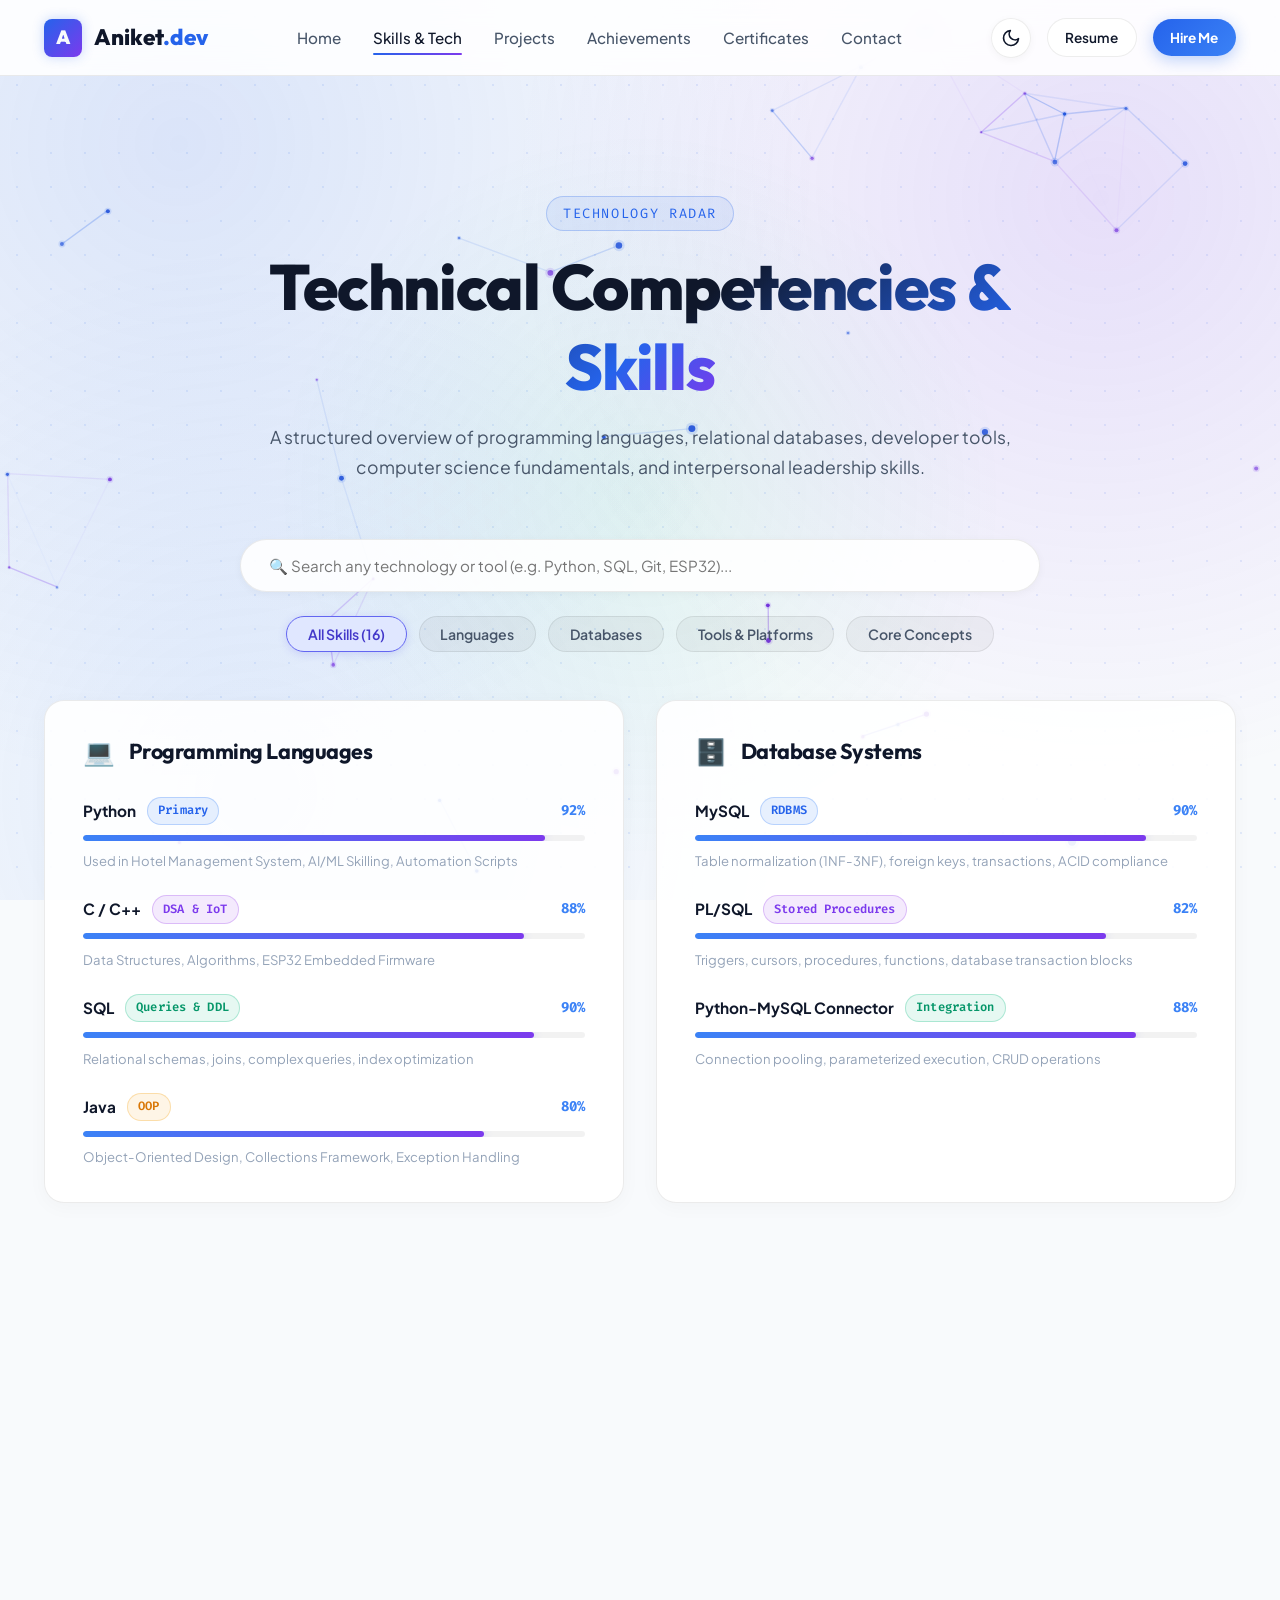
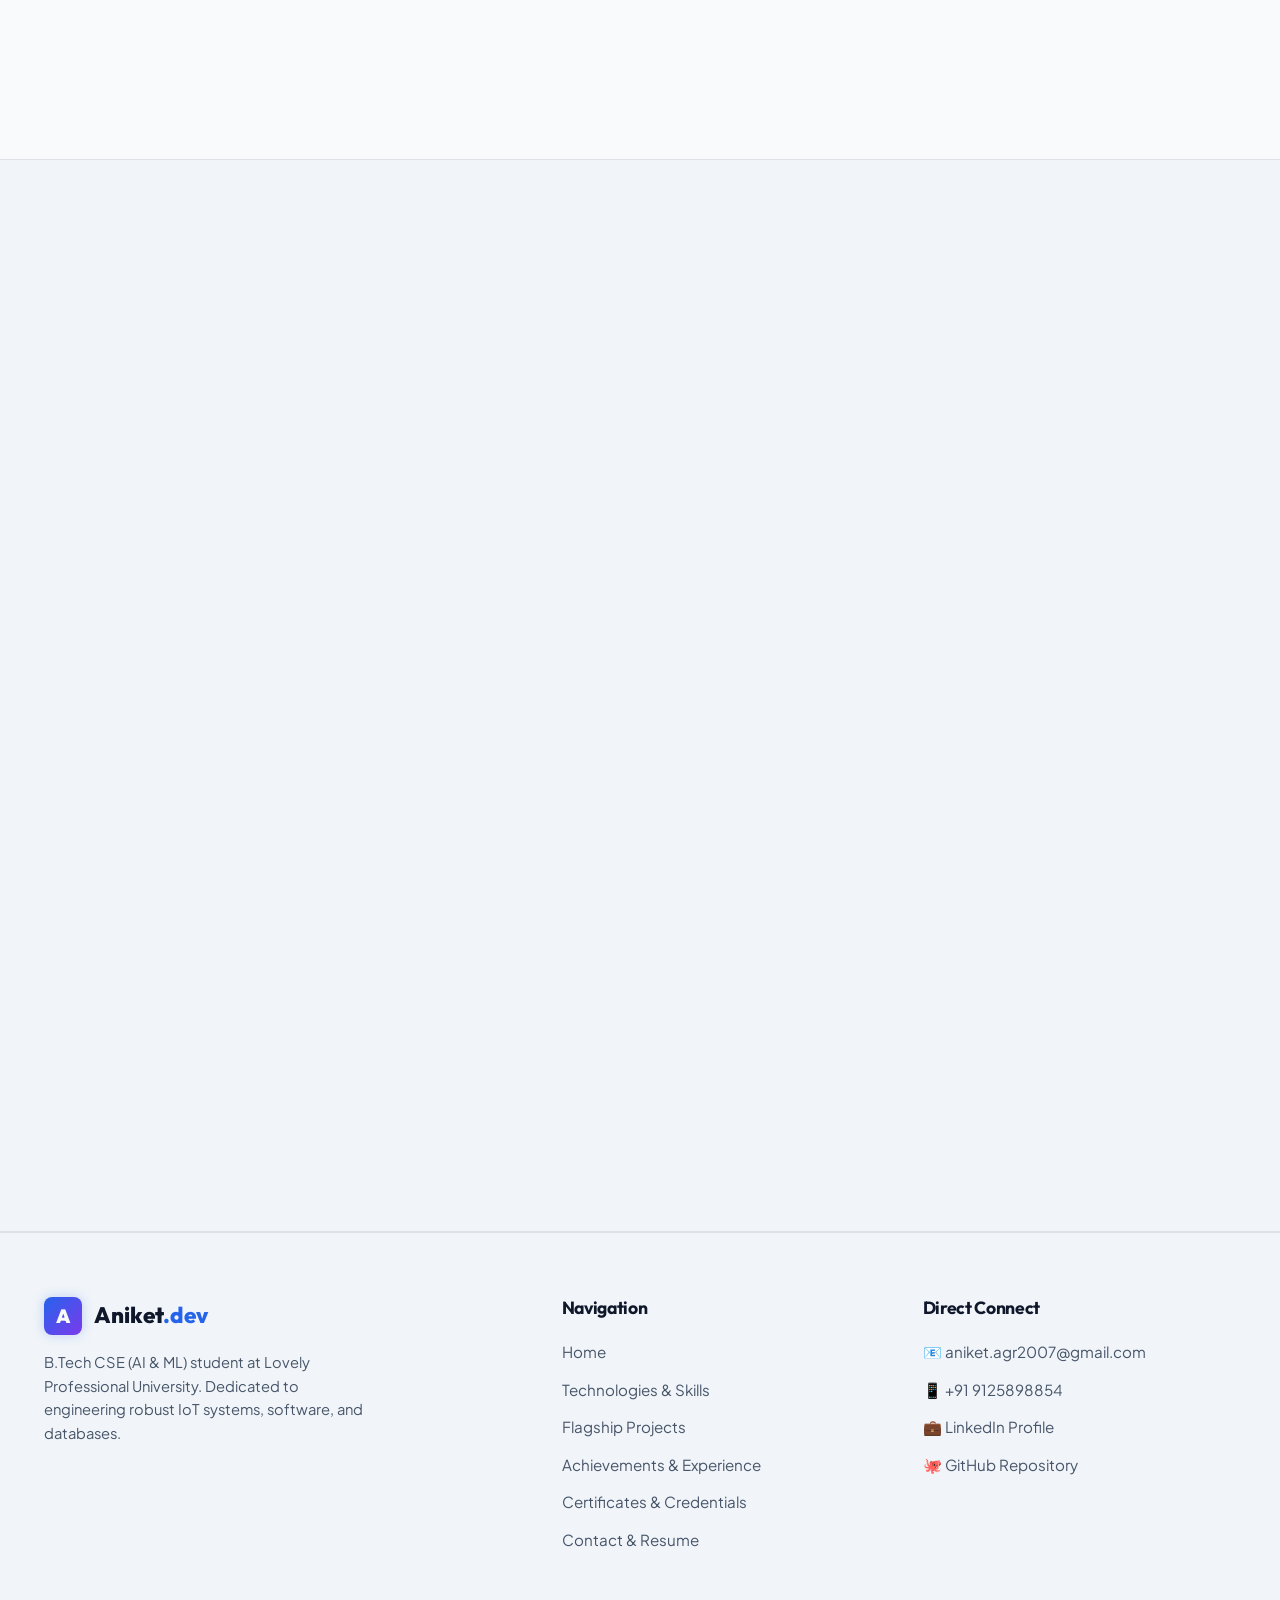
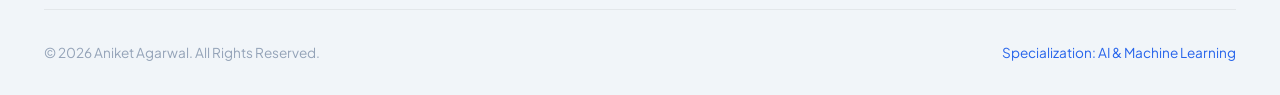
<file: skills_ref.html>
<!DOCTYPE html>
<html lang="en">
<head>
  <meta charset="UTF-8">
  <meta name="viewport" content="width=device-width, initial-scale=1.0">
  <title>Technologies & Skills Matrix | Aniket Agarwal</title>
  <meta name="description" content="Explore the technical capabilities, programming languages, database architectures, and engineering tools mastered by Aniket Agarwal.">
  <link rel="icon" href="data:image/svg+xml,<svg xmlns=%22http://www.w3.org/2000/svg%22 viewBox=%220 0 100 100%22><text y=%22.9em%22 font-size=%2290%22>⚡</text></svg>">
  <link rel="stylesheet" href="css/style.css">
  <link rel="stylesheet" href="css/components.css">

  <!-- Zero-Flicker Instant Theme Script -->
  <script>
    (function() {
      var saved = localStorage.getItem('portfolio-theme');
      if (saved === 'dark' || saved === 'light') {
        document.documentElement.setAttribute('data-theme', saved);
      } else if (window.matchMedia && window.matchMedia('(prefers-color-scheme: dark)').matches) {
        document.documentElement.setAttribute('data-theme', 'dark');
      }
    })();
  </script>
</head>
<body>

  <!-- Top Scroll Progress Bar -->
  <div id="scroll-progress"></div>
  <canvas id="particle-canvas"></canvas>

  <!-- =========================================================================
       NAVIGATION BAR
       ========================================================================= -->
  <header class="navbar">
    <div class="container nav-container">
      <a href="index.html" class="brand-logo">
        <div class="logo-icon">A</div>
        <span>Aniket<span class="logo-dot">.dev</span></span>
      </a>

      <ul class="nav-menu">
        <li><a href="index.html" class="nav-link">Home</a></li>
        <li><a href="skills.html" class="nav-link active">Skills & Tech</a></li>
        <li><a href="projects.html" class="nav-link">Projects</a></li>
        <li><a href="achievements.html" class="nav-link">Achievements</a></li>
        <li><a href="certificates.html" class="nav-link">Certificates</a></li>
        <li><a href="contact.html" class="nav-link">Contact</a></li>
      </ul>

      <div class="nav-actions">
        <button class="theme-toggle-btn" aria-label="Toggle dark/light theme" title="Toggle theme">
          <svg class="theme-icon icon-moon" xmlns="http://www.w3.org/2000/svg" width="20" height="20" viewBox="0 0 24 24" fill="none" stroke="currentColor" stroke-width="2" stroke-linecap="round" stroke-linejoin="round">
            <path d="M21 12.79A9 9 0 1 1 11.21 3 7 7 0 0 0 21 12.79z"></path>
          </svg>
          <svg class="theme-icon icon-sun" xmlns="http://www.w3.org/2000/svg" width="20" height="20" viewBox="0 0 24 24" fill="none" stroke="currentColor" stroke-width="2" stroke-linecap="round" stroke-linejoin="round">
            <circle cx="12" cy="12" r="5"></circle>
            <line x1="12" y1="1" x2="12" y2="3"></line>
            <line x1="12" y1="21" x2="12" y2="23"></line>
            <line x1="4.22" y1="4.22" x2="5.64" y2="5.64"></line>
            <line x1="18.36" y1="18.36" x2="19.78" y2="19.78"></line>
            <line x1="1" y1="12" x2="3" y2="12"></line>
            <line x1="21" y1="12" x2="23" y2="12"></line>
            <line x1="4.22" y1="19.78" x2="5.64" y2="18.36"></line>
            <line x1="18.36" y1="5.64" x2="19.78" y2="4.22"></line>
          </svg>
        </button>
        <a href="contact.html#resume-section" class="btn btn-sm btn-secondary">Resume</a>
        <a href="contact.html" class="btn btn-sm btn-primary">Hire Me</a>
        <button class="nav-toggle" aria-label="Toggle navigation menu">☰</button>
      </div>
    </div>
  </header>

  <!-- Mobile Drawer Menu -->
  <div class="mobile-nav-drawer">
    <a href="index.html" class="nav-link"><span>Home</span> <span>→</span></a>
    <a href="skills.html" class="nav-link active"><span>Skills & Tech Stack</span> <span>→</span></a>
    <a href="projects.html" class="nav-link"><span>Flagship Projects</span> <span>→</span></a>
    <a href="achievements.html" class="nav-link"><span>Achievements & Leadership</span> <span>→</span></a>
    <a href="certificates.html" class="nav-link"><span>Certifications</span> <span>→</span></a>
    <a href="contact.html" class="nav-link"><span>Get In Touch</span> <span>→</span></a>
    <div class="mobile-theme-row">
      <span class="mobile-theme-label">
        <span>🌓</span>
        <span class="mobile-theme-text">Theme Mode</span>
      </span>
      <button class="theme-toggle-btn mobile-toggle" aria-label="Toggle dark/light theme" title="Toggle theme">
        <svg class="theme-icon icon-moon" xmlns="http://www.w3.org/2000/svg" width="20" height="20" viewBox="0 0 24 24" fill="none" stroke="currentColor" stroke-width="2" stroke-linecap="round" stroke-linejoin="round">
          <path d="M21 12.79A9 9 0 1 1 11.21 3 7 7 0 0 0 21 12.79z"></path>
        </svg>
        <svg class="theme-icon icon-sun" xmlns="http://www.w3.org/2000/svg" width="20" height="20" viewBox="0 0 24 24" fill="none" stroke="currentColor" stroke-width="2" stroke-linecap="round" stroke-linejoin="round">
          <circle cx="12" cy="12" r="5"></circle>
          <line x1="12" y1="1" x2="12" y2="3"></line>
          <line x1="12" y1="21" x2="12" y2="23"></line>
          <line x1="4.22" y1="4.22" x2="5.64" y2="5.64"></line>
          <line x1="18.36" y1="18.36" x2="19.78" y2="19.78"></line>
          <line x1="1" y1="12" x2="3" y2="12"></line>
          <line x1="21" y1="12" x2="23" y2="12"></line>
          <line x1="4.22" y1="19.78" x2="5.64" y2="18.36"></line>
          <line x1="18.36" y1="5.64" x2="19.78" y2="4.22"></line>
        </svg>
      </button>
    </div>
  </div>

  <main style="padding-top: calc(var(--nav-height) + 2rem);">
    <!-- Header -->
    <section class="section-padding" style="padding-bottom: 2rem;">
      <div class="container">
        <div class="section-header reveal">
          <span class="section-tag">Technology Radar</span>
          <h1 class="section-title">Technical <span class="gradient-text">Competencies & Skills</span></h1>
          <p class="section-desc">A structured overview of programming languages, relational databases, developer tools, computer science fundamentals, and interpersonal leadership skills.</p>
        </div>

        <!-- Filter & Search Bar -->
        <div class="reveal" style="max-width: 800px; margin: 0 auto 2.5rem auto;">
          <div style="margin-bottom: 1.5rem;">
            <input type="text" id="skill-search" class="form-input" placeholder="🔍 Search any technology or tool (e.g. Python, SQL, Git, ESP32)..." style="border-radius: var(--radius-full); padding: 1rem 1.75rem; box-shadow: var(--shadow-sm);">
          </div>

          <div class="skills-filter-nav">
            <button class="filter-btn active" data-filter="all">All Skills (16)</button>
            <button class="filter-btn" data-filter="languages">Languages</button>
            <button class="filter-btn" data-filter="databases">Databases</button>
            <button class="filter-btn" data-filter="tools">Tools & Platforms</button>
            <button class="filter-btn" data-filter="core">Core Concepts</button>
          </div>
        </div>

        <!-- Skills Grid -->
        <div class="grid-2 skills-grid-container" style="gap: 2rem;">
          
          <!-- Category 1: Languages -->
          <div class="skill-category-card reveal reveal-left" data-category="languages">
            <h3 class="skill-category-title">
              <span style="font-size: 1.6rem;">💻</span>
              <span>Programming Languages</span>
            </h3>
            <div class="skill-items-list">
              <!-- Python -->
              <div class="skill-row">
                <div class="skill-info">
                  <span class="skill-name"><strong>Python</strong> <span class="badge badge-cyan">Primary</span></span>
                  <span class="skill-pct">92%</span>
                </div>
                <div class="skill-bar-track">
                  <div class="skill-bar-fill" data-level="92%"></div>
                </div>
                <span style="font-size: 0.82rem; color: var(--text-subtle);">Used in Hotel Management System, AI/ML Skilling, Automation Scripts</span>
              </div>

              <!-- C / C++ -->
              <div class="skill-row">
                <div class="skill-info">
                  <span class="skill-name"><strong>C / C++</strong> <span class="badge badge-purple">DSA & IoT</span></span>
                  <span class="skill-pct">88%</span>
                </div>
                <div class="skill-bar-track">
                  <div class="skill-bar-fill" data-level="88%"></div>
                </div>
                <span style="font-size: 0.82rem; color: var(--text-subtle);">Data Structures, Algorithms, ESP32 Embedded Firmware</span>
              </div>

              <!-- SQL -->
              <div class="skill-row">
                <div class="skill-info">
                  <span class="skill-name"><strong>SQL</strong> <span class="badge badge-emerald">Queries & DDL</span></span>
                  <span class="skill-pct">90%</span>
                </div>
                <div class="skill-bar-track">
                  <div class="skill-bar-fill" data-level="90%"></div>
                </div>
                <span style="font-size: 0.82rem; color: var(--text-subtle);">Relational schemas, joins, complex queries, index optimization</span>
              </div>

              <!-- Java -->
              <div class="skill-row">
                <div class="skill-info">
                  <span class="skill-name"><strong>Java</strong> <span class="badge badge-amber">OOP</span></span>
                  <span class="skill-pct">80%</span>
                </div>
                <div class="skill-bar-track">
                  <div class="skill-bar-fill" data-level="80%"></div>
                </div>
                <span style="font-size: 0.82rem; color: var(--text-subtle);">Object-Oriented Design, Collections Framework, Exception Handling</span>
              </div>
            </div>
          </div>

          <!-- Category 2: Databases -->
          <div class="skill-category-card reveal reveal-right" data-category="databases">
            <h3 class="skill-category-title">
              <span style="font-size: 1.6rem;">🗄️</span>
              <span>Database Systems</span>
            </h3>
            <div class="skill-items-list">
              <!-- MySQL -->
              <div class="skill-row">
                <div class="skill-info">
                  <span class="skill-name"><strong>MySQL</strong> <span class="badge badge-cyan">RDBMS</span></span>
                  <span class="skill-pct">90%</span>
                </div>
                <div class="skill-bar-track">
                  <div class="skill-bar-fill" data-level="90%"></div>
                </div>
                <span style="font-size: 0.82rem; color: var(--text-subtle);">Table normalization (1NF-3NF), foreign keys, transactions, ACID compliance</span>
              </div>

              <!-- PL/SQL -->
              <div class="skill-row">
                <div class="skill-info">
                  <span class="skill-name"><strong>PL/SQL</strong> <span class="badge badge-purple">Stored Procedures</span></span>
                  <span class="skill-pct">82%</span>
                </div>
                <div class="skill-bar-track">
                  <div class="skill-bar-fill" data-level="82%"></div>
                </div>
                <span style="font-size: 0.82rem; color: var(--text-subtle);">Triggers, cursors, procedures, functions, database transaction blocks</span>
              </div>

              <!-- Database Connectivity -->
              <div class="skill-row">
                <div class="skill-info">
                  <span class="skill-name"><strong>Python-MySQL Connector</strong> <span class="badge badge-emerald">Integration</span></span>
                  <span class="skill-pct">88%</span>
                </div>
                <div class="skill-bar-track">
                  <div class="skill-bar-fill" data-level="88%"></div>
                </div>
                <span style="font-size: 0.82rem; color: var(--text-subtle);">Connection pooling, parameterized execution, CRUD operations</span>
              </div>
            </div>
          </div>

          <!-- Category 3: Core Computer Science -->
          <div class="skill-category-card reveal reveal-left delay-1" data-category="core">
            <h3 class="skill-category-title">
              <span style="font-size: 1.6rem;">🧠</span>
              <span>Core Computer Science Concepts</span>
            </h3>
            <div class="skill-items-list">
              <!-- DSA -->
              <div class="skill-row">
                <div class="skill-info">
                  <span class="skill-name"><strong>Data Structures & Algorithms</strong></span>
                  <span class="skill-pct">88%</span>
                </div>
                <div class="skill-bar-track">
                  <div class="skill-bar-fill" data-level="88%"></div>
                </div>
                <span style="font-size: 0.82rem; color: var(--text-subtle);">Arrays, Linked Lists, Stacks, Queues, Trees, Graphs, Sorting & Searching</span>
              </div>

              <!-- OOPS -->
              <div class="skill-row">
                <div class="skill-info">
                  <span class="skill-name"><strong>Object-Oriented Programming (OOPS)</strong></span>
                  <span class="skill-pct">90%</span>
                </div>
                <div class="skill-bar-track">
                  <div class="skill-bar-fill" data-level="90%"></div>
                </div>
                <span style="font-size: 0.82rem; color: var(--text-subtle);">Encapsulation, Inheritance, Polymorphism, Abstraction, Design Patterns</span>
              </div>

              <!-- DBMS -->
              <div class="skill-row">
                <div class="skill-info">
                  <span class="skill-name"><strong>Database Management Systems (DBMS)</strong></span>
                  <span class="skill-pct">89%</span>
                </div>
                <div class="skill-bar-track">
                  <div class="skill-bar-fill" data-level="89%"></div>
                </div>
                <span style="font-size: 0.82rem; color: var(--text-subtle);">ER Modeling, Relational Algebra, Concurrency Control, Recovery Systems</span>
              </div>

              <!-- Computer Networks -->
              <div class="skill-row">
                <div class="skill-info">
                  <span class="skill-name"><strong>Computer Networks</strong></span>
                  <span class="skill-pct">84%</span>
                </div>
                <div class="skill-bar-track">
                  <div class="skill-bar-fill" data-level="84%"></div>
                </div>
                <span style="font-size: 0.82rem; color: var(--text-subtle);">OSI / TCP-IP Models, Routing Protocols, MQTT, HTTP/REST, Socket Comm</span>
              </div>
            </div>
          </div>

          <!-- Category 4: Tools & Platforms -->
          <div class="skill-category-card reveal reveal-right delay-1" data-category="tools">
            <h3 class="skill-category-title">
              <span style="font-size: 1.6rem;">🛠️</span>
              <span>Developer Tools & Platforms</span>
            </h3>
            <div class="skill-items-list">
              <!-- Git & GitHub -->
              <div class="skill-row">
                <div class="skill-info">
                  <span class="skill-name"><strong>Git & GitHub</strong> <span class="badge badge-cyan">Version Control</span></span>
                  <span class="skill-pct">90%</span>
                </div>
                <div class="skill-bar-track">
                  <div class="skill-bar-fill" data-level="90%"></div>
                </div>
                <span style="font-size: 0.82rem; color: var(--text-subtle);">Branching, pull requests, merge conflict resolution, repository workflows</span>
              </div>

              <!-- VS Code & Excel -->
              <div class="skill-row">
                <div class="skill-info">
                  <span class="skill-name"><strong>VS Code & Microsoft Excel</strong></span>
                  <span class="skill-pct">88%</span>
                </div>
                <div class="skill-bar-track">
                  <div class="skill-bar-fill" data-level="88%"></div>
                </div>
                <span style="font-size: 0.82rem; color: var(--text-subtle);">IDE customization, debugging, extensions, data analysis & spreadsheets</span>
              </div>

              <!-- Leadership & Team Player -->
              <div class="skill-row" data-category="soft">
                <div class="skill-info">
                  <span class="skill-name"><strong>Leadership & Team Collaboration</strong></span>
                  <span class="skill-pct">95%</span>
                </div>
                <div class="skill-bar-track">
                  <div class="skill-bar-fill" data-level="95%"></div>
                </div>
                <span style="font-size: 0.82rem; color: var(--text-subtle);">AIESEC campaigns, Youth Speak Forum organizing, hackathon teamwork</span>
              </div>

              <!-- Adaptability & Perseverance -->
              <div class="skill-row" data-category="soft">
                <div class="skill-info">
                  <span class="skill-name"><strong>Adaptability & Perseverance</strong></span>
                  <span class="skill-pct">94%</span>
                </div>
                <div class="skill-bar-track">
                  <div class="skill-bar-fill" data-level="94%"></div>
                </div>
                <span style="font-size: 0.82rem; color: var(--text-subtle);">Quick adoption of emerging frameworks, dedicated problem solving</span>
              </div>
            </div>
          </div>

        </div>
      </div>
    </section>

    <!-- =======================================================================
         INTERACTIVE CODE SANDBOX / SNIPPET RUNNER
         ======================================================================= -->
    <section class="section-padding section-alt">
      <div class="container">
        <div class="section-header reveal">
          <span class="section-tag">Live Sandbox</span>
          <h2 class="section-title">Interactive <span class="gradient-text">Code Showcase</span></h2>
          <p class="section-desc">Explore sample production-ready algorithms and architectural code snippets crafted by Aniket.</p>
        </div>

        <div id="code-sandbox" class="code-sandbox-wrapper reveal" data-editor-theme="auto">
          <!-- Terminal Header -->
          <div class="editor-header">
            <div class="editor-window-controls">
              <span class="window-dot red"></span>
              <span class="window-dot yellow"></span>
              <span class="window-dot green"></span>
              <span id="snippet-title" class="editor-file-title">Python / ESP32 MQTT Appliance Controller Logic</span>
            </div>

            <div class="editor-header-actions">
              <!-- Editor Theme Switcher -->
              <div class="editor-theme-picker">
                <label for="editor-theme-select" class="theme-picker-label">🎨 Theme:</label>
                <select id="editor-theme-select" class="editor-theme-select" aria-label="Editor Theme Selector">
                  <option value="auto">Auto (Match Page)</option>
                  <option value="one-dark">One Dark Pro</option>
                  <option value="dracula">Dracula Dark</option>
                  <option value="monokai">Monokai Pro</option>
                  <option value="github-light">GitHub Light</option>
                </select>
              </div>

              <button id="copy-code-btn" class="btn btn-sm btn-secondary" style="padding: 0.35rem 0.85rem; font-size: 0.8rem;">📋 Copy Code</button>
            </div>
          </div>

          <!-- Code Tab Selector -->
          <div class="editor-tabs-bar">
            <button class="btn btn-sm code-tab-btn active" data-snippet="python_iot">🐍 Python IoT MQTT Engine</button>
            <button class="btn btn-sm code-tab-btn" data-snippet="mysql_hotel">🗄️ MySQL Hotel Stored Procedure</button>
            <button class="btn btn-sm code-tab-btn" data-snippet="cpp_dsa">⚡ C++ Graph BFS Traversal</button>
          </div>

          <!-- Code Display Body with Line Numbers & Syntax Highlighting -->
          <div class="editor-body">
            <div id="code-display"></div>
          </div>
        </div>

        <div style="text-align: center; margin-top: 3rem;" class="reveal">
          <a href="projects.html" class="btn btn-primary">
            <span>See These Technologies in Action on Projects Page</span>
            <span>⚡</span>
          </a>
        </div>
      </div>
    </section>
  </main>

  <!-- =========================================================================
       FOOTER
       ========================================================================= -->
  <footer class="footer">
    <div class="container">
      <div class="footer-grid">
        <div>
          <a href="index.html" class="brand-logo" style="margin-bottom: 1rem;">
            <div class="logo-icon">A</div>
            <span>Aniket<span class="logo-dot">.dev</span></span>
          </a>
          <p style="color: var(--text-muted); font-size: 0.92rem; max-width: 320px; line-height: 1.6;">
            B.Tech CSE (AI & ML) student at Lovely Professional University. Dedicated to engineering robust IoT systems, software, and databases.
          </p>
        </div>

        <div>
          <h4 class="footer-col-title">Navigation</h4>
          <ul class="footer-links">
            <li><a href="index.html">Home</a></li>
            <li><a href="skills.html">Technologies & Skills</a></li>
            <li><a href="projects.html">Flagship Projects</a></li>
            <li><a href="achievements.html">Achievements & Experience</a></li>
            <li><a href="certificates.html">Certificates & Credentials</a></li>
            <li><a href="contact.html">Contact & Resume</a></li>
          </ul>
        </div>

        <div>
          <h4 class="footer-col-title">Direct Connect</h4>
          <ul class="footer-links">
            <li><a href="mailto:aniket.agr2007@gmail.com">📧 aniket.agr2007@gmail.com</a></li>
            <li><a href="tel:+919125898854">📱 +91 9125898854</a></li>
            <li><a href="https://www.linkedin.com/in/aniket-agarwal-oo7" target="_blank" rel="noopener">💼 LinkedIn Profile</a></li>
            <li><a href="https://github.com/Aniketagr07" target="_blank" rel="noopener">🐙 GitHub Repository</a></li>
          </ul>
        </div>
      </div>

      <div class="footer-bottom">
        <div>© 2026 Aniket Agarwal. All Rights Reserved.</div>
        <div style="color: var(--accent-cyan);">Specialization: AI & Machine Learning</div>
      </div>
    </div>
  </footer>

  <!-- Scripts -->
  <script src="js/main.js"></script>
  <script src="js/skills.js"></script>
</body>
</html>
</file>
<file: css/style.css>
/* ==========================================================================
   NIKUNJ SINGH - MODERN PORTFOLIO DESIGN SYSTEM
   Theme: Clean Light Mode Theme (Optimized 60-120 FPS Rendering)
   ========================================================================== */

@import url('https://fonts.googleapis.com/css2?family=Fira+Code:wght@400;500;600&family=Outfit:wght@300;400;500;600;700;800;900&family=Plus+Jakarta+Sans:ital,wght@0,300;0,400;0,500;0,600;0,700;1,400&display=swap');

:root {
  /* Color Palette - Cyber Slate & Clean Light Mode */
  --bg-primary: #f8fafc;
  --bg-secondary: #ffffff;
  --bg-tertiary: #f1f5f9;
  --bg-card: rgba(255, 255, 255, 0.9);
  --bg-card-hover: #ffffff;
  --bg-glass: rgba(255, 255, 255, 0.88);
  --bg-glass-border: rgba(0, 0, 0, 0.08);
  --bg-glass-border-hover: rgba(37, 99, 235, 0.35);
  --border-subtle: rgba(0, 0, 0, 0.07);
  --bg-nav-scrolled: rgba(255, 255, 255, 0.96);
  --bg-mobile-nav: rgba(255, 255, 255, 0.98);
  --bg-badge-neutral: rgba(0, 0, 0, 0.04);
  --border-badge-neutral: rgba(0, 0, 0, 0.08);

  /* Accent Colors */
  --accent-cyan: #2563eb;
  --accent-cyan-glow: rgba(37, 99, 235, 0.25);
  --accent-purple: #7c3aed;
  --accent-purple-glow: rgba(124, 58, 237, 0.25);
  --accent-emerald: #10b981;
  --accent-emerald-glow: rgba(16, 185, 129, 0.25);
  --accent-amber: #f59e0b;
  --accent-rose: #f43f5e;
  --accent-blue: #3b82f6;

  /* Text Colors */
  --text-main: #0f172a;
  --text-muted: #475569;
  --text-subtle: #94a3b8;
  --text-accent: #2563eb;

  /* Typography */
  --font-heading: 'Outfit', sans-serif;
  --font-body: 'Plus Jakarta Sans', sans-serif;
  --font-mono: 'Fira Code', monospace;

  /* Shadows & Glows */
  --shadow-sm: 0 2px 8px rgba(0, 0, 0, 0.04);
  --shadow-md: 0 6px 20px rgba(0, 0, 0, 0.05);
  --shadow-lg: 0 12px 32px rgba(0, 0, 0, 0.07);
  --shadow-glow-cyan: 0 0 20px rgba(37, 99, 235, 0.2);
  --shadow-glow-purple: 0 0 20px rgba(124, 58, 237, 0.2);

  /* Transitions */
  --transition-fast: 0.15s ease;
  --transition-normal: 0.25s cubic-bezier(0.16, 1, 0.3, 1);
  --transition-smooth: 0.4s cubic-bezier(0.16, 1, 0.3, 1);

  /* Border Radius */
  --radius-sm: 8px;
  --radius-md: 14px;
  --radius-lg: 22px;
  --radius-full: 9999px;

  /* Layout */
  --container-max: 1240px;
  --nav-height: 76px;
}

/* ==========================================================================
   Dark Theme Definition
   ========================================================================== */
[data-theme="dark"] {
  /* Color Palette - Deep Cyber Midnight Slate */
  --bg-primary: #070b14;
  --bg-secondary: #0e1526;
  --bg-tertiary: #131c33;
  --bg-card: rgba(14, 21, 38, 0.88);
  --bg-card-hover: #182542;
  --bg-glass: rgba(7, 11, 20, 0.86);
  --bg-glass-border: rgba(255, 255, 255, 0.08);
  --bg-glass-border-hover: rgba(56, 189, 248, 0.45);
  --border-subtle: rgba(255, 255, 255, 0.08);
  --bg-nav-scrolled: rgba(7, 11, 20, 0.96);
  --bg-mobile-nav: rgba(7, 11, 20, 0.98);
  --bg-badge-neutral: rgba(255, 255, 255, 0.06);
  --border-badge-neutral: rgba(255, 255, 255, 0.1);

  /* Radiant Neon Accents for Dark Mode */
  --accent-cyan: #38bdf8;
  --accent-cyan-glow: rgba(56, 189, 248, 0.35);
  --accent-purple: #c084fc;
  --accent-purple-glow: rgba(192, 132, 252, 0.35);
  --accent-emerald: #34d399;
  --accent-emerald-glow: rgba(52, 211, 153, 0.35);
  --accent-amber: #fbbf24;
  --accent-rose: #fb7185;
  --accent-blue: #60a5fa;

  /* Text Colors */
  --text-main: #f8fafc;
  --text-muted: #94a3b8;
  --text-subtle: #64748b;
  --text-accent: #38bdf8;

  /* Shadows & Glows */
  --shadow-sm: 0 2px 8px rgba(0, 0, 0, 0.4);
  --shadow-md: 0 6px 20px rgba(0, 0, 0, 0.5);
  --shadow-lg: 0 12px 32px rgba(0, 0, 0, 0.7);
  --shadow-glow-cyan: 0 0 24px rgba(56, 189, 248, 0.28);
  --shadow-glow-purple: 0 0 24px rgba(192, 132, 252, 0.28);
}

/* ==========================================================================
   CSS Reset & Base Rules
   ========================================================================== */

*, *::before, *::after {
  box-sizing: border-box;
  margin: 0;
  padding: 0;
}

html {
  font-size: 16px;
  scroll-behavior: smooth;
  scroll-padding-top: var(--nav-height);
  background-color: var(--bg-primary);
  color: var(--text-main);
  font-family: var(--font-body);
  line-height: 1.6;
  -webkit-font-smoothing: antialiased;
  -moz-osx-font-smoothing: grayscale;
}

body {
  min-height: 100vh;
  overflow-x: hidden;
  position: relative;
  background-color: var(--bg-primary);
}

/* GPU-Composited Static Ambient Nebula & Tech Matrix Grid */
body::before {
  content: '';
  position: fixed;
  top: 0;
  left: 0;
  right: 0;
  bottom: 0;
  background-image: 
    radial-gradient(circle at 14% 16%, rgba(37, 99, 235, 0.14) 0%, transparent 48%),
    radial-gradient(circle at 86% 22%, rgba(124, 58, 237, 0.14) 0%, transparent 45%),
    radial-gradient(circle at 50% 55%, rgba(16, 185, 129, 0.09) 0%, transparent 45%),
    radial-gradient(circle at 20% 88%, rgba(59, 130, 246, 0.12) 0%, transparent 42%),
    radial-gradient(rgba(37, 99, 235, 0.10) 1.5px, transparent 1.5px);
  background-size: 100% 100%, 100% 100%, 100% 100%, 100% 100%, 34px 34px;
  pointer-events: none;
  z-index: 0;
  transform: translateZ(0);
  transition: background-image var(--transition-normal);
}

[data-theme="dark"] body::before {
  background-image: 
    radial-gradient(circle at 12% 15%, rgba(56, 189, 248, 0.15) 0%, transparent 45%),
    radial-gradient(circle at 88% 85%, rgba(192, 132, 252, 0.15) 0%, transparent 50%),
    radial-gradient(circle at 50% 50%, rgba(52, 211, 153, 0.06) 0%, transparent 45%),
    radial-gradient(rgba(56, 189, 248, 0.08) 1.5px, transparent 1.5px);
  background-size: 100% 100%, 100% 100%, 100% 100%, 34px 34px;
}

/* Custom Scrollbar */
::-webkit-scrollbar {
  width: 8px;
}

::-webkit-scrollbar-track {
  background: var(--bg-primary);
}

::-webkit-scrollbar-thumb {
  background: #cbd5e1;
  border-radius: var(--radius-full);
  border: 2px solid var(--bg-primary);
}

::-webkit-scrollbar-thumb:hover {
  background: var(--accent-cyan);
}

[data-theme="dark"] ::-webkit-scrollbar-thumb {
  background: #334155;
  border-color: var(--bg-primary);
}

[data-theme="dark"] ::-webkit-scrollbar-thumb:hover {
  background: var(--accent-cyan);
}

/* Scroll Progress Bar */
#scroll-progress {
  position: fixed;
  top: 0;
  left: 0;
  height: 3px;
  width: 0%;
  background: linear-gradient(90deg, var(--accent-cyan), var(--accent-purple), var(--accent-emerald));
  z-index: 9999;
  transform: translateZ(0);
  pointer-events: none;
}

/* Canvas Background */
#particle-canvas {
  position: fixed;
  top: 0;
  left: 0;
  width: 100%;
  height: 100%;
  pointer-events: none;
  z-index: 0;
  opacity: 1;
  transform: translateZ(0);
}

/* Base Typography */
h1, h2, h3, h4, h5, h6 {
  font-family: var(--font-heading);
  color: var(--text-main);
  line-height: 1.25;
  font-weight: 700;
  letter-spacing: -0.02em;
}

h1 { font-size: clamp(2.4rem, 5vw, 4rem); font-weight: 800; }
h2 { font-size: clamp(1.8rem, 3.5vw, 2.75rem); }
h3 { font-size: clamp(1.3rem, 2.5vw, 1.8rem); }
h4 { font-size: 1.25rem; }

p {
  color: var(--text-muted);
  font-size: 1.05rem;
  line-height: 1.7;
}

a {
  color: inherit;
  text-decoration: none;
  transition: color var(--transition-fast);
}

button {
  cursor: pointer;
  border: none;
  outline: none;
  font-family: inherit;
  background: transparent;
}

img, svg {
  display: block;
  max-width: 100%;
}

code, pre {
  font-family: var(--font-mono);
}

/* Layout Utilities */
.container {
  width: 100%;
  max-width: var(--container-max);
  margin-left: auto;
  margin-right: auto;
  padding-left: 1.5rem;
  padding-right: 1.5rem;
  position: relative;
  z-index: 1;
}

.section-padding {
  padding-top: 5.5rem;
  padding-bottom: 5.5rem;
}

.section-alt {
  background: var(--bg-tertiary);
  border-top: 1px solid var(--bg-glass-border);
  border-bottom: 1px solid var(--bg-glass-border);
}

.section-header {
  text-align: center;
  max-width: 760px;
  margin: 0 auto 3.5rem auto;
}

.section-tag {
  display: inline-flex;
  align-items: center;
  gap: 0.5rem;
  font-family: var(--font-mono);
  font-size: 0.85rem;
  text-transform: uppercase;
  letter-spacing: 0.12em;
  color: var(--accent-cyan);
  background: rgba(37, 99, 235, 0.08);
  border: 1px solid rgba(37, 99, 235, 0.25);
  padding: 0.35rem 1rem;
  border-radius: var(--radius-full);
  margin-bottom: 1rem;
}

.section-title {
  margin-bottom: 1rem;
}

.section-title .gradient-text {
  background: linear-gradient(135deg, var(--text-main) 30%, var(--accent-cyan) 80%, var(--accent-purple) 100%);
  -webkit-background-clip: text;
  -webkit-text-fill-color: transparent;
}

.section-desc {
  font-size: 1.1rem;
  color: var(--text-muted);
}

/* Gradient Text Utilities */
.gradient-text {
  background: linear-gradient(135deg, var(--text-main) 20%, var(--accent-cyan) 75%, var(--accent-purple) 100%);
  -webkit-background-clip: text;
  -webkit-text-fill-color: transparent;
}

.gradient-text-cyan {
  background: linear-gradient(135deg, var(--accent-cyan), #3b82f6);
  -webkit-background-clip: text;
  -webkit-text-fill-color: transparent;
}

.gradient-text-purple {
  background: linear-gradient(135deg, var(--accent-purple), #ec4899);
  -webkit-background-clip: text;
  -webkit-text-fill-color: transparent;
}

.gradient-text-emerald {
  background: linear-gradient(135deg, var(--accent-emerald), #34d399);
  -webkit-background-clip: text;
  -webkit-text-fill-color: transparent;
}

/* Card Utilities */
.glass-card {
  background: var(--bg-card);
  border: 1px solid var(--bg-glass-border);
  border-radius: var(--radius-md);
  padding: 1.75rem;
  transition: transform var(--transition-normal), border-color var(--transition-normal), box-shadow var(--transition-normal);
  position: relative;
  overflow: hidden;
  transform: translateZ(0);
}

.glass-card:hover {
  border-color: var(--bg-glass-border-hover);
  transform: translateY(-3px) translateZ(0);
  box-shadow: 0 12px 28px rgba(0, 0, 0, 0.08), 0 0 16px rgba(37, 99, 235, 0.08);
  background: var(--bg-card-hover);
}

.cta-banner-card {
  padding: 4rem 2.5rem;
  text-align: center;
  border-color: rgba(37, 99, 235, 0.25);
  background: linear-gradient(135deg, rgba(255, 255, 255, 0.95), rgba(241, 245, 249, 0.9));
  box-shadow: 0 16px 40px rgba(0, 0, 0, 0.05);
  position: relative;
  overflow: hidden;
}

.cta-banner-card::before {
  content: '';
  position: absolute;
  top: -40%;
  left: 50%;
  transform: translateX(-50%);
  width: 70%;
  height: 90%;
  background: radial-gradient(ellipse at center, rgba(37, 99, 235, 0.08), transparent 70%);
  pointer-events: none;
  border-radius: 50%;
}

[data-theme="dark"] .cta-banner-card {
  background: linear-gradient(135deg, rgba(19, 28, 51, 0.92), rgba(14, 21, 38, 0.98));
  border-color: rgba(56, 189, 248, 0.35);
  box-shadow: 0 20px 50px rgba(0, 0, 0, 0.6), 0 0 35px rgba(56, 189, 248, 0.12);
}

[data-theme="dark"] .cta-banner-card::before {
  background: radial-gradient(ellipse at center, rgba(56, 189, 248, 0.14), transparent 70%);
}

/* Glow Border & Badge Utilities */
.badge {
  display: inline-flex;
  align-items: center;
  gap: 0.35rem;
  font-size: 0.76rem;
  font-weight: 600;
  padding: 0.22rem 0.65rem;
  border-radius: var(--radius-full);
  font-family: var(--font-mono);
  letter-spacing: 0.01em;
}

.badge-cyan {
  background: rgba(59, 130, 246, 0.12);
  color: #2563eb;
  border: 1px solid rgba(59, 130, 246, 0.28);
}

[data-theme="dark"] .badge-cyan {
  background: rgba(56, 189, 248, 0.15);
  color: #38bdf8;
  border-color: rgba(56, 189, 248, 0.35);
}

.badge-purple {
  background: rgba(147, 51, 234, 0.1);
  color: #7c3aed;
  border: 1px solid rgba(147, 51, 234, 0.25);
}

[data-theme="dark"] .badge-purple {
  background: rgba(192, 132, 252, 0.15);
  color: #c084fc;
  border-color: rgba(192, 132, 252, 0.35);
}

.badge-emerald {
  background: rgba(16, 185, 129, 0.1);
  color: #059669;
  border: 1px solid rgba(16, 185, 129, 0.28);
}

[data-theme="dark"] .badge-emerald {
  background: rgba(52, 211, 153, 0.15);
  color: #34d399;
  border-color: rgba(52, 211, 153, 0.35);
}

.badge-amber {
  background: rgba(245, 158, 11, 0.1);
  color: #d97706;
  border: 1px solid rgba(245, 158, 11, 0.28);
}

[data-theme="dark"] .badge-amber {
  background: rgba(251, 191, 36, 0.15);
  color: #fbbf24;
  border-color: rgba(251, 191, 36, 0.35);
}

/* Button Styles */
.btn {
  display: inline-flex;
  align-items: center;
  justify-content: center;
  gap: 0.6rem;
  padding: 0.8rem 1.6rem;
  font-size: 0.95rem;
  font-weight: 600;
  border-radius: var(--radius-full);
  transition: transform var(--transition-normal), box-shadow var(--transition-normal), background var(--transition-normal), border-color var(--transition-normal);
  position: relative;
  overflow: hidden;
  z-index: 1;
  text-decoration: none;
  transform: translateZ(0);
}

.btn-primary {
  background: linear-gradient(135deg, var(--accent-cyan), #3b82f6);
  color: #ffffff;
  font-weight: 700;
  box-shadow: 0 4px 16px rgba(37, 99, 235, 0.3);
}

.btn-primary:hover {
  transform: translateY(-2px) translateZ(0);
  box-shadow: 0 6px 22px rgba(37, 99, 235, 0.45);
  color: #ffffff;
}

.btn-secondary {
  background: var(--bg-card);
  color: var(--text-main);
  border: 1px solid var(--border-subtle);
}

.btn-secondary:hover {
  border-color: var(--accent-cyan);
  background: rgba(37, 99, 235, 0.12);
  color: var(--accent-cyan);
  transform: translateY(-2px) translateZ(0);
  box-shadow: 0 4px 14px rgba(37, 99, 235, 0.15);
}

.btn-outline {
  background: transparent;
  color: var(--text-main);
  border: 1px solid var(--border-subtle);
}

.btn-outline:hover {
  border-color: var(--accent-purple);
  color: var(--accent-purple);
  background: rgba(124, 58, 237, 0.1);
}

.btn-sm {
  padding: 0.5rem 1.1rem;
  font-size: 0.85rem;
}

.btn-icon {
  width: 44px;
  height: 44px;
  border-radius: 50%;
  padding: 0;
  display: inline-flex;
  align-items: center;
  justify-content: center;
}

/* ==========================================================================
   Theme Switcher Button & Micro-Interactions
   ========================================================================== */
.theme-toggle-btn {
  width: 40px;
  height: 40px;
  border-radius: 50%;
  display: inline-flex;
  align-items: center;
  justify-content: center;
  background: var(--bg-card);
  border: 1px solid var(--border-subtle);
  color: var(--text-main);
  cursor: pointer;
  position: relative;
  overflow: hidden;
  transition: transform var(--transition-normal), border-color var(--transition-normal), box-shadow var(--transition-normal), background var(--transition-normal), color var(--transition-normal);
  transform: translateZ(0);
  box-shadow: var(--shadow-sm);
  flex-shrink: 0;
}

.theme-toggle-btn:hover {
  border-color: var(--accent-cyan);
  color: var(--accent-cyan);
  transform: translateY(-2px) scale(1.05) translateZ(0);
  box-shadow: var(--shadow-glow-cyan);
}

.theme-toggle-btn:active {
  transform: scale(0.95) translateZ(0);
}

.theme-toggle-btn .theme-icon {
  position: absolute;
  width: 20px;
  height: 20px;
  display: flex;
  align-items: center;
  justify-content: center;
  transition: transform 0.45s cubic-bezier(0.16, 1, 0.3, 1), opacity 0.35s ease;
  pointer-events: none;
}

/* Default (Light Mode): Show Moon, Hide Sun */
.theme-toggle-btn .icon-moon {
  opacity: 1;
  transform: rotate(0deg) scale(1);
  color: var(--text-main);
}

.theme-toggle-btn .icon-sun {
  opacity: 0;
  transform: rotate(90deg) scale(0.5);
  color: #fbbf24;
}

/* Dark Mode: Show Sun, Hide Moon */
[data-theme="dark"] .theme-toggle-btn .icon-moon {
  opacity: 0;
  transform: rotate(-90deg) scale(0.5);
}

[data-theme="dark"] .theme-toggle-btn .icon-sun {
  opacity: 1;
  transform: rotate(0deg) scale(1);
  color: #fbbf24;
}

/* Mobile Drawer Theme Toggle Row */
.mobile-theme-row {
  display: flex;
  align-items: center;
  justify-content: space-between;
  padding: 0.85rem 1.25rem;
  background: var(--bg-card);
  border: 1px solid var(--border-subtle);
  border-radius: var(--radius-md);
  margin-top: 0.5rem;
  margin-bottom: 0.5rem;
  box-shadow: var(--shadow-sm);
}

.mobile-theme-label {
  font-weight: 600;
  font-size: 0.95rem;
  color: var(--text-main);
  display: flex;
  align-items: center;
  gap: 0.6rem;
}

/* Global Theme Transition Smoothness */
body, .navbar, .glass-card, .stat-box, .project-card, .skill-category-card, 
.timeline-card, .certificate-card, .contact-item, .modal-container, 
.mobile-nav-drawer, .footer, .form-input, .form-textarea, .sim-terminal-output {
  transition: background-color 0.3s ease, border-color 0.3s ease, color 0.25s ease, box-shadow 0.3s ease;
}

/* ==========================================================================
   Smooth Hardware-Accelerated Bidirectional Scroll Reveal Animations
   ========================================================================== */

.reveal {
  opacity: 0;
  transform: translateY(28px) translateZ(0);
  transition: opacity 0.55s cubic-bezier(0.16, 1, 0.3, 1), transform 0.55s cubic-bezier(0.16, 1, 0.3, 1);
}

.reveal.active {
  opacity: 1;
  transform: translateY(0) translateZ(0);
}

.reveal.out-top {
  opacity: 0;
  transform: translateY(-28px) translateZ(0);
}

.reveal.out-bottom {
  opacity: 0;
  transform: translateY(28px) translateZ(0);
}

.reveal-left {
  opacity: 0;
  transform: translateX(-35px) translateZ(0);
  transition: opacity 0.55s cubic-bezier(0.16, 1, 0.3, 1), transform 0.55s cubic-bezier(0.16, 1, 0.3, 1);
}

.reveal-left.active {
  opacity: 1;
  transform: translateX(0) translateZ(0);
}

.reveal-left.out-top {
  opacity: 0;
  transform: translateY(-20px) translateX(-20px) translateZ(0);
}

.reveal-left.out-bottom {
  opacity: 0;
  transform: translateX(-35px) translateZ(0);
}

.reveal-right {
  opacity: 0;
  transform: translateX(35px) translateZ(0);
  transition: opacity 0.55s cubic-bezier(0.16, 1, 0.3, 1), transform 0.55s cubic-bezier(0.16, 1, 0.3, 1);
}

.reveal-right.active {
  opacity: 1;
  transform: translateX(0) translateZ(0);
}

.reveal-right.out-top {
  opacity: 0;
  transform: translateY(-20px) translateX(20px) translateZ(0);
}

.reveal-right.out-bottom {
  opacity: 0;
  transform: translateX(35px) translateZ(0);
}

.reveal-zoom {
  opacity: 0;
  transform: scale(0.92) translateZ(0);
  transition: opacity 0.55s cubic-bezier(0.16, 1, 0.3, 1), transform 0.55s cubic-bezier(0.16, 1, 0.3, 1);
}

.reveal-zoom.active {
  opacity: 1;
  transform: scale(1) translateZ(0);
}

.reveal-zoom.out-top {
  opacity: 0;
  transform: scale(0.92) translateY(-20px) translateZ(0);
}

.reveal-zoom.out-bottom {
  opacity: 0;
  transform: scale(0.92) translateY(20px) translateZ(0);
}

/* Stagger Delays */
.delay-1 { transition-delay: 0.06s; }
.delay-2 { transition-delay: 0.12s; }
.delay-3 { transition-delay: 0.18s; }
.delay-4 { transition-delay: 0.24s; }
.delay-5 { transition-delay: 0.3s; }

/* Grid Systems */
.grid-2 {
  display: grid;
  grid-template-columns: repeat(2, 1fr);
  gap: 2rem;
}

.grid-3 {
  display: grid;
  grid-template-columns: repeat(3, 1fr);
  gap: 1.75rem;
}

.grid-4 {
  display: grid;
  grid-template-columns: repeat(4, 1fr);
  gap: 1.5rem;
}

@media (max-width: 1024px) {
  .grid-4 { grid-template-columns: repeat(2, 1fr); }
  .grid-3 { grid-template-columns: repeat(2, 1fr); }
}

@media (max-width: 768px) {
  .grid-4, .grid-3, .grid-2 { grid-template-columns: 1fr; }
  .section-padding { padding-top: 4rem; padding-bottom: 4rem; }
}

/* GPU-Composited Pulse Animation */
@keyframes pulse-glow {
  0%, 100% {
    opacity: 0.65;
    transform: scale(1) translateZ(0);
  }
  50% {
    opacity: 1;
    transform: scale(1.05) translateZ(0);
  }
}

.pulse-glow {
  animation: pulse-glow 3s infinite ease-in-out;
}
</file>
<file: css/components.css>
/* ==========================================================================
   NIKUNJ SINGH - COMPONENTS STYLESHEET (OPTIMIZED 60-120 FPS)
   Navbar, Cards, Timeline, Modals, Simulators, Forms & Interactive Elements
   ========================================================================== */

/* --------------------------------------------------------------------------
   1. NAVIGATION BAR
   -------------------------------------------------------------------------- */
.navbar {
  position: fixed;
  top: 0;
  left: 0;
  right: 0;
  height: var(--nav-height);
  background: var(--bg-glass);
  backdrop-filter: blur(12px);
  -webkit-backdrop-filter: blur(12px);
  border-bottom: 1px solid var(--bg-glass-border);
  z-index: 1000;
  display: flex;
  align-items: center;
  transition: background var(--transition-normal), box-shadow var(--transition-normal), border-color var(--transition-normal);
  transform: translateZ(0);
}

.navbar.scrolled {
  background: var(--bg-nav-scrolled);
  box-shadow: 0 4px 20px rgba(0, 0, 0, 0.08);
  border-bottom-color: rgba(37, 99, 235, 0.2);
}

.nav-container {
  display: flex;
  align-items: center;
  justify-content: space-between;
  width: 100%;
}

.brand-logo {
  display: flex;
  align-items: center;
  gap: 0.75rem;
  font-family: var(--font-heading);
  font-size: 1.4rem;
  font-weight: 800;
  color: var(--text-main);
  text-decoration: none;
}

.brand-logo .logo-icon {
  width: 38px;
  height: 38px;
  background: linear-gradient(135deg, var(--accent-cyan), var(--accent-purple));
  border-radius: var(--radius-sm);
  display: flex;
  align-items: center;
  justify-content: center;
  color: #f8fafc;
  font-weight: 900;
  font-size: 1.2rem;
  box-shadow: 0 0 12px var(--accent-cyan-glow);
}

.brand-logo .logo-dot {
  color: var(--accent-cyan);
}

.nav-menu {
  display: flex;
  align-items: center;
  gap: 2rem;
  list-style: none;
}

.nav-link {
  position: relative;
  font-size: 0.95rem;
  font-weight: 500;
  color: var(--text-muted);
  padding: 0.5rem 0;
  transition: color var(--transition-fast);
}

.nav-link:hover,
.nav-link.active {
  color: var(--text-main);
}

.nav-link::after {
  content: '';
  position: absolute;
  bottom: 0;
  left: 0;
  width: 0%;
  height: 2px;
  background: linear-gradient(90deg, var(--accent-cyan), var(--accent-purple));
  transition: width var(--transition-normal);
  border-radius: var(--radius-full);
}

.nav-link:hover::after,
.nav-link.active::after {
  width: 100%;
}

.nav-actions {
  display: flex;
  align-items: center;
  gap: 1rem;
}

.nav-toggle {
  display: none;
  background: transparent;
  border: none;
  color: var(--text-main);
  font-size: 1.5rem;
  padding: 0.5rem;
  cursor: pointer;
}

/* Mobile Nav Drawer */
.mobile-nav-drawer {
  position: fixed;
  top: var(--nav-height);
  left: 0;
  right: 0;
  background: var(--bg-mobile-nav);
  backdrop-filter: blur(12px);
  border-bottom: 1px solid var(--bg-glass-border-hover);
  padding: 1.5rem 2rem 2.5rem 2rem;
  display: flex;
  flex-direction: column;
  gap: 1.25rem;
  transform: translateY(-120%) translateZ(0);
  opacity: 0;
  pointer-events: none;
  transition: transform var(--transition-smooth), opacity var(--transition-smooth);
  z-index: 999;
  box-shadow: 0 15px 35px rgba(0, 0, 0, 0.1);
}

.mobile-nav-drawer.open {
  transform: translateY(0) translateZ(0);
  opacity: 1;
  pointer-events: all;
}

.mobile-nav-drawer .nav-link {
  font-size: 1.15rem;
  padding: 0.75rem 0;
  border-bottom: 1px solid rgba(0, 0, 0, 0.06);
  display: flex;
  align-items: center;
  justify-content: space-between;
}

@media (max-width: 900px) {
  .nav-menu, .nav-actions .btn {
    display: none;
  }
  .nav-toggle {
    display: block;
  }
}

/* --------------------------------------------------------------------------
   2. HERO SECTION
   -------------------------------------------------------------------------- */
.hero-section {
  min-height: calc(100vh - var(--nav-height));
  display: flex;
  align-items: center;
  padding-top: calc(var(--nav-height) + 2rem);
  padding-bottom: 4rem;
  position: relative;
}

.hero-grid {
  display: grid;
  grid-template-columns: 1.2fr 0.8fr;
  gap: 3.5rem;
  align-items: center;
}

.hero-badge {
  display: inline-flex;
  align-items: center;
  gap: 0.6rem;
  background: rgba(16, 185, 129, 0.1);
  border: 1px solid rgba(16, 185, 129, 0.3);
  padding: 0.4rem 1.1rem;
  border-radius: var(--radius-full);
  font-size: 0.85rem;
  font-weight: 600;
  color: var(--accent-emerald);
  margin-bottom: 1.5rem;
}

.status-dot {
  position: relative;
  width: 8px;
  height: 8px;
  background: var(--accent-emerald);
  border-radius: 50%;
  box-shadow: 0 0 8px var(--accent-emerald);
  display: inline-block;
}

.status-dot::after {
  content: '';
  position: absolute;
  inset: -3px;
  border-radius: 50%;
  background: rgba(16, 185, 129, 0.4);
  animation: pulse-ring 2.4s cubic-bezier(0.215, 0.61, 0.355, 1) infinite;
  z-index: -1;
}

@keyframes pulse-ring {
  0% { transform: scale(0.9); opacity: 0.8; }
  50% { transform: scale(1.6); opacity: 0.2; }
  100% { transform: scale(2.2); opacity: 0; }
}

.hero-title {
  margin-bottom: 1rem;
}

.typed-text-wrapper {
  font-family: var(--font-mono);
  font-size: clamp(1.1rem, 2.5vw, 1.5rem);
  color: var(--accent-cyan);
  margin-bottom: 1.5rem;
  min-height: 2.2rem;
  display: flex;
  align-items: center;
}

.typed-cursor {
  display: inline-block;
  width: 3px;
  height: 1.2em;
  background: var(--accent-cyan);
  margin-left: 5px;
  animation: blink 0.9s infinite;
}

@keyframes blink {
  0%, 100% { opacity: 1; }
  50% { opacity: 0; }
}

.hero-bio {
  font-size: 1.15rem;
  color: var(--text-muted);
  margin-bottom: 2rem;
  max-width: 620px;
}

.hero-cta {
  display: flex;
  align-items: center;
  gap: 1.25rem;
  flex-wrap: wrap;
  margin-bottom: 2.5rem;
}

.hero-socials {
  display: flex;
  align-items: center;
  gap: 1rem;
}

.social-btn {
  width: 44px;
  height: 44px;
  border-radius: 50%;
  background: var(--bg-badge-neutral);
  border: 1px solid var(--border-badge-neutral);
  display: flex;
  align-items: center;
  justify-content: center;
  color: var(--text-muted);
  font-size: 1.1rem;
  transition: transform var(--transition-fast), background var(--transition-fast), color var(--transition-fast), border-color var(--transition-fast);
  transform: translateZ(0);
}

.social-btn:hover {
  background: rgba(37, 99, 235, 0.15);
  color: var(--accent-cyan);
  border-color: var(--accent-cyan);
  transform: translateY(-2px) translateZ(0);
  box-shadow: 0 4px 12px rgba(37, 99, 235, 0.2);
}

/* Hero Visual Avatar Card */
.hero-visual {
  position: relative;
  display: flex;
  justify-content: center;
}

.profile-card {
  width: 100%;
  max-width: 400px;
  background: var(--bg-card);
  border: 1px solid rgba(37, 99, 235, 0.25);
  border-radius: var(--radius-lg);
  padding: 2.25rem 2rem;
  text-align: center;
  position: relative;
  box-shadow: 0 16px 40px rgba(0, 0, 0, 0.06), 0 0 25px rgba(37, 99, 235, 0.08);
  transform: translateZ(0);
}

.avatar-wrapper {
  position: relative;
  width: 150px;
  height: 150px;
  margin: 0 auto 1.5rem auto;
}

.avatar-glow {
  position: absolute;
  inset: -8px;
  border-radius: 50%;
  background: linear-gradient(135deg, var(--accent-cyan), var(--accent-purple));
  opacity: 0.35;
  animation: pulse-glow 3.5s infinite alternate ease-in-out;
  transform: translateZ(0);
  pointer-events: none;
}

.avatar-img-box {
  position: relative;
  width: 100%;
  height: 100%;
  border-radius: 50%;
  background: var(--bg-primary);
  border: 3px solid var(--accent-cyan);
  display: flex;
  align-items: center;
  justify-content: center;
  overflow: hidden;
  box-shadow: 0 0 16px rgba(37, 99, 235, 0.25);
  transform: translateZ(0);
}

.profile-name {
  font-size: 1.5rem;
  margin-bottom: 0.25rem;
}

.profile-role {
  font-size: 0.95rem;
  color: var(--accent-cyan);
  font-family: var(--font-mono);
  margin-bottom: 1.5rem;
}

.profile-meta-grid {
  display: grid;
  grid-template-columns: 1fr 1fr;
  gap: 1rem;
  border-top: 1px solid var(--border-subtle);
  padding-top: 1.25rem;
}

.meta-item {
  text-align: left;
}

.meta-item .meta-label {
  font-size: 0.75rem;
  color: var(--text-subtle);
  text-transform: uppercase;
  letter-spacing: 0.08em;
  display: block;
}

.meta-item .meta-val {
  font-size: 0.95rem;
  font-weight: 600;
  color: var(--text-main);
}

@media (max-width: 900px) {
  .hero-grid {
    grid-template-columns: 1fr;
    gap: 3rem;
    text-align: center;
  }
  .hero-bio {
    margin-left: auto;
    margin-right: auto;
  }
  .hero-cta {
    justify-content: center;
  }
  .hero-socials {
    justify-content: center;
  }
  .typed-text-wrapper {
    justify-content: center;
  }
}

/* --------------------------------------------------------------------------
   3. STATS COUNTER BAR
   -------------------------------------------------------------------------- */
.stats-banner {
  margin-top: -2rem;
  margin-bottom: 4rem;
  position: relative;
  z-index: 2;
}

.stats-grid {
  display: grid;
  grid-template-columns: repeat(4, 1fr);
  gap: 1.5rem;
}

.stat-box {
  background: var(--bg-card);
  border: 1px solid var(--bg-glass-border);
  border-radius: var(--radius-md);
  padding: 1.75rem 1.25rem;
  text-align: center;
  transition: transform var(--transition-normal), border-color var(--transition-normal), box-shadow var(--transition-normal);
  transform: translateZ(0);
  box-shadow: var(--shadow-sm);
}

.stat-box:hover {
  border-color: rgba(37, 99, 235, 0.35);
  transform: translateY(-3px) translateZ(0);
  box-shadow: 0 10px 24px rgba(0, 0, 0, 0.06), 0 0 16px rgba(37, 99, 235, 0.1);
}

.stat-number {
  font-family: var(--font-heading);
  font-size: 2.75rem;
  font-weight: 800;
  line-height: 1;
  margin-bottom: 0.5rem;
  background: linear-gradient(135deg, var(--text-main), var(--accent-cyan));
  -webkit-background-clip: text;
  -webkit-text-fill-color: transparent;
}

.stat-label {
  font-size: 0.9rem;
  font-weight: 500;
  color: var(--text-muted);
}

@media (max-width: 768px) {
  .stats-grid {
    grid-template-columns: repeat(2, 1fr);
  }
}

/* --------------------------------------------------------------------------
   4. PROJECT CARDS & SIMULATOR WIDGETS
   -------------------------------------------------------------------------- */
.project-card {
  display: flex;
  flex-direction: column;
  height: 100%;
  border-radius: var(--radius-lg);
  overflow: hidden;
  background: var(--bg-card);
  border: 1px solid var(--bg-glass-border);
  transition: transform var(--transition-normal), border-color var(--transition-normal), box-shadow var(--transition-normal);
  transform: translateZ(0);
  box-shadow: var(--shadow-sm);
}

.project-card:hover {
  border-color: var(--accent-cyan);
  box-shadow: 0 16px 36px rgba(0, 0, 0, 0.08), 0 0 20px rgba(37, 99, 235, 0.12);
  transform: translateY(-4px) translateZ(0);
}

.project-header {
  padding: 2rem 2rem 1rem 2rem;
  border-bottom: 1px solid var(--border-subtle);
}

.project-meta-top {
  display: flex;
  align-items: center;
  justify-content: space-between;
  margin-bottom: 0.75rem;
}

.project-date {
  font-family: var(--font-mono);
  font-size: 0.85rem;
  color: var(--accent-cyan);
}

.project-title {
  font-size: 1.6rem;
  margin-bottom: 0.5rem;
}

.project-body {
  padding: 1.5rem 2rem;
  flex-grow: 1;
  display: flex;
  flex-direction: column;
  gap: 1.25rem;
}

.project-bullets {
  list-style: none;
  display: flex;
  flex-direction: column;
  gap: 0.75rem;
}

.project-bullets li {
  position: relative;
  padding-left: 1.5rem;
  font-size: 0.95rem;
  color: var(--text-muted);
  line-height: 1.6;
}

.project-bullets li::before {
  content: '\25B9';
  position: absolute;
  left: 0;
  top: 1px;
  color: var(--accent-cyan);
  font-size: 0.95rem;
  font-weight: 700;
  line-height: 1.6;
}

.project-tech-tags {
  display: flex;
  flex-wrap: wrap;
  gap: 0.5rem;
  margin-top: auto;
  padding-top: 1rem;
}

.tech-tag {
  font-family: var(--font-mono);
  font-size: 0.8rem;
  padding: 0.25rem 0.65rem;
  background: var(--bg-badge-neutral);
  border: 1px solid var(--border-badge-neutral);
  border-radius: var(--radius-sm);
  color: var(--text-muted);
}

.tech-tag.highlight {
  background: rgba(37, 99, 235, 0.08);
  border-color: rgba(37, 99, 235, 0.25);
  color: var(--accent-cyan);
}

.project-footer {
  padding: 1.25rem 2rem 1.75rem 2rem;
  border-top: 1px solid var(--border-subtle);
  display: flex;
  align-items: center;
  justify-content: space-between;
  background: var(--bg-tertiary);
}

/* Interactive Project Simulator Containers */
.simulator-box {
  background: var(--bg-tertiary);
  border: 1px solid var(--border-subtle);
  border-radius: var(--radius-md);
  padding: 1.75rem;
  margin-top: 2rem;
  box-shadow: var(--shadow-sm);
  transition: background var(--transition-fast), border-color var(--transition-fast), box-shadow var(--transition-fast);
}

[data-theme="dark"] .simulator-box {
  background: rgba(14, 21, 38, 0.88);
  border-color: rgba(56, 189, 248, 0.25);
  box-shadow: 0 10px 30px rgba(0, 0, 0, 0.4);
}

.simulator-header {
  display: flex;
  align-items: center;
  justify-content: space-between;
  border-bottom: 1px solid var(--border-subtle);
  padding-bottom: 0.85rem;
  margin-bottom: 1.25rem;
  flex-wrap: wrap;
  gap: 0.75rem;
}

.simulator-title {
  font-family: var(--font-mono);
  font-size: 0.95rem;
  color: var(--accent-cyan);
  display: flex;
  align-items: center;
  gap: 0.6rem;
  font-weight: 600;
}

.sim-controls-grid {
  display: grid;
  grid-template-columns: repeat(auto-fit, minmax(130px, 1fr));
  gap: 0.85rem;
  margin-bottom: 1.25rem;
}

.sim-switch-btn {
  background: var(--bg-card);
  border: 1px solid var(--border-subtle);
  border-radius: var(--radius-sm);
  padding: 0.85rem 0.6rem;
  color: var(--text-main);
  font-size: 0.85rem;
  display: flex;
  flex-direction: column;
  align-items: center;
  gap: 0.35rem;
  cursor: pointer;
  box-shadow: var(--shadow-sm);
  transition: background var(--transition-fast), border-color var(--transition-fast), transform var(--transition-fast), box-shadow var(--transition-fast);
}

.sim-switch-btn:hover {
  border-color: var(--accent-cyan);
  transform: translateY(-2px);
  box-shadow: var(--shadow-md);
}

.sim-switch-btn.active {
  background: rgba(37, 99, 235, 0.08);
  border-color: var(--accent-cyan);
  color: var(--accent-cyan);
  box-shadow: 0 4px 14px rgba(37, 99, 235, 0.18);
}

[data-theme="dark"] .sim-switch-btn {
  background: rgba(255, 255, 255, 0.04);
  border-color: rgba(255, 255, 255, 0.08);
  color: var(--text-main);
}

[data-theme="dark"] .sim-switch-btn.active {
  background: rgba(56, 189, 248, 0.15);
  border-color: var(--accent-cyan);
  color: #38bdf8;
  box-shadow: 0 0 16px rgba(56, 189, 248, 0.25);
}

.sim-switch-btn .switch-indicator {
  width: 10px;
  height: 10px;
  border-radius: 50%;
  background: var(--text-subtle);
}

.sim-switch-btn.active .switch-indicator {
  background: var(--accent-emerald);
  box-shadow: 0 0 8px var(--accent-emerald);
}

.sim-switch-btn .switch-state-text {
  font-weight: 700;
  font-family: var(--font-mono);
  font-size: 0.78rem;
  color: var(--text-subtle);
  padding: 0.15rem 0.6rem;
  border-radius: var(--radius-full);
  background: var(--bg-badge-neutral);
  transition: all var(--transition-fast);
}

.sim-switch-btn.active .switch-state-text {
  color: #ffffff;
  background: var(--accent-emerald);
  box-shadow: 0 0 8px rgba(16, 185, 129, 0.4);
}

.sim-terminal-output {
  background: var(--term-bg);
  border-radius: var(--radius-sm);
  padding: 0.9rem 1.15rem;
  font-family: var(--font-mono);
  font-size: 0.82rem;
  color: var(--term-text-main);
  min-height: 105px;
  max-height: 145px;
  overflow-y: auto;
  border: 1px solid var(--term-border);
  box-shadow: var(--term-shadow);
  transition: background var(--transition-fast), border-color var(--transition-fast), color var(--transition-fast);
}

.sim-terminal-bar {
  display: flex;
  align-items: center;
  justify-content: space-between;
  padding-bottom: 0.5rem;
  margin-bottom: 0.65rem;
  border-bottom: 1px solid var(--term-bar-border);
  transition: border-color var(--transition-fast);
}

.sim-terminal-dots {
  display: flex;
  align-items: center;
  gap: 0.35rem;
}

.sim-terminal-title {
  font-family: var(--font-mono);
  font-size: 0.76rem;
  color: var(--term-bar-title);
  margin-left: 0.4rem;
  font-weight: 500;
  transition: color var(--transition-fast);
}

.sim-terminal-tag {
  font-family: var(--font-mono);
  font-size: 0.74rem;
  color: var(--term-bar-tag);
  text-transform: uppercase;
  letter-spacing: 0.05em;
  transition: color var(--transition-fast);
}

/* Terminal Output Colors */
.term-main { color: var(--term-text-main); }
.term-muted { color: var(--term-text-muted); }
.term-info { color: var(--term-text-info); font-weight: 500; }
.term-success { color: var(--term-text-success); font-weight: 500; }
.term-warning { color: var(--term-text-warning); font-weight: 500; }
.term-danger { color: var(--term-text-danger); font-weight: 500; }
.term-head { color: var(--term-text-table-head); font-weight: 600; }

/* ==========================================================================
   Interactive Code Sandbox & Multi-Theme System
   ========================================================================== */
:root {
  /* Simulator Terminal Theme Tokens */
  --term-bg: #ffffff;
  --term-border: rgba(0, 0, 0, 0.1);
  --term-bar-border: rgba(0, 0, 0, 0.07);
  --term-bar-title: #334155;
  --term-bar-tag: #64748b;
  --term-shadow: 0 4px 14px rgba(0, 0, 0, 0.04);
  
  --term-text-main: #1e293b;
  --term-text-muted: #64748b;
  --term-text-info: #0284c7;
  --term-text-success: #059669;
  --term-text-warning: #d97706;
  --term-text-danger: #e11d48;
  --term-text-table-head: #0f172a;

  --ed-header-bg: #f8fafc;
  --ed-tabs-bg: #f1f5f9;
  --ed-body-bg: #ffffff;
  --ed-border: rgba(0, 0, 0, 0.1);
  --ed-title: #0f172a;
  --ed-code-text: #1e293b;
  --ed-line-num: #94a3b8;
  --ed-tab-btn-bg: rgba(0, 0, 0, 0.04);
  --ed-tab-btn-color: #475569;
  --ed-tab-btn-border: rgba(0, 0, 0, 0.08);
  --ed-tab-active-bg: #ffffff;
  --ed-tab-active-color: #2563eb;
  --ed-tab-active-border: rgba(37, 99, 235, 0.4);
  
  --syn-comment: #64748b;
  --syn-string: #0284c7;
  --syn-keyword: #7c3aed;
  --syn-function: #2563eb;
  --syn-type: #d97706;
  --syn-number: #ea580c;
}

[data-theme="dark"] {
  /* Simulator Terminal Theme Tokens */
  --term-bg: #050811;
  --term-border: rgba(56, 189, 248, 0.2);
  --term-bar-border: rgba(255, 255, 255, 0.08);
  --term-bar-title: #94a3b8;
  --term-bar-tag: #64748b;
  --term-shadow: inset 0 2px 8px rgba(0, 0, 0, 0.3);
  
  --term-text-main: #f8fafc;
  --term-text-muted: #64748b;
  --term-text-info: #38bdf8;
  --term-text-success: #10b981;
  --term-text-warning: #f59e0b;
  --term-text-danger: #f43f5e;
  --term-text-table-head: #a5f3fc;

  --ed-header-bg: #0f172a;
  --ed-tabs-bg: #0b1329;
  --ed-body-bg: #050811;
  --ed-border: rgba(56, 189, 248, 0.2);
  --ed-title: #a5f3fc;
  --ed-code-text: #f1f5f9;
  --ed-line-num: #475569;
  --ed-tab-btn-bg: rgba(255, 255, 255, 0.06);
  --ed-tab-btn-color: #94a3b8;
  --ed-tab-btn-border: rgba(255, 255, 255, 0.1);
  --ed-tab-active-bg: rgba(56, 189, 248, 0.18);
  --ed-tab-active-color: #38bdf8;
  --ed-tab-active-border: #38bdf8;
  
  --syn-comment: #64748b;
  --syn-string: #34d399;
  --syn-keyword: #c084fc;
  --syn-function: #38bdf8;
  --syn-type: #facc15;
  --syn-number: #fb923c;
}

/* Explicit Themes override on the sandbox container */
.code-sandbox-wrapper[data-editor-theme="one-dark"] {
  --ed-header-bg: #151c2c;
  --ed-tabs-bg: #0e1424;
  --ed-body-bg: #080c18;
  --ed-border: rgba(56, 189, 248, 0.25);
  --ed-title: #38bdf8;
  --ed-code-text: #f1f5f9;
  --ed-line-num: #475569;
  --ed-tab-btn-bg: rgba(255, 255, 255, 0.06);
  --ed-tab-btn-color: #94a3b8;
  --ed-tab-btn-border: rgba(255, 255, 255, 0.1);
  --ed-tab-active-bg: rgba(56, 189, 248, 0.22);
  --ed-tab-active-color: #38bdf8;
  --ed-tab-active-border: #38bdf8;
  
  --syn-comment: #64748b;
  --syn-string: #34d399;
  --syn-keyword: #c084fc;
  --syn-function: #38bdf8;
  --syn-type: #facc15;
  --syn-number: #fb923c;
}

.code-sandbox-wrapper[data-editor-theme="dracula"] {
  --ed-header-bg: #21222c;
  --ed-tabs-bg: #191a21;
  --ed-body-bg: #282a36;
  --ed-border: rgba(189, 147, 249, 0.35);
  --ed-title: #ff79c6;
  --ed-code-text: #f8f8f2;
  --ed-line-num: #6272a4;
  --ed-tab-btn-bg: rgba(255, 255, 255, 0.07);
  --ed-tab-btn-color: #bd93f9;
  --ed-tab-btn-border: rgba(189, 147, 249, 0.2);
  --ed-tab-active-bg: rgba(189, 147, 249, 0.25);
  --ed-tab-active-color: #50fa7b;
  --ed-tab-active-border: #50fa7b;
  
  --syn-comment: #6272a4;
  --syn-string: #f1fa8c;
  --syn-keyword: #ff79c6;
  --syn-function: #50fa7b;
  --syn-type: #8be9fd;
  --syn-number: #bd93f9;
}

.code-sandbox-wrapper[data-editor-theme="monokai"] {
  --ed-header-bg: #272822;
  --ed-tabs-bg: #1e1f1c;
  --ed-body-bg: #171814;
  --ed-border: rgba(249, 38, 114, 0.3);
  --ed-title: #a6e22e;
  --ed-code-text: #f8f8f2;
  --ed-line-num: #75715e;
  --ed-tab-btn-bg: rgba(255, 255, 255, 0.07);
  --ed-tab-btn-color: #a6e22e;
  --ed-tab-btn-border: rgba(166, 226, 46, 0.2);
  --ed-tab-active-bg: rgba(249, 38, 114, 0.25);
  --ed-tab-active-color: #f92672;
  --ed-tab-active-border: #f92672;
  
  --syn-comment: #75715e;
  --syn-string: #e6db74;
  --syn-keyword: #f92672;
  --syn-function: #a6e22e;
  --syn-type: #66d9ef;
  --syn-number: #ae81ff;
}

.code-sandbox-wrapper[data-editor-theme="github-light"] {
  --ed-header-bg: #f6f8fa;
  --ed-tabs-bg: #eaeef2;
  --ed-body-bg: #ffffff;
  --ed-border: rgba(0, 0, 0, 0.12);
  --ed-title: #1f2328;
  --ed-code-text: #1f2328;
  --ed-line-num: #8c959f;
  --ed-tab-btn-bg: rgba(0, 0, 0, 0.05);
  --ed-tab-btn-color: #57606a;
  --ed-tab-btn-border: rgba(0, 0, 0, 0.1);
  --ed-tab-active-bg: #ffffff;
  --ed-tab-active-color: #0969da;
  --ed-tab-active-border: rgba(9, 105, 218, 0.5);
  
  --syn-comment: #6e7781;
  --syn-string: #0a3069;
  --syn-keyword: #cf222e;
  --syn-function: #8250df;
  --syn-type: #953800;
  --syn-number: #0550ae;
}

.code-sandbox-wrapper {
  max-width: 980px;
  margin: 0 auto;
  padding: 0;
  overflow: hidden;
  border-radius: 18px;
  border: 1px solid var(--ed-border);
  box-shadow: 0 16px 40px rgba(0, 0, 0, 0.07);
  background: var(--ed-body-bg);
  transition: all var(--transition-smooth);
}

.editor-header {
  background: var(--ed-header-bg);
  padding: 0.95rem 1.6rem;
  display: flex;
  align-items: center;
  justify-content: space-between;
  border-bottom: 1px solid var(--ed-border);
  flex-wrap: wrap;
  gap: 0.75rem;
  transition: background var(--transition-fast), border-color var(--transition-fast);
}

.editor-window-controls {
  display: flex;
  align-items: center;
  gap: 0.5rem;
}

.window-dot {
  width: 12px;
  height: 12px;
  border-radius: 50%;
  display: inline-block;
}
.window-dot.red { background: #f43f5e; }
.window-dot.yellow { background: #f59e0b; }
.window-dot.green { background: #10b981; }

.editor-file-title {
  font-family: var(--font-mono);
  font-size: 0.88rem;
  color: var(--ed-title);
  margin-left: 0.5rem;
  font-weight: 600;
  transition: color var(--transition-fast);
}

.editor-header-actions {
  display: flex;
  align-items: center;
  gap: 0.75rem;
  flex-wrap: wrap;
}

.editor-theme-picker {
  display: inline-flex;
  align-items: center;
  gap: 0.35rem;
  background: rgba(0, 0, 0, 0.04);
  border: 1px solid var(--ed-border);
  padding: 0.28rem 0.65rem;
  border-radius: var(--radius-sm);
  transition: all var(--transition-fast);
  position: relative;
}

[data-theme="dark"] .editor-theme-picker {
  background: rgba(255, 255, 255, 0.06);
}

.editor-theme-picker:hover {
  border-color: var(--accent-cyan);
  background: rgba(37, 99, 235, 0.06);
}

[data-theme="dark"] .editor-theme-picker:hover {
  background: rgba(56, 189, 248, 0.12);
}

.theme-picker-label {
  font-size: 0.8rem;
  font-family: var(--font-mono);
  color: var(--ed-title);
  font-weight: 500;
  user-select: none;
  display: flex;
  align-items: center;
  gap: 0.35rem;
  white-space: nowrap;
}

.editor-theme-select {
  appearance: none;
  -webkit-appearance: none;
  -moz-appearance: none;
  background: transparent;
  border: none;
  color: var(--ed-title);
  font-size: 0.8rem;
  font-family: var(--font-mono);
  cursor: pointer;
  outline: none;
  font-weight: 600;
  padding-right: 1.1rem;
  background-image: url("data:image/svg+xml,%3Csvg xmlns='http://www.w3.org/2000/svg' width='12' height='12' viewBox='0 0 24 24' fill='none' stroke='%2364748b' stroke-width='2.5' stroke-linecap='round' stroke-linejoin='round'%3E%3Cpolyline points='6 9 12 15 18 9'%3E%3C/polyline%3E%3C/svg%3E");
  background-repeat: no-repeat;
  background-position: right center;
  background-size: 11px;
}

[data-theme="dark"] .editor-theme-select {
  background-image: url("data:image/svg+xml,%3Csvg xmlns='http://www.w3.org/2000/svg' width='12' height='12' viewBox='0 0 24 24' fill='none' stroke='%23a5f3fc' stroke-width='2.5' stroke-linecap='round' stroke-linejoin='round'%3E%3Cpolyline points='6 9 12 15 18 9'%3E%3C/polyline%3E%3C/svg%3E");
}

.editor-theme-select option {
  background: var(--bg-card);
  color: var(--text-main);
  padding: 0.5rem;
}

.editor-tabs-bar {
  background: var(--ed-tabs-bg);
  padding: 0.65rem 1.5rem;
  display: flex;
  gap: 0.6rem;
  border-bottom: 1px solid var(--ed-border);
  overflow-x: auto;
  transition: background var(--transition-fast), border-color var(--transition-fast);
}

.code-tab-btn {
  color: var(--ed-tab-btn-color) !important;
  background: var(--ed-tab-btn-bg) !important;
  border: 1px solid var(--ed-tab-btn-border) !important;
  font-size: 0.82rem;
  padding: 0.42rem 1.05rem;
  border-radius: var(--radius-full);
  font-weight: 500;
  transition: all var(--transition-fast);
  white-space: nowrap;
  display: inline-flex;
  align-items: center;
  gap: 0.4rem;
}

.code-tab-btn:hover {
  color: var(--ed-tab-active-color) !important;
  border-color: var(--ed-tab-active-border) !important;
}

.code-tab-btn.active {
  color: #2563eb !important;
  background: #ffffff !important;
  border-color: #3b82f6 !important;
  box-shadow: 0 2px 8px rgba(37, 99, 235, 0.12);
  font-weight: 600;
}

[data-theme="dark"] .code-tab-btn.active {
  color: #38bdf8 !important;
  background: rgba(56, 189, 248, 0.15) !important;
  border-color: #38bdf8 !important;
  box-shadow: 0 0 12px rgba(56, 189, 248, 0.25);
}

.editor-body {
  background: var(--ed-body-bg);
  padding: 1.25rem 0;
  overflow-x: auto;
  max-height: 440px;
  font-family: var(--font-mono);
  font-size: 0.88rem;
  line-height: 1.65;
  color: var(--ed-code-text);
  transition: background var(--transition-fast);
}

.code-line {
  display: flex;
  padding: 0.15rem 1.5rem;
  transition: background var(--transition-fast);
}

.code-line:hover {
  background: rgba(255, 255, 255, 0.04);
}

[data-editor-theme="github-light"] .code-line:hover {
  background: rgba(0, 0, 0, 0.03);
}

.line-num {
  width: 2.5rem;
  min-width: 2.5rem;
  text-align: right;
  padding-right: 1.25rem;
  color: var(--ed-line-num);
  user-select: none;
  font-size: 0.82rem;
}

.line-code {
  flex: 1;
  white-space: pre;
}

/* Syntax Highlighting Tokens */
.syn-comment { color: var(--syn-comment); font-style: italic; }
.syn-string { color: var(--syn-string); }
.syn-keyword { color: var(--syn-keyword); font-weight: 600; }
.syn-function { color: var(--syn-function); font-weight: 500; }
.syn-type { color: var(--syn-type); }
.syn-number { color: var(--syn-number); }

/* --------------------------------------------------------------------------
   5. SKILLS MATRIX & INTERACTIVE RADAR
   -------------------------------------------------------------------------- */
.skills-filter-nav {
  display: flex;
  align-items: center;
  justify-content: center;
  flex-wrap: wrap;
  gap: 0.75rem;
  margin-bottom: 3rem;
}

.filter-btn {
  padding: 0.5rem 1.3rem;
  border-radius: var(--radius-full);
  font-size: 0.88rem;
  font-weight: 600;
  color: #475569;
  background: rgba(0, 0, 0, 0.04);
  border: 1px solid rgba(0, 0, 0, 0.08);
  transition: all var(--transition-fast);
}

[data-theme="dark"] .filter-btn {
  color: #94a3b8;
  background: rgba(255, 255, 255, 0.05);
  border-color: rgba(255, 255, 255, 0.1);
}

.filter-btn:hover {
  background: rgba(59, 130, 246, 0.08);
  border-color: rgba(59, 130, 246, 0.25);
  color: #2563eb;
}

[data-theme="dark"] .filter-btn:hover {
  background: rgba(56, 189, 248, 0.12);
  border-color: rgba(56, 189, 248, 0.3);
  color: #38bdf8;
}

.filter-btn.active {
  background: #e0e7ff;
  border-color: #6366f1;
  color: #4338ca;
  box-shadow: 0 2px 8px rgba(99, 102, 241, 0.2);
}

[data-theme="dark"] .filter-btn.active {
  background: rgba(99, 102, 241, 0.25);
  border-color: #818cf8;
  color: #a5b4fc;
  box-shadow: 0 0 12px rgba(99, 102, 241, 0.35);
}

.skills-grid-container {
  transition: max-width var(--transition-normal);
}

.skills-grid-container.single-category-view {
  grid-template-columns: 1fr;
  max-width: 800px;
  margin: 0 auto;
}

.skill-category-card {
  background: var(--bg-card);
  border: 1px solid var(--bg-glass-border);
  border-radius: 20px;
  padding: 2.2rem 2.4rem;
  transition: opacity 0.28s ease, transform var(--transition-normal), border-color var(--transition-normal), box-shadow var(--transition-normal);
  transform: translateZ(0);
  box-shadow: 0 4px 20px rgba(0, 0, 0, 0.03);
}

.skill-category-card:hover {
  border-color: rgba(37, 99, 235, 0.28);
  transform: translateY(-3px) translateZ(0);
  box-shadow: 0 16px 36px rgba(0, 0, 0, 0.06), 0 0 20px rgba(37, 99, 235, 0.06);
}

.skill-category-title {
  display: flex;
  align-items: center;
  gap: 0.85rem;
  font-size: 1.35rem;
  font-weight: 700;
  margin-bottom: 1.8rem;
  padding-bottom: 0;
  border-bottom: none;
}

.skill-items-list {
  display: flex;
  flex-direction: column;
  gap: 1.5rem;
}

.skill-row {
  display: flex;
  flex-direction: column;
  gap: 0.45rem;
}

.skill-info {
  display: flex;
  align-items: center;
  justify-content: space-between;
  font-size: 0.96rem;
  font-weight: 600;
}

.skill-name {
  color: var(--text-main);
  display: flex;
  align-items: center;
  gap: 0.65rem;
}

.skill-pct {
  font-family: var(--font-mono);
  font-size: 0.88rem;
  font-weight: 700;
  color: #3b82f6;
}

[data-theme="dark"] .skill-pct {
  color: #38bdf8;
}

.skill-bar-track {
  width: 100%;
  height: 6px;
  background: rgba(0, 0, 0, 0.05);
  border-radius: var(--radius-full);
  overflow: hidden;
  margin: 0.15rem 0;
}

[data-theme="dark"] .skill-bar-track {
  background: rgba(255, 255, 255, 0.07);
}

.skill-bar-fill {
  height: 100%;
  background: linear-gradient(90deg, #3b82f6, #7c3aed);
  border-radius: var(--radius-full);
  width: 0%;
  transition: width 1s cubic-bezier(0.16, 1, 0.3, 1);
  box-shadow: 0 0 10px rgba(99, 102, 241, 0.3);
}

[data-theme="dark"] .skill-bar-fill {
  background: linear-gradient(90deg, #38bdf8, #a855f7);
}

/* --------------------------------------------------------------------------
   6. ACHIEVEMENTS & EXPERIENCE TIMELINE
   -------------------------------------------------------------------------- */
.timeline {
  position: relative;
  max-width: 900px;
  margin: 0 auto;
  padding-left: 2.5rem;
}

.timeline::before {
  content: '';
  position: absolute;
  top: 0;
  bottom: 0;
  left: 8px;
  width: 2px;
  background: linear-gradient(180deg, var(--accent-cyan), var(--accent-purple), rgba(0, 0, 0, 0.1));
}

.timeline-item {
  position: relative;
  margin-bottom: 3rem;
}

.timeline-dot {
  position: absolute;
  left: -2.5rem;
  top: 6px;
  width: 18px;
  height: 18px;
  border-radius: 50%;
  background: var(--bg-primary);
  border: 3px solid var(--accent-cyan);
  box-shadow: 0 0 10px var(--accent-cyan);
  z-index: 2;
}

.timeline-card {
  background: var(--bg-card);
  border: 1px solid var(--bg-glass-border);
  border-radius: var(--radius-md);
  padding: 1.75rem 2rem;
  transition: transform var(--transition-normal), border-color var(--transition-normal), box-shadow var(--transition-normal);
  transform: translateZ(0);
  box-shadow: var(--shadow-sm);
}

.timeline-card:hover {
  border-color: var(--accent-cyan);
  transform: translateX(4px) translateZ(0);
  box-shadow: 0 10px 24px rgba(0, 0, 0, 0.06), 0 0 16px rgba(37, 99, 235, 0.1);
}

.timeline-header {
  display: flex;
  align-items: flex-start;
  justify-content: space-between;
  flex-wrap: wrap;
  gap: 0.5rem;
  margin-bottom: 0.75rem;
}

.timeline-role {
  font-size: 1.3rem;
  font-weight: 700;
  color: var(--text-main);
}

.timeline-org {
  color: var(--accent-cyan);
  font-weight: 600;
  font-size: 1rem;
}

.timeline-period {
  font-family: var(--font-mono);
  font-size: 0.85rem;
  color: var(--text-subtle);
  background: var(--bg-badge-neutral);
  padding: 0.25rem 0.75rem;
  border-radius: var(--radius-full);
}

.timeline-body p {
  font-size: 0.98rem;
  color: var(--text-muted);
  line-height: 1.65;
}

/* --------------------------------------------------------------------------
   7. CERTIFICATES SHOWCASE & MODAL
   -------------------------------------------------------------------------- */
.certificate-card {
  background: var(--bg-card);
  border: 1px solid var(--bg-glass-border);
  border-radius: 20px;
  overflow: hidden;
  transition: transform var(--transition-normal), border-color var(--transition-normal), box-shadow var(--transition-normal);
  display: flex;
  flex-direction: column;
  box-shadow: 0 4px 20px rgba(0, 0, 0, 0.03);
}

.certificate-card:hover {
  border-color: rgba(59, 130, 246, 0.35);
  transform: translateY(-4px);
  box-shadow: 0 16px 36px rgba(0, 0, 0, 0.06), 0 0 20px rgba(37, 99, 235, 0.08);
}

.certificate-preview-box {
  height: 190px;
  width: 100%;
  background: #0b1120;
  border-bottom: 1px solid rgba(255, 255, 255, 0.06);
  position: relative;
  overflow: hidden;
  cursor: pointer;
  display: flex;
  align-items: center;
  justify-content: center;
}

[data-theme="light"] .certificate-preview-box {
  background: #0f172a;
}

.cert-preview-canvas {
  width: 100%;
  height: 100%;
  position: relative;
  display: flex;
  align-items: center;
  justify-content: center;
}

.cert-thumb-img {
  width: 100%;
  height: 100%;
  object-fit: cover;
  object-position: top center;
  transition: transform 0.4s cubic-bezier(0.16, 1, 0.3, 1), filter 0.4s ease;
  filter: brightness(0.96) contrast(1.02);
  display: block;
}

.certificate-card:hover .cert-thumb-img {
  transform: scale(1.05);
  filter: brightness(1.02) contrast(1.05);
}

/* Simulated cropped certificate document preview */
.cert-doc-preview {
  width: 100%;
  height: 100%;
  background: linear-gradient(135deg, #f8fafc 0%, #edf2f7 100%);
  position: relative;
  overflow: hidden;
  box-shadow: inset 0 0 20px rgba(0, 0, 0, 0.08);
}

.cert-doc-preview .doc-ribbon {
  position: absolute;
  top: 0;
  left: 0;
  bottom: 0;
  width: 44px;
  background: linear-gradient(180deg, #f87171, #ef4444);
  display: flex;
  align-items: center;
  justify-content: center;
}

.cert-doc-preview .doc-ribbon.orange {
  background: linear-gradient(180deg, #ea580c, #c2410c);
}

.cert-doc-preview .doc-ribbon.emerald {
  background: linear-gradient(180deg, #10b981, #059669);
}

.cert-doc-preview .doc-ribbon.purple {
  background: linear-gradient(180deg, #8b5cf6, #7c3aed);
}

.cert-doc-preview .doc-ribbon.blue {
  background: linear-gradient(180deg, #ef4444, #e11d48);
}

.cert-doc-preview .doc-content {
  margin-left: 55px;
  padding: 2.8rem 1rem 1rem 0.5rem;
  display: flex;
  flex-direction: column;
  gap: 0.25rem;
}

.cert-doc-preview .doc-title {
  font-family: var(--font-mono);
  font-size: 0.78rem;
  font-weight: 700;
  letter-spacing: 0.08em;
  color: #1e293b;
  text-transform: uppercase;
}

.cert-doc-preview .doc-sub {
  font-size: 0.68rem;
  color: #64748b;
  margin-top: 0.2rem;
}

.cert-doc-preview .doc-recipient {
  font-size: 0.74rem;
  font-weight: 700;
  color: #0f172a;
  margin-top: 0.35rem;
}

.cert-doc-preview .doc-seal {
  position: absolute;
  top: 40px;
  right: 15px;
  width: 42px;
  height: 42px;
  border-radius: 50%;
  border: 2px dashed rgba(234, 88, 12, 0.5);
  background: radial-gradient(circle, rgba(251, 146, 60, 0.2), transparent);
  display: flex;
  align-items: center;
  justify-content: center;
  font-size: 1.1rem;
}

/* Empty placeholder state */
.cert-empty-preview {
  width: 100%;
  height: 100%;
  background: #080d1a;
  display: flex;
  flex-direction: column;
  align-items: center;
  justify-content: center;
  gap: 0.6rem;
  position: relative;
}

[data-theme="light"] .cert-empty-preview {
  background: #0b1120;
}

.cert-empty-preview .empty-icon {
  font-size: 2.6rem;
  opacity: 0.9;
  filter: drop-shadow(0 4px 12px rgba(0, 0, 0, 0.4));
}

.cert-empty-preview .empty-issuer {
  font-size: 0.85rem;
  font-weight: 600;
  color: #94a3b8;
  letter-spacing: 0.02em;
}

.cert-header-pill {
  position: absolute;
  top: 0.85rem;
  left: 0.85rem;
  display: inline-flex;
  align-items: center;
  gap: 0.35rem;
  padding: 0.22rem 0.65rem;
  border-radius: var(--radius-full);
  background: rgba(30, 41, 59, 0.85);
  border: 1px solid rgba(56, 189, 248, 0.25);
  font-size: 0.72rem;
  font-weight: 600;
  color: #38bdf8;
  backdrop-filter: blur(4px);
  z-index: 3;
}

.cert-file-pill {
  position: absolute;
  top: 0.85rem;
  right: 0.85rem;
  display: inline-flex;
  align-items: center;
  gap: 0.3rem;
  padding: 0.22rem 0.6rem;
  border-radius: var(--radius-sm);
  background: rgba(239, 68, 68, 0.15);
  border: 1px solid rgba(239, 68, 68, 0.3);
  font-size: 0.7rem;
  font-weight: 700;
  color: #f87171;
  letter-spacing: 0.04em;
  font-family: var(--font-mono);
  backdrop-filter: blur(4px);
  z-index: 3;
}

.cert-preview-pill {
  position: absolute;
  bottom: 0.75rem;
  right: 0.75rem;
  display: inline-flex;
  align-items: center;
  gap: 0.35rem;
  padding: 0.22rem 0.65rem;
  border-radius: var(--radius-sm);
  background: rgba(15, 23, 42, 0.85);
  border: 1px solid rgba(255, 255, 255, 0.12);
  font-size: 0.72rem;
  font-weight: 600;
  color: #cbd5e1;
  backdrop-filter: blur(4px);
  transition: all var(--transition-fast);
  z-index: 3;
}

.certificate-card:hover .cert-preview-pill {
  background: #2563eb;
  color: #ffffff;
  border-color: #3b82f6;
}

.cert-card-body {
  padding: 1.6rem 1.75rem;
  display: flex;
  flex-direction: column;
  gap: 0.75rem;
  flex-grow: 1;
}

.cert-issuer-tag {
  font-size: 0.76rem;
  font-weight: 700;
  letter-spacing: 0.06em;
  color: #3b82f6;
  text-transform: uppercase;
  font-family: var(--font-mono);
}

[data-theme="dark"] .cert-issuer-tag {
  color: #38bdf8;
}

.cert-card-title {
  font-size: 1.22rem;
  font-weight: 700;
  color: var(--text-main);
  line-height: 1.35;
  margin: 0;
}

.cert-meta-row {
  display: flex;
  align-items: center;
  gap: 1.25rem;
  font-size: 0.82rem;
  color: var(--text-muted);
  flex-wrap: wrap;
}

.cert-id-badge {
  background: rgba(0, 0, 0, 0.03);
  border: 1px solid rgba(0, 0, 0, 0.06);
  border-radius: var(--radius-sm);
  padding: 0.65rem 0.95rem;
  display: flex;
  align-items: center;
  justify-content: space-between;
  font-family: var(--font-mono);
  font-size: 0.8rem;
  color: var(--text-main);
}

[data-theme="dark"] .cert-id-badge {
  background: rgba(255, 255, 255, 0.04);
  border-color: rgba(255, 255, 255, 0.08);
}

.cert-card-actions {
  display: flex;
  gap: 0.6rem;
  align-items: center;
  margin-top: 0.5rem;
  padding-top: 0.85rem;
}

.cert-btn-preview {
  flex: 1;
  background: #2563eb;
  color: #ffffff;
  border-radius: var(--radius-sm);
  padding: 0.55rem 1rem;
  font-weight: 600;
  font-size: 0.88rem;
  display: inline-flex;
  align-items: center;
  justify-content: center;
  gap: 0.45rem;
  border: none;
  cursor: pointer;
  transition: all var(--transition-fast);
}

.cert-btn-preview:hover {
  background: #1d4ed8;
  box-shadow: 0 4px 14px rgba(37, 99, 235, 0.3);
}

.cert-btn-open {
  background: rgba(0, 0, 0, 0.04);
  color: var(--text-main);
  border: 1px solid rgba(0, 0, 0, 0.08);
  border-radius: var(--radius-sm);
  padding: 0.55rem 0.9rem;
  font-weight: 600;
  font-size: 0.85rem;
  display: inline-flex;
  align-items: center;
  justify-content: center;
  gap: 0.35rem;
  cursor: pointer;
  transition: all var(--transition-fast);
}

[data-theme="dark"] .cert-btn-open {
  background: rgba(255, 255, 255, 0.05);
  border-color: rgba(255, 255, 255, 0.1);
}

.cert-btn-open:hover {
  border-color: var(--accent-cyan);
  color: var(--accent-cyan);
}

.cert-btn-icon {
  background: rgba(0, 0, 0, 0.04);
  border: 1px solid rgba(0, 0, 0, 0.08);
  border-radius: var(--radius-sm);
  padding: 0.55rem 0.75rem;
  color: var(--text-muted);
  cursor: pointer;
  display: inline-flex;
  align-items: center;
  justify-content: center;
  transition: all var(--transition-fast);
}

[data-theme="dark"] .cert-btn-icon {
  background: rgba(255, 255, 255, 0.05);
  border-color: rgba(255, 255, 255, 0.1);
}

.cert-btn-icon:hover {
  color: #ef4444;
  border-color: rgba(239, 68, 68, 0.3);
}

.cert-filetype-badge.image {
  background: rgba(59, 130, 246, 0.18);
  color: #60a5fa;
  border: 1px solid rgba(59, 130, 246, 0.35);
}

/* Modal Document Container */
.modal-preview-wrapper {
  background: #0b0f19;
  border: 1px solid var(--border-subtle);
  border-radius: var(--radius-md);
  overflow: hidden;
  box-shadow: inset 0 2px 8px rgba(0, 0, 0, 0.4);
}

.cert-pdf-iframe {
  width: 100%;
  height: 490px;
  border: none;
  display: block;
  background: #0f172a;
}

.cert-full-img {
  width: 100%;
  max-height: 490px;
  object-fit: contain;
  display: block;
  margin: 0 auto;
  border-radius: 4px;
}

.cert-meta-grid {
  display: grid;
  grid-template-columns: repeat(auto-fit, minmax(220px, 1fr));
  gap: 1rem;
  background: var(--bg-tertiary);
  border: 1px solid var(--border-subtle);
  border-radius: var(--radius-md);
  padding: 1.25rem;
}

.cert-meta-item {
  display: flex;
  flex-direction: column;
  gap: 0.25rem;
}

.cert-meta-label {
  font-size: 0.78rem;
  color: var(--text-subtle);
  text-transform: uppercase;
  letter-spacing: 0.04em;
  font-weight: 600;
}

.cert-meta-val {
  font-size: 0.95rem;
  font-weight: 600;
  color: var(--text-main);
  word-break: break-all;
}

/* --------------------------------------------------------------------------
   8. CONTACT FORM & INTERACTION
   -------------------------------------------------------------------------- */
.contact-grid {
  display: grid;
  grid-template-columns: 1fr 1.25fr;
  gap: 3rem;
}

.contact-info-card {
  display: flex;
  flex-direction: column;
  gap: 1.5rem;
}

.contact-item {
  display: flex;
  align-items: center;
  gap: 1.25rem;
  background: var(--bg-card);
  border: 1px solid var(--bg-glass-border);
  border-radius: var(--radius-md);
  padding: 1.25rem;
  transition: transform var(--transition-fast), border-color var(--transition-fast), background var(--transition-fast);
  transform: translateZ(0);
  box-shadow: var(--shadow-sm);
}

.contact-item:hover {
  border-color: var(--accent-cyan);
  transform: translateX(4px) translateZ(0);
  background: var(--bg-card-hover);
}

.contact-icon {
  width: 50px;
  height: 50px;
  border-radius: var(--radius-md);
  background: rgba(37, 99, 235, 0.08);
  color: var(--accent-cyan);
  border: 1px solid rgba(37, 99, 235, 0.2);
  display: flex;
  align-items: center;
  justify-content: center;
  font-size: 1.35rem;
  flex-shrink: 0;
}

.form-group {
  margin-bottom: 1.5rem;
}

.form-label {
  display: block;
  font-size: 0.9rem;
  font-weight: 600;
  color: var(--text-main);
  margin-bottom: 0.5rem;
}

.form-input,
.form-textarea {
  width: 100%;
  background: var(--bg-card);
  border: 1px solid var(--bg-glass-border);
  border-radius: var(--radius-sm);
  padding: 0.85rem 1.2rem;
  color: var(--text-main);
  font-family: inherit;
  font-size: 0.95rem;
  transition: border-color var(--transition-fast), box-shadow var(--transition-fast);
  outline: none;
}

.form-input:focus,
.form-textarea:focus {
  border-color: var(--accent-cyan);
  box-shadow: 0 0 0 3px rgba(37, 99, 235, 0.15);
}

.form-textarea {
  resize: vertical;
  min-height: 120px;
}

/* Toast Notifications */
.toast-container {
  position: fixed;
  bottom: 2rem;
  right: 2rem;
  z-index: 10000;
  display: flex;
  flex-direction: column;
  gap: 0.75rem;
  pointer-events: none;
}

.toast {
  background: var(--bg-secondary);
  border: 1px solid var(--accent-cyan);
  border-radius: var(--radius-sm);
  padding: 1rem 1.5rem;
  color: var(--text-main);
  box-shadow: 0 10px 25px rgba(0, 0, 0, 0.12), 0 0 10px rgba(37, 99, 235, 0.15);
  display: flex;
  align-items: center;
  gap: 0.75rem;
  transform: translateY(20px) translateZ(0);
  opacity: 0;
  transition: transform 0.25s cubic-bezier(0.16, 1, 0.3, 1), opacity 0.25s cubic-bezier(0.16, 1, 0.3, 1);
  pointer-events: auto;
}

.toast.show {
  transform: translateY(0) translateZ(0);
  opacity: 1;
}

/* --------------------------------------------------------------------------
   9. FOOTER
   -------------------------------------------------------------------------- */
.footer {
  border-top: 1px solid var(--bg-glass-border);
  background: var(--bg-tertiary);
  padding: 4rem 0 2rem 0;
  position: relative;
  z-index: 1;
}

.footer-grid {
  display: grid;
  grid-template-columns: 1.5fr 1fr 1fr;
  gap: 3rem;
  margin-bottom: 3.5rem;
}

.footer-col-title {
  font-size: 1.1rem;
  font-weight: 700;
  margin-bottom: 1.25rem;
  color: var(--text-main);
}

.footer-links {
  list-style: none;
  display: flex;
  flex-direction: column;
  gap: 0.75rem;
}

.footer-links a {
  color: var(--text-muted);
  font-size: 0.95rem;
}

.footer-links a:hover {
  color: var(--accent-cyan);
  padding-left: 4px;
}

.footer-bottom {
  border-top: 1px solid rgba(0, 0, 0, 0.06);
  padding-top: 2rem;
  display: flex;
  align-items: center;
  justify-content: space-between;
  flex-wrap: wrap;
  gap: 1rem;
  font-size: 0.85rem;
  color: var(--text-subtle);
}

@media (max-width: 900px) {
  .contact-grid {
    grid-template-columns: 1fr;
  }
  .footer-grid {
    grid-template-columns: 1fr;
    gap: 2rem;
  }
}

/* Modal Open & Dialog Styles */
.modal-backdrop {
  position: fixed;
  top: 0;
  left: 0;
  width: 100vw;
  height: 100vh;
  background: rgba(8, 12, 24, 0.78);
  backdrop-filter: blur(8px);
  -webkit-backdrop-filter: blur(8px);
  z-index: 10000;
  display: flex;
  align-items: center;
  justify-content: center;
  padding: 1.5rem;
  opacity: 0;
  pointer-events: none;
  transition: opacity 0.3s cubic-bezier(0.16, 1, 0.3, 1);
}

.modal-backdrop.open {
  opacity: 1;
  pointer-events: all;
}

.modal-header {
  display: flex;
  align-items: center;
  justify-content: space-between;
  padding: 1.25rem 1.75rem;
  border-bottom: 1px solid var(--border-subtle);
  background: var(--bg-tertiary);
}

.modal-body {
  padding: 1.75rem;
  overflow-y: auto;
  max-height: calc(92vh - 70px);
}

.modal-close {
  background: transparent;
  border: 1px solid var(--border-subtle);
  border-radius: var(--radius-sm);
  color: var(--text-muted);
  width: 34px;
  height: 34px;
  display: flex;
  align-items: center;
  justify-content: center;
  cursor: pointer;
  font-size: 1.1rem;
  transition: all var(--transition-fast);
}

.modal-close:hover {
  background: rgba(239, 68, 68, 0.15);
  color: #ef4444;
  border-color: rgba(239, 68, 68, 0.35);
}

.modal-dialog {
  width: 100%;
  max-width: 900px;
  max-height: 92vh;
  display: flex;
  flex-direction: column;
  background: var(--bg-secondary);
  border: 1px solid rgba(37, 99, 235, 0.3);
  border-radius: var(--radius-lg);
  overflow: hidden;
  box-shadow: 0 25px 60px rgba(0, 0, 0, 0.5), 0 0 30px rgba(37, 99, 235, 0.15);
  transform: scale(0.95) translateZ(0);
  transition: transform var(--transition-normal);
}

.modal-backdrop.open .modal-dialog,
.modal-backdrop.active .modal-dialog {
  transform: scale(1) translateZ(0);
}

/* ==========================================================================
   RESUME DOSSIER & PRINTABLE CV STYLES
   ========================================================================== */
.resume-paper-sheet {
  background: #ffffff;
  color: #1e293b;
  border-radius: var(--radius-md);
  box-shadow: var(--shadow-lg), 0 0 40px rgba(37, 99, 235, 0.08);
  border: 1px solid rgba(0, 0, 0, 0.1);
  padding: 3rem;
  max-width: 900px;
  margin: 0 auto;
}

[data-theme="dark"] .resume-paper-sheet {
  background: var(--bg-card);
  color: var(--text-main);
  border-color: rgba(255, 255, 255, 0.1);
  box-shadow: var(--shadow-lg), 0 0 40px rgba(56, 189, 248, 0.08);
}

.resume-sheet-header {
  display: flex;
  justify-content: space-between;
  align-items: flex-start;
  flex-wrap: wrap;
  gap: 1.5rem;
  border-bottom: 2px solid var(--accent-cyan);
  padding-bottom: 1.25rem;
  margin-bottom: 1.75rem;
}

.resume-sec {
  margin-bottom: 1.75rem;
}

.resume-sec-title {
  font-size: 1.05rem;
  font-weight: 700;
  text-transform: uppercase;
  letter-spacing: 0.08em;
  color: var(--accent-cyan);
  border-bottom: 1px solid var(--border-subtle);
  padding-bottom: 0.35rem;
  margin-bottom: 0.85rem;
}

.resume-skills-table {
  width: 100%;
  border-collapse: collapse;
  font-size: 0.95rem;
}

.resume-skills-table td {
  padding: 0.35rem 0.5rem 0.35rem 0;
  vertical-align: top;
}

.resume-skills-table td:first-child {
  width: 140px;
  color: var(--text-main);
  font-weight: 600;
}

.resume-skills-table td:last-child {
  color: var(--text-muted);
}

.resume-item-header {
  display: flex;
  justify-content: space-between;
  align-items: baseline;
  flex-wrap: wrap;
  gap: 0.5rem;
  margin-bottom: 0.35rem;
  font-size: 0.95rem;
}

.resume-item-bullets {
  padding-left: 1.25rem;
  margin-top: 0.35rem;
  font-size: 0.9rem;
  color: var(--text-muted);
  line-height: 1.6;
}

.resume-item-bullets li {
  margin-bottom: 0.3rem;
}

.contact-card-list {
  display: flex;
  flex-direction: column;
  gap: 1rem;
}

.contact-item {
  display: flex;
  align-items: center;
  gap: 1rem;
  padding: 1rem 1.25rem;
  border-radius: var(--radius-md);
  border: 1px solid var(--border-subtle);
  transition: all var(--transition-normal);
}

.contact-item:hover {
  border-color: var(--accent-cyan);
  transform: translateY(-2px);
}

.contact-icon-box {
  width: 44px;
  height: 44px;
  border-radius: var(--radius-sm);
  display: flex;
  align-items: center;
  justify-content: center;
  font-size: 1.35rem;
  flex-shrink: 0;
}

.contact-label {
  display: block;
  font-size: 0.76rem;
  color: var(--text-subtle);
  text-transform: uppercase;
  font-family: var(--font-mono);
  letter-spacing: 0.05em;
  margin-bottom: 0.2rem;
}

.contact-val {
  font-size: 0.95rem;
  font-weight: 600;
  color: var(--text-main);
  text-decoration: none;
  word-break: break-all;
  transition: color var(--transition-fast);
}

.contact-val:hover {
  color: var(--accent-cyan);
}

/* Print Overrides */
@media print {
  header.navbar,
  .mobile-nav-drawer,
  #scroll-progress,
  #particle-canvas,
  .footer,
  .contact-section-form,
  .cta-banner,
  .print-hide-btn,
  .btn,
  .nav-actions {
    display: none !important;
  }

  body {
    background: #ffffff !important;
    color: #000000 !important;
  }

  body::before {
    display: none !important;
  }

  .resume-paper-sheet {
    box-shadow: none !important;
    border: none !important;
    padding: 0 !important;
    margin: 0 !important;
    max-width: 100% !important;
    background: transparent !important;
    color: #000000 !important;
  }
}
</file>
